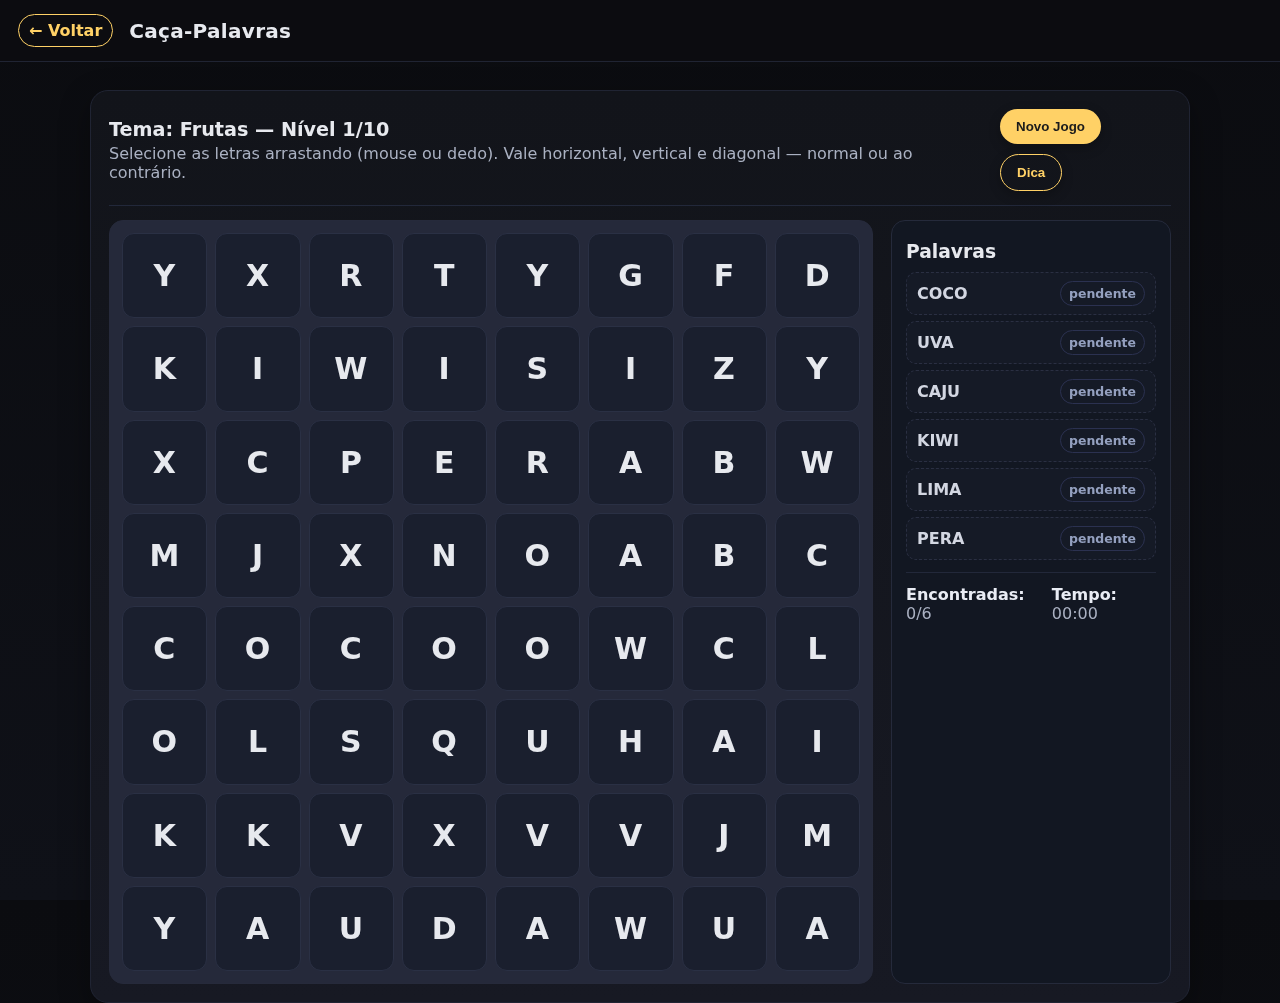
<file: caca-palavras.html>
<!DOCTYPE html> <html lang="pt-BR"> <head> <meta charset="UTF-8" /> <meta name="viewport" content="width=device-width, initial-scale=1" /> <title>Caça-Palavras • Vida Saudável 60+</title> <meta name="description" content="Jogo de caça-palavras acessível e responsivo." /> <link rel="stylesheet" href="caca.css" /> </head> <body> <header class="cp-header"> <a class="back" href="index.html" aria-label="Voltar">← Voltar</a> <h1>Caça-Palavras</h1> </header> <main class="cp-wrap"> <section class="cp-panel"> <div class="cp-top"> <div> <h2 class="cp-title">Tema: Hábitos Saudáveis</h2> <p class="cp-sub">Selecione as letras arrastando (mouse ou dedo). Vale horizontal, vertical e diagonal — normal ou ao contrário.</p> </div> <div class="cp-controls"> <button id="btn-novo" class="btn">Novo Jogo</button> <button id="btn-dica" class="btn btn-ghost">Dica</button> </div> </div> <div class="cp-game"> <div id="grid" class="grid" role="grid" aria-label="Grade de letras do caça-palavras"></div> <aside class="cp-aside"> <h3>Palavras</h3> <ul id="lista" class="lista" aria-live="polite"></ul> <div class="cp-stats"> <div><strong>Encontradas:</strong> <span id="found">0</span>/<span id="total">0</span></div> <div><strong>Tempo:</strong> <span id="tempo">00:00</span></div> </div> </aside> </div> </section> </main> <dialog id="win"> <h2>Parabéns! 🎉</h2> <p>Você encontrou todas as palavras.</p> <form method="dialog"> <button class="btn">Jogar novamente</button> </form> </dialog> <script src="caca.js"></script> </body> </html
</file>
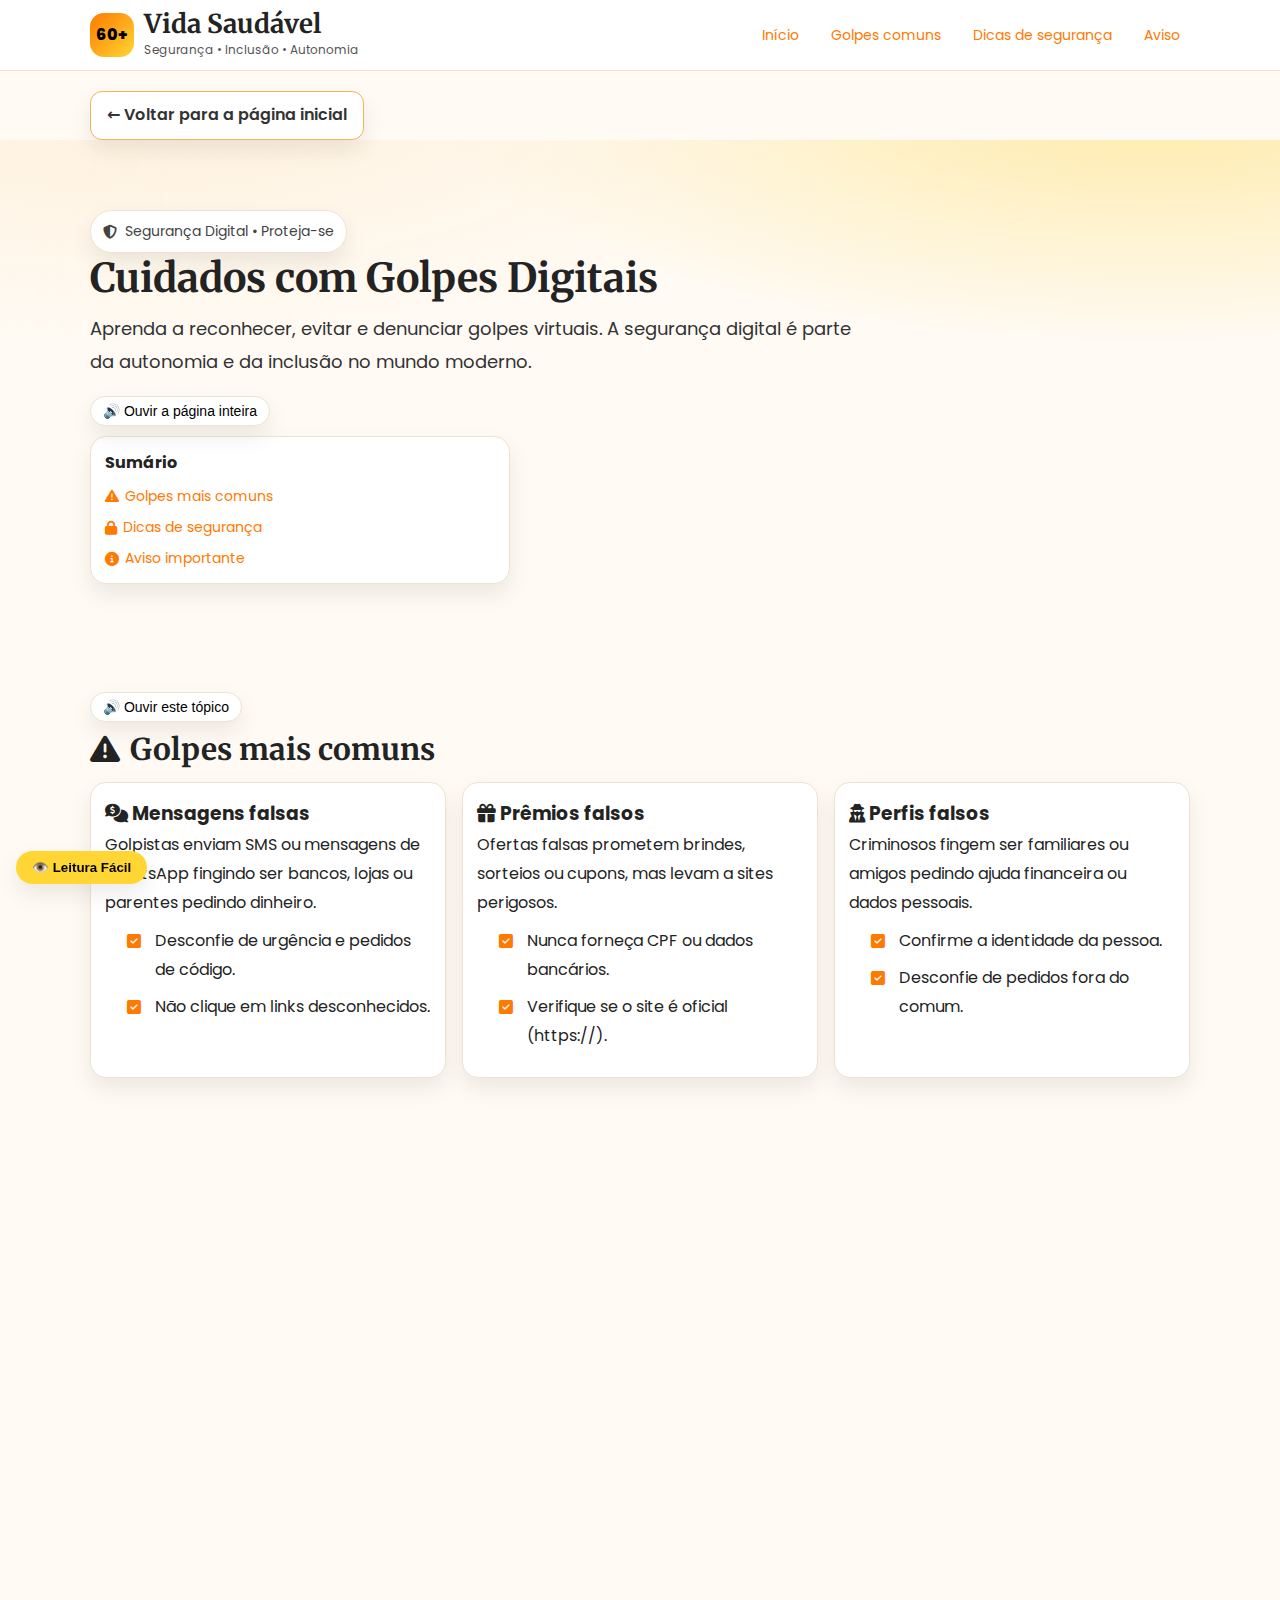
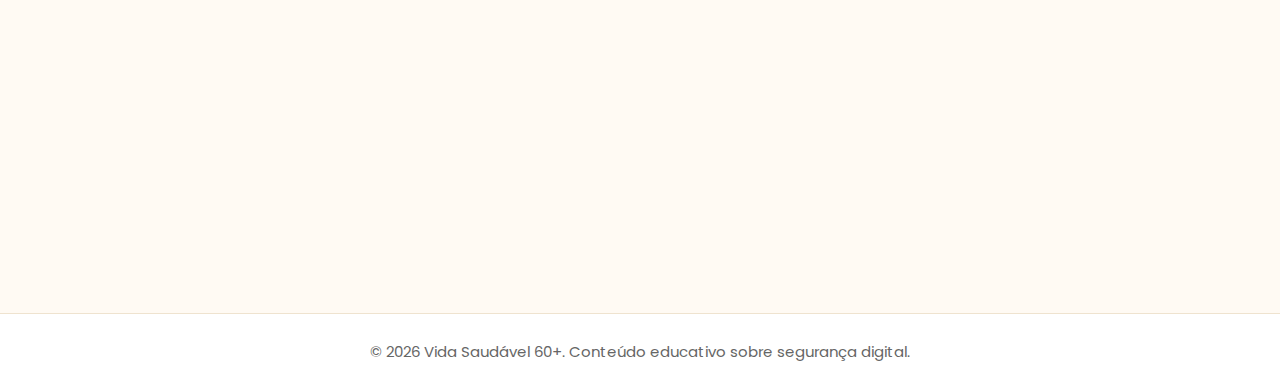
<file: Cuidadogolpes.html>
<!DOCTYPE html>
<html lang="pt-BR">
<head>
  <meta charset="UTF-8">
  <meta name="viewport" content="width=device-width, initial-scale=1.0">
  <title>Cuidados com Golpes Digitais • Vida Saudável 60+</title>
  <meta name="description" content="Aprenda a reconhecer e evitar golpes digitais. Dicas de segurança, privacidade e uso consciente da tecnologia para pessoas idosas.">
  <meta name="author" content="Projeto Vida Saudável 60+">

  <!-- Fontes e Ícones -->
  <link href="https://fonts.googleapis.com/css2?family=Merriweather:wght@700&family=Poppins:wght@400;500;600&display=swap" rel="stylesheet">
  <link href="https://cdnjs.cloudflare.com/ajax/libs/font-awesome/6.6.0/css/all.min.css" rel="stylesheet">

  <style>
    :root{
      --bg:#fffaf3; --card:#fff; --text:#232323; --muted:#555;
      --brand:#ff7a00; --brand-2:#ffd633; --border:#efe3cf;
      --shadow:0 10px 22px rgba(0,0,0,.08);
      --radius:18px; --container:1100px;
    }
    *{margin:0;padding:0;box-sizing:border-box}
    html{scroll-behavior:smooth}
    body{
      font-family:'Poppins',system-ui,sans-serif;
      background:var(--bg);
      color:var(--text);
      line-height:1.8;
    }
    body.easy-read{
      background:#fff;
      color:#000;
      font-size:1.1rem;
      line-height:2;
      letter-spacing:.2px;
    }
    img{max-width:100%;display:block;border-radius:14px}
    a{text-decoration:none;color:var(--brand)}
    a:hover{color:#b85d00}
    .container{width:min(var(--container),92%);margin:auto}
    .section{padding:clamp(28px,5vw,64px) 0}
    .section-title{
      font:700 clamp(22px,3vw,30px) 'Merriweather',serif;
      display:flex;align-items:center;gap:10px;margin-bottom:14px
    }
    .card{background:#fff;border:1px solid var(--border);border-radius:16px;box-shadow:var(--shadow);overflow:hidden}
    .card-body{padding:14px}
    .highlight{background:#fff9e6;border-left:6px solid var(--brand);padding:14px 18px;border-radius:12px;margin:14px 0}
    .list{margin:10px 0 12px 22px}
    .list li{margin-bottom:8px}
    .checklist li{list-style:none;margin:8px 0;padding-left:28px;position:relative}
    .checklist li::before{content:"\f14a";font-family:"Font Awesome 6 Free";font-weight:900;position:absolute;left:0;color:var(--brand)}
    .hero{
      background:radial-gradient(1200px 420px at 10% -10%,#fff1dc 0%,rgba(255,255,255,0) 60%),
                 radial-gradient(1200px 420px at 90% -10%,#ffeaa6 0%,rgba(255,255,255,0) 60%);
      padding:70px 0 36px;
    }
    .hero-inner{text-align:left;display:grid;gap:16px}
    .hero h1{font:700 clamp(26px,4vw,40px) 'Merriweather',serif}
    .hero p{max-width:780px;margin:10px 0 18px;font-size:18px;color:#333}
    .pill{
      display:inline-flex;gap:8px;align-items:center;
      background:#fff;border:1px solid var(--border);
      padding:8px 12px;border-radius:999px;font-size:14px;
      color:#444;box-shadow:var(--shadow)
    }
    .back-btn,.btn,.btn-light{
      display:inline-flex;align-items:center;gap:8px;
      padding:9px 16px;border-radius:12px;
      border:1px solid var(--border);
      font-weight:600;cursor:pointer;
      text-decoration:none;
    }
    .back-btn,.btn{
      background:linear-gradient(135deg,var(--brand),var(--brand-2));
      color:#222;border-color:#f0b45a;box-shadow:var(--shadow);
    }
    .back-btn:hover,.btn:hover{filter:brightness(.96);transform:translateY(-1px)}
    .btn-light{
      background:#fff;color:#333;box-shadow:var(--shadow);
    }
    .toc{
      margin-top:10px;
      background:#fff;
      border:1px solid var(--border);
      border-radius:16px;
      padding:12px 14px;
      box-shadow:var(--shadow);
      max-width:420px;
    }
    .toc strong{display:block;margin-bottom:6px}
    .toc ul{list-style:none;display:grid;gap:6px;font-size:14px}
    .toc a{color:var(--brand);display:flex;align-items:center;gap:6px}

    .grid{display:grid;gap:16px}
    @media(min-width:900px){.grid-3{grid-template-columns:repeat(3,1fr)}}

    .alerta{
      display:flex;gap:12px;align-items:flex-start;
      background:#fff;border:1px solid var(--border);
      border-radius:16px;padding:14px;
      box-shadow:var(--shadow);margin-top:20px
    }
    .alerta i{font-size:22px;color:var(--brand)}

    .site-footer{
      background:#fff;margin-top:40px;
      padding:24px 0;text-align:center;
      border-top:1px solid var(--border);
      color:#666;font-size:15px
    }

    /* HEADER PADRÃO */
    .site-header{
      background:#fff;
      border-bottom:1px solid var(--border);
      position:sticky;top:0;z-index:20;
    }
    .header-flex{
      display:flex;align-items:center;
      justify-content:space-between;
      gap:16px;
      padding:10px 0;
    }
    .brand{
      display:flex;align-items:center;gap:10px;
      color:inherit;text-decoration:none;
    }
    .brand-badge{
      width:44px;height:44px;border-radius:14px;
      display:grid;place-items:center;
      background:linear-gradient(135deg,var(--brand),var(--brand-2));
      font-weight:800;color:#000;
    }
    .brand-text h1{
      font-family:'Merriweather',serif;
      font-size:clamp(20px,2.3vw,26px);
      line-height:1.1;
    }
    .brand-text p{
      font-size:12px;color:var(--muted);
    }
    .menu-btn{
      display:none;
      width:40px;height:40px;
      border-radius:10px;
      border:1px solid var(--border);
      background:#fff;
      box-shadow:var(--shadow);
      align-items:center;justify-content:center;
      cursor:pointer;
    }
    .top-nav{
      display:flex;gap:12px;align-items:center;
      font-size:14px;
    }
    .top-nav a{
      padding:6px 10px;
      border-radius:999px;
    }
    .top-nav a:hover{
      background:#fff;box-shadow:var(--shadow);
    }

    @media(max-width:780px){
      .menu-btn{display:flex}
      .top-nav{
        position:absolute;right:4%;top:60px;
        background:#fff;
        border:1px solid var(--border);
        border-radius:14px;
        padding:10px;
        box-shadow:var(--shadow);
        display:none;flex-direction:column;
        min-width:190px;
      }
      .top-nav.open{display:flex}
    }

    /* ÁUDIO + BOTÕES */
    .audio-toolbar{
      margin:8px 0 8px;
      display:flex;
      gap:8px;
      flex-wrap:wrap;
    }
    .audio-btn{
      border-radius:999px;
      padding:6px 12px;
      border:1px solid var(--border);
      background:#fff;
      cursor:pointer;
      font-size:14px;
      display:inline-flex;
      align-items:center;
      gap:6px;
      box-shadow:var(--shadow);
    }
    .audio-btn:hover{background:#fff9e6}

    /* PROGRESSO + VOLTAR AO TOPO + LEITURA FÁCIL */
    #progressBar{
      position:fixed;
      top:0;left:0;
      height:4px;
      width:0%;
      background:linear-gradient(90deg,var(--brand),var(--brand-2));
      z-index:25;
    }
    .to-top{
      position:fixed;
      right:16px;bottom:16px;
      width:44px;height:44px;
      border-radius:12px;
      border:1px solid var(--border);
      background:#fff;
      display:none;
      align-items:center;justify-content:center;
      box-shadow:var(--shadow);
      cursor:pointer;
      z-index:30;
    }
    .to-top.show{display:flex}
    #easyReadBtn{
      position:fixed;
      left:16px;bottom:16px;
      padding:.55rem 1rem;
      border-radius:999px;
      border:0;
      background:var(--brand-2);
      box-shadow:var(--shadow);
      font-weight:700;
      cursor:pointer;
      z-index:30;
    }

    /* ANIMAÇÃO */
    [data-animate]{opacity:0;transform:translateY(26px);transition:all .55s ease-out}
    [data-animate].visible{opacity:1;transform:none}
  </style>
</head>
<body>

  <!-- Barra de progresso -->
  <div id="progressBar" aria-hidden="true"></div>

  <!-- HEADER -->
  <header class="site-header">
    <div class="container header-flex">
      <a class="brand" href="index.html#noticias" aria-label="Página inicial Vida Saudável 60+">
        <span class="brand-badge" aria-hidden="true">60+</span>
        <div class="brand-text">
          <h1>Vida Saudável</h1>
          <p>Segurança • Inclusão • Autonomia</p>
        </div>
      </a>

      <button id="menuBtn" class="menu-btn" aria-expanded="false" aria-controls="topNav" aria-label="Abrir menu">
        <i class="fa-solid fa-bars"></i>
      </button>

      <nav id="topNav" class="top-nav" aria-label="Navegação desta página">
        <a href="#inicio">Início</a>
        <a href="#golpes">Golpes comuns</a>
        <a href="#dicas">Dicas de segurança</a>
        <a href="#aviso-final">Aviso</a>
      </nav>
    </div>
  </header>

  <!-- Botão voltar -->
  <section class="section container" style="padding-top:20px; padding-bottom:0;">
    <a class="btn-light back-btn" href="index.html#noticias">← Voltar para a página inicial</a>
  </section>

  <!-- HERO -->
  <section id="inicio" class="hero" data-animate>
    <div class="container hero-inner">
      <div>
        <span class="pill"><i class="fa-solid fa-shield-halved"></i> Segurança Digital • Proteja-se</span>
        <h1>Cuidados com Golpes Digitais</h1>
        <p>Aprenda a reconhecer, evitar e denunciar golpes virtuais. A segurança digital é parte da autonomia e da inclusão no mundo moderno.</p>

        <!-- Áudio da página inteira -->
        <div class="audio-toolbar">
          <button class="audio-btn" data-section="page-all">🔊 Ouvir a página inteira</button>
        </div>

        <!-- Sumário -->
        <nav class="toc" aria-label="Sumário desta página">
          <strong>Sumário</strong>
          <ul>
            <li><a href="#golpes"><i class="fa-solid fa-triangle-exclamation"></i> Golpes mais comuns</a></li>
            <li><a href="#dicas"><i class="fa-solid fa-lock"></i> Dicas de segurança</a></li>
            <li><a href="#aviso-final"><i class="fa-solid fa-circle-info"></i> Aviso importante</a></li>
          </ul>
        </nav>
      </div>
    </div>
  </section>

  <main class="container">

    <!-- Golpes Comuns -->
    <section id="golpes" class="section" data-animate>
      <div class="audio-toolbar">
        <button class="audio-btn" data-section="golpes">🔊 Ouvir este tópico</button>
      </div>

      <h2 class="section-title"><i class="fa-solid fa-triangle-exclamation"></i> Golpes mais comuns</h2>
      <div class="grid grid-3">
        <article class="card"><div class="card-body">
          <h3><i class="fa-solid fa-comments-dollar"></i> Mensagens falsas</h3>
          <p>Golpistas enviam SMS ou mensagens de WhatsApp fingindo ser bancos, lojas ou parentes pedindo dinheiro.</p>
          <ul class="list checklist">
            <li>Desconfie de urgência e pedidos de código.</li>
            <li>Não clique em links desconhecidos.</li>
          </ul>
        </div></article>

        <article class="card"><div class="card-body">
          <h3><i class="fa-solid fa-gift"></i> Prêmios falsos</h3>
          <p>Ofertas falsas prometem brindes, sorteios ou cupons, mas levam a sites perigosos.</p>
          <ul class="list checklist">
            <li>Nunca forneça CPF ou dados bancários.</li>
            <li>Verifique se o site é oficial (https://).</li>
          </ul>
        </div></article>

        <article class="card"><div class="card-body">
          <h3><i class="fa-solid fa-user-secret"></i> Perfis falsos</h3>
          <p>Criminosos fingem ser familiares ou amigos pedindo ajuda financeira ou dados pessoais.</p>
          <ul class="list checklist">
            <li>Confirme a identidade da pessoa.</li>
            <li>Desconfie de pedidos fora do comum.</li>
          </ul>
        </div></article>
      </div>
    </section>

    <!-- Dicas de Proteção -->
    <section id="dicas" class="section" data-animate>
      <div class="audio-toolbar">
        <button class="audio-btn" data-section="dicas">🔊 Ouvir este tópico</button>
      </div>

      <h2 class="section-title"><i class="fa-solid fa-lock"></i> Dicas de segurança</h2>
      <ul class="list checklist">
        <li>Use <strong>senhas fortes</strong> com letras, números e símbolos.</li>
        <li>Ative a <strong>verificação em duas etapas</strong> nos aplicativos.</li>
        <li>Evite usar Wi-Fi público para acessar bancos.</li>
        <li>Revise permissões de apps no celular.</li>
        <li>Mantenha antivírus e sistema atualizados.</li>
      </ul>
      <div class="highlight">
        <strong>Regra de ouro:</strong> na dúvida, <em>não clique</em> — peça ajuda a alguém de confiança.
      </div>
    </section>

    <!-- Aviso -->
    <section id="aviso-final" class="section" data-animate>
      <div class="audio-toolbar">
        <button class="audio-btn" data-section="aviso-final">🔊 Ouvir este tópico</button>
      </div>

      <div class="alerta">
        <i class="fa-solid fa-circle-info"></i>
        <p><strong>Aviso:</strong> Este conteúdo é educativo. Em caso de golpe, registre ocorrência na delegacia ou procure o <strong>Procon</strong> da sua cidade.</p>
      </div>
    </section>

  </main>

  <!-- Voltar ao topo -->
  <button id="toTop" class="to-top" aria-label="Voltar ao topo">
    <i class="fa-solid fa-arrow-up"></i>
  </button>

  <!-- Botão modo leitura fácil -->
  <button id="easyReadBtn" aria-label="Ativar modo leitura fácil">
    👁️ Leitura Fácil
  </button>

  <footer class="site-footer">
    <p>&copy; <span id="anoAtual"></span> Vida Saudável 60+. Conteúdo educativo sobre segurança digital.</p>
  </footer>

  <script>
    // Ano atual
    document.getElementById('anoAtual').textContent = new Date().getFullYear();

    // Menu responsivo
    const menuBtn = document.getElementById('menuBtn');
    const topNav = document.getElementById('topNav');
    if (menuBtn && topNav) {
      menuBtn.addEventListener('click', () => {
        const isOpen = topNav.classList.toggle('open');
        menuBtn.setAttribute('aria-expanded', isOpen ? 'true' : 'false');
      });
    }

    // Barra de progresso + botão voltar ao topo
    const bar = document.getElementById('progressBar');
    const toTop = document.getElementById('toTop');

    window.addEventListener('scroll', () => {
      const h = document.documentElement;
      const s = (h.scrollTop) / (h.scrollHeight - h.clientHeight) * 100;
      if (bar) bar.style.width = s + '%';
      if (toTop) toTop.classList.toggle('show', h.scrollTop > 300);
    }, { passive: true });

    if (toTop) {
      toTop.addEventListener('click', () => {
        window.scrollTo({ top: 0, behavior:'smooth' });
      });
    }

    // Animação de entrada
    const ob = new IntersectionObserver(entries => {
      entries.forEach(e => {
        if(e.isIntersecting) e.target.classList.add('visible');
      });
    }, {threshold:0.2});
    document.querySelectorAll('[data-animate]').forEach(el => ob.observe(el));

    // Modo leitura fácil
    const easyBtn = document.getElementById('easyReadBtn');
    if (easyBtn) {
      easyBtn.addEventListener('click', () => {
        document.body.classList.toggle('easy-read');
      });
    }

    // ===== LEITURA EM ÁUDIO (SEM LER BOTÕES/MENU/SUMÁRIO/LINKS) =====
    function speakText(text) {
      if (!('speechSynthesis' in window)) {
        alert('Seu navegador não suporta leitura em voz. Tente usar o Google Chrome 😉');
        return;
      }
      window.speechSynthesis.cancel();
      const utter = new SpeechSynthesisUtterance(text);
      utter.lang = 'pt-BR';
      utter.rate = 0.95;
      utter.pitch = 1;
      window.speechSynthesis.speak(utter);
    }

    function extractCleanText(root) {
      if (!root) return '';
      const clone = root.cloneNode(true);

      const removeSelectors = [
        '.audio-toolbar',
        'button',
        'nav',
        'a',
        'iframe',
        'script','style',
        'i'
      ];

      clone.querySelectorAll(removeSelectors.join(',')).forEach(el => el.remove());

      return (clone.textContent || '')
        .replace(/[ \t]+\n/g, '\n')
        .replace(/\n{3,}/g, '\n\n')
        .replace(/[ \t]{2,}/g, ' ')
        .trim();
    }

    document.querySelectorAll('.audio-btn').forEach(btn => {
      btn.addEventListener('click', () => {
        const target = btn.getAttribute('data-section');

        if (target === 'page-all') {
          const main = document.querySelector('main');
          const text = extractCleanText(main);
          if (text) speakText(text);
          return;
        }

        const section = document.getElementById(target);
        const text = extractCleanText(section);
        if (text) speakText(text);
      });
    });

    // Cancela áudio ao sair da página
    window.addEventListener('beforeunload', () => {
      if ('speechSynthesis' in window) {
        window.speechSynthesis.cancel();
      }
    });
  </script>
</body>
</html>
</file>
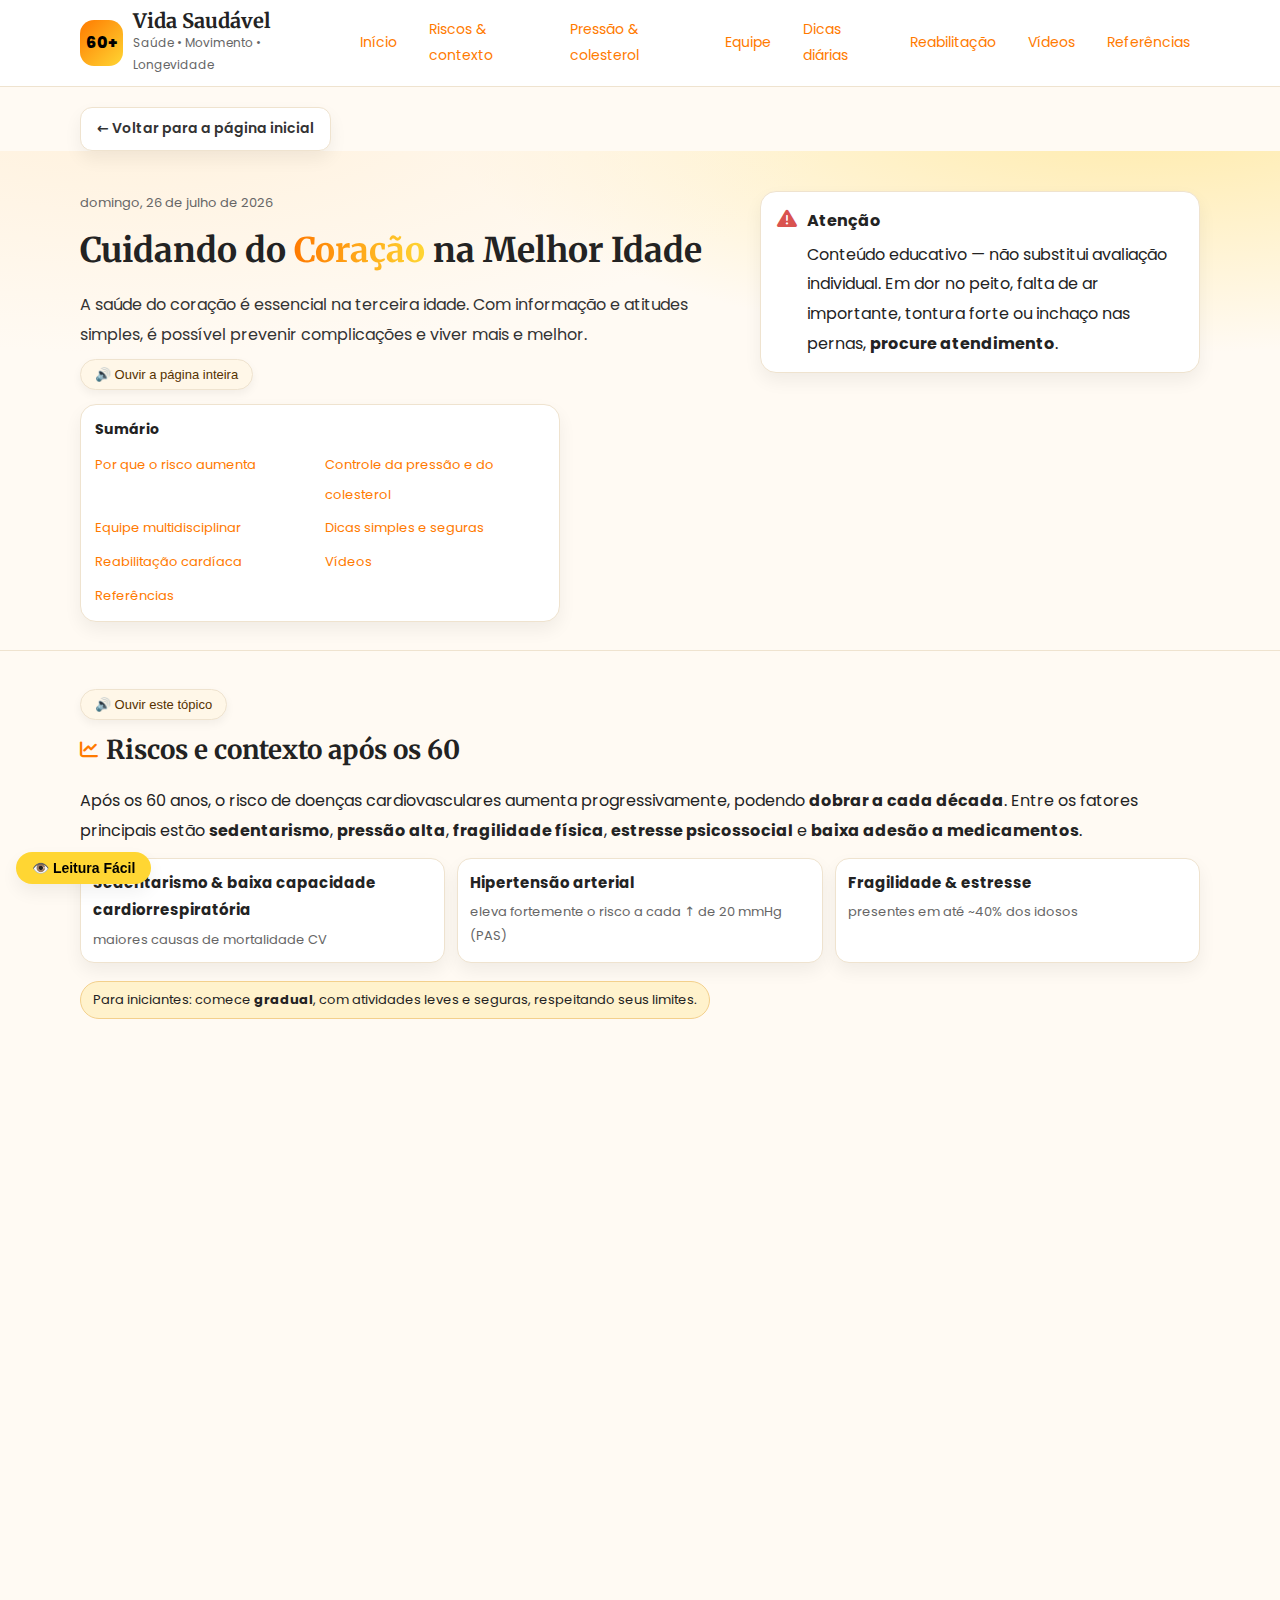
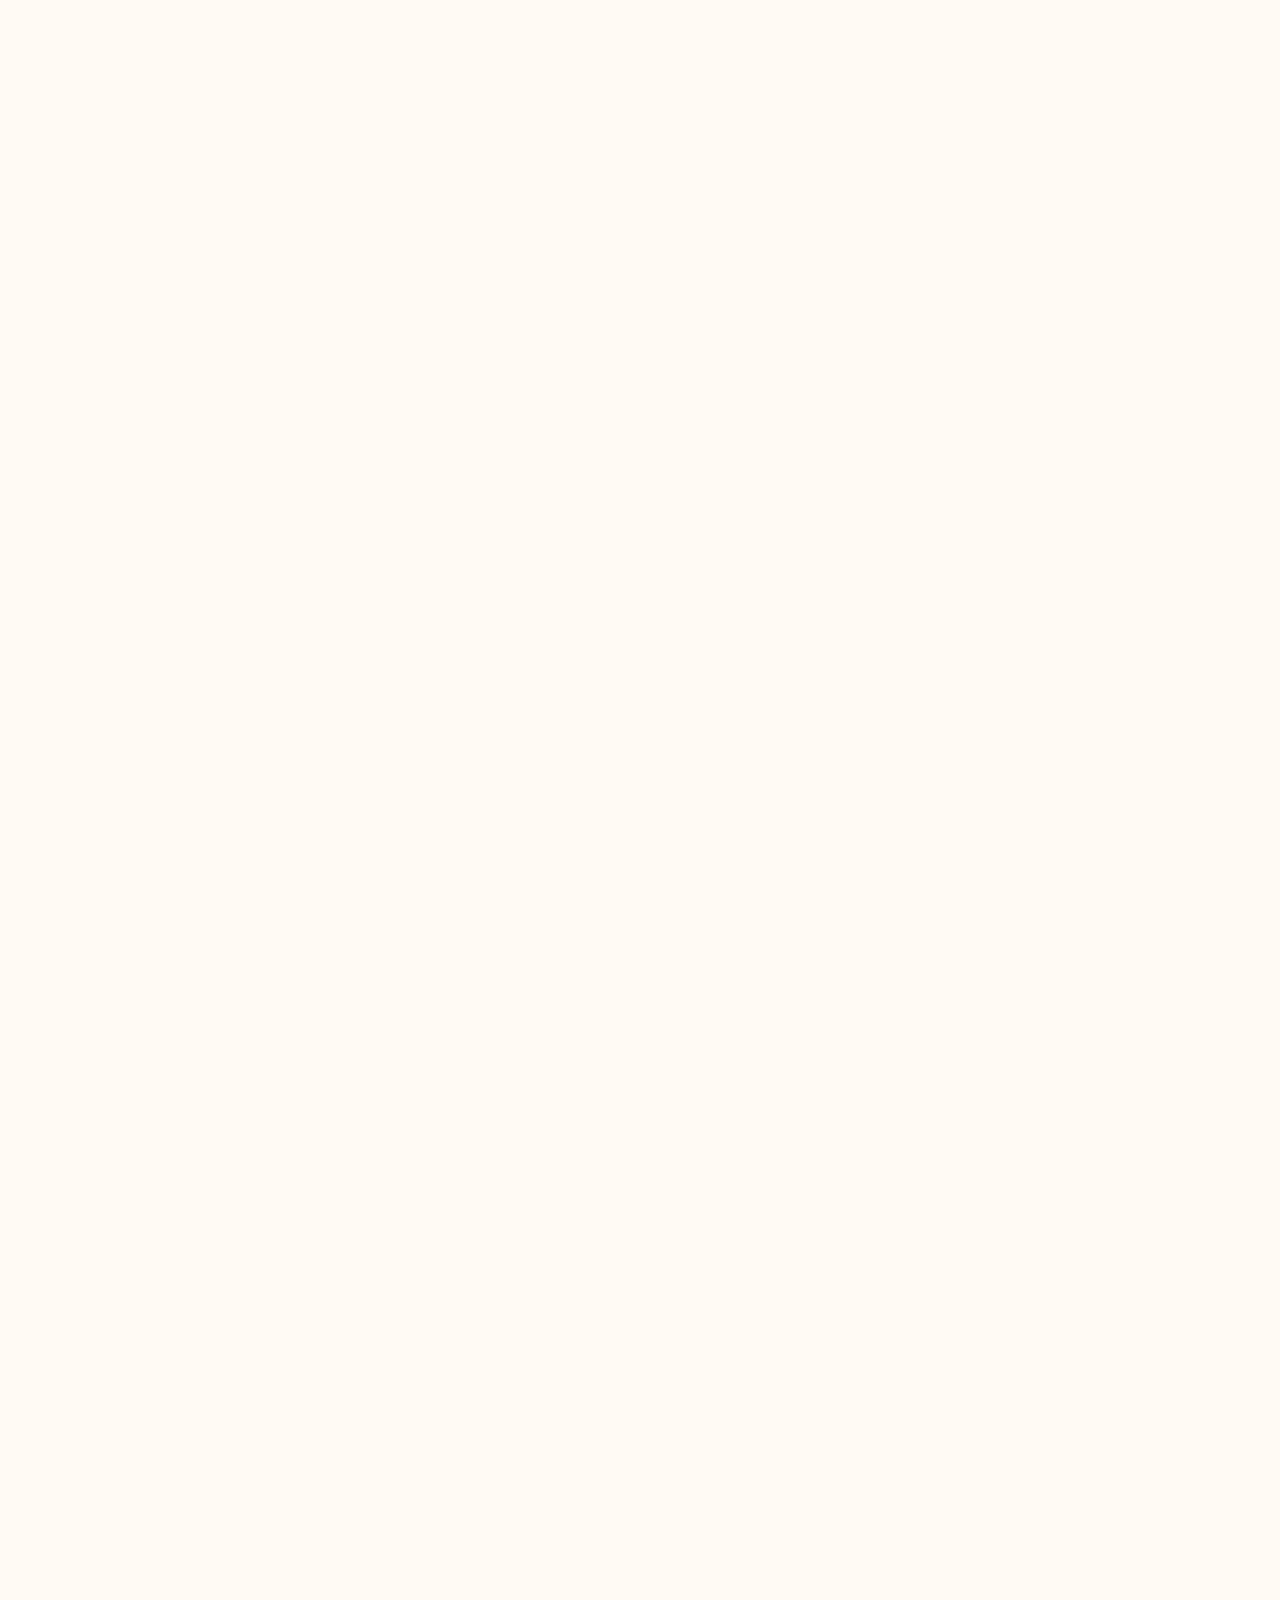
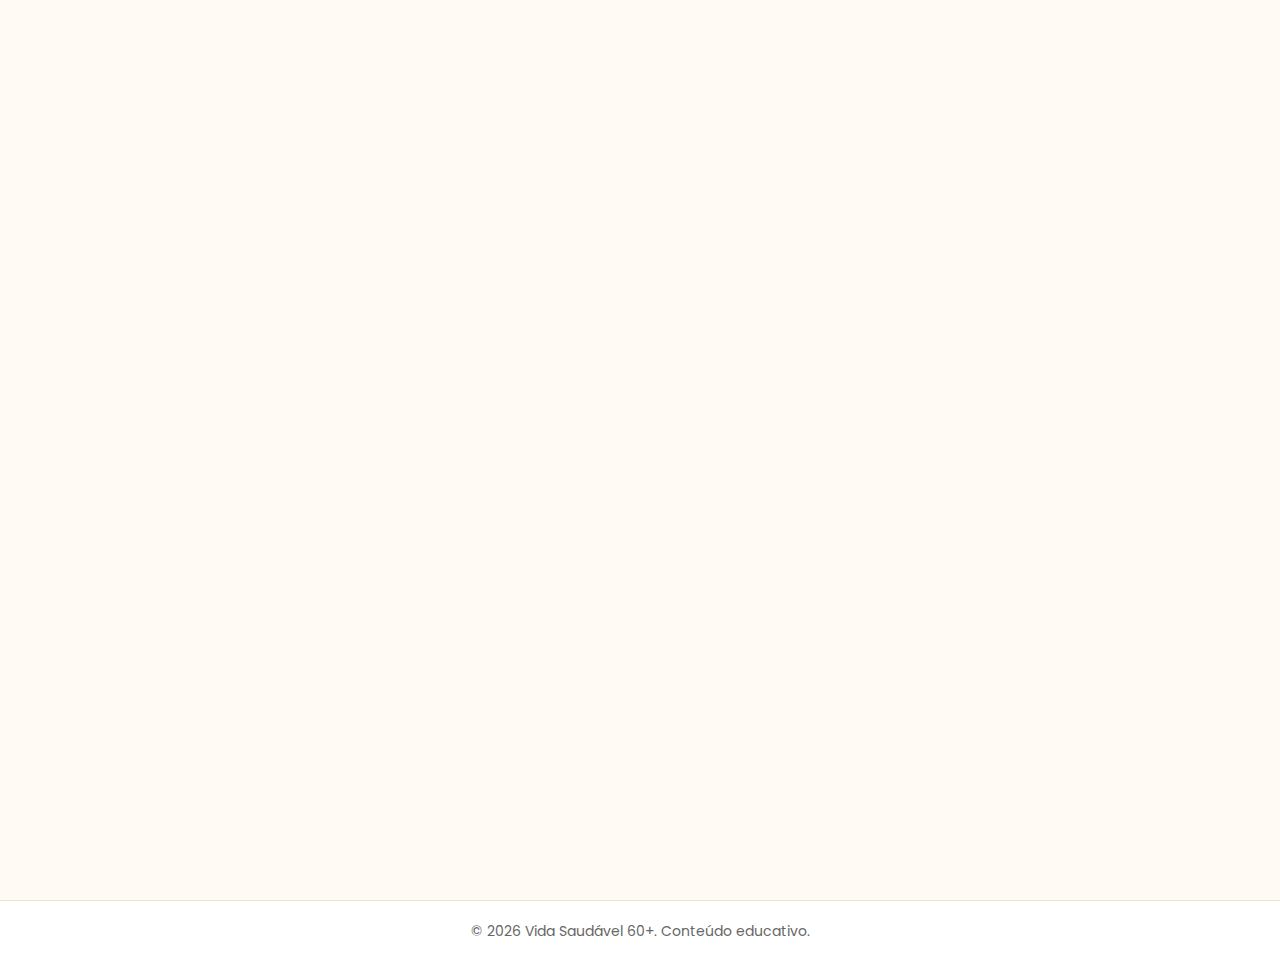
<file: cuidando-do-coracao.html>
<!DOCTYPE html>
<html lang="pt-BR">
<head>
  <meta charset="UTF-8" />
  <meta name="viewport" content="width=device-width, initial-scale=1" />
  <title>Cuidando do Coração na Melhor Idade • Vida Saudável 60+</title>
  <meta name="description" content="Dicas práticas e seguras para cuidar do coração após os 60 anos: riscos, pressão, equipe multidisciplinar, reabilitação cardíaca, sinais de alerta e vídeos." />

  <!-- Fontes e ícones -->
  <link href="https://fonts.googleapis.com/css2?family=Merriweather:wght@700&family=Poppins:wght@400;500;600&display=swap" rel="stylesheet">
  <link href="https://cdnjs.cloudflare.com/ajax/libs/font-awesome/6.6.0/css/all.min.css" rel="stylesheet">

  <!-- CSS base do projeto -->
  <link rel="stylesheet" href="style1.css" />
</head>
<body>

  <!-- Barra de progresso -->
  <div id="progressBar" aria-hidden="true"></div>

  <!-- Cabeçalho -->
  <header class="site-header">
    <div class="container header-flex">
      <!-- volta para o index na seção de notícias -->
      <a class="brand" href="index.html#noticias" aria-label="Página inicial Vida Saudável 60+">
        <span class="brand-badge" aria-hidden="true">60+</span>
        <div class="brand-text">
          <h1>Vida Saudável</h1>
          <p>Saúde • Movimento • Longevidade</p>
        </div>
      </a>

      <button id="menuBtn" class="menu-btn" aria-expanded="false" aria-controls="topNav" aria-label="Abrir menu">
        <i class="fa-solid fa-bars"></i>
      </button>

      <nav id="topNav" class="top-nav" aria-label="Navegação principal">
        <a href="#inicio">Início</a>
        <a href="#riscos">Riscos & contexto</a>
        <a href="#pressao">Pressão & colesterol</a>
        <a href="#equipe">Equipe</a>
        <a href="#dicas">Dicas diárias</a>
        <a href="#rc">Reabilitação</a>
        <a href="#videos">Vídeos</a>
        <a href="#referencias">Referências</a>
      </nav>
    </div>
  </header>

  <!-- Botão voltar -->
  <section class="section container" style="padding-top:20px; padding-bottom:0;">
    <a class="btn btn-light" href="index.html#noticias">← Voltar para a página inicial</a>
  </section>

  <!-- Hero -->
  <section id="inicio" class="hero">
    <div class="container hero-grid">
      <div class="hero-text">
        <small id="dataHoje" class="hero-date" aria-live="polite"></small>
        <h2>Cuidando do <span>Coração</span> na Melhor Idade</h2>
        <p>A saúde do coração é essencial na terceira idade. Com informação e atitudes simples, é possível prevenir complicações e viver mais e melhor.</p>

        <!-- Áudio da página inteira -->
        <div class="audio-toolbar">
          <button class="audio-btn" data-section="page-all">
            🔊 Ouvir a página inteira
          </button>
        </div>

        <nav class="toc" aria-label="Sumário desta página">
          <strong>Sumário</strong>
          <ul>
            <li><a href="#riscos">Por que o risco aumenta</a></li>
            <li><a href="#pressao">Controle da pressão e do colesterol</a></li>
            <li><a href="#equipe">Equipe multidisciplinar</a></li>
            <li><a href="#dicas">Dicas simples e seguras</a></li>
            <li><a href="#rc">Reabilitação cardíaca</a></li>
            <li><a href="#videos">Vídeos</a></li>
            <li><a href="#referencias">Referências</a></li>
          </ul>
        </nav>
      </div>

      <aside class="alerta" data-animate>
        <i class="fa-solid fa-triangle-exclamation" aria-hidden="true"></i>
        <div>
          <h3>Atenção</h3>
          <p>Conteúdo educativo — não substitui avaliação individual. Em dor no peito, falta de ar importante, tontura forte ou inchaço nas pernas, <strong>procure atendimento</strong>.</p>
        </div>
      </aside>
    </div>
  </section>

  <main>
    <!-- Riscos & Contexto -->
    <section id="riscos" class="section container" data-animate>
      <div class="audio-toolbar">
        <button class="audio-btn" data-section="riscos">🔊 Ouvir este tópico</button>
      </div>

      <h3 class="section-title"><i class="fa-solid fa-chart-line"></i> Riscos e contexto após os 60</h3>
      <p>Após os 60 anos, o risco de doenças cardiovasculares aumenta progressivamente, podendo <strong>dobrar a cada década</strong>. Entre os fatores principais estão <strong>sedentarismo</strong>, <strong>pressão alta</strong>, <strong>fragilidade física</strong>, <strong>estresse psicossocial</strong> e <strong>baixa adesão a medicamentos</strong>.</p>

      <div class="kpis">
        <div class="kpi">
          <h4>Sedentarismo & baixa capacidade cardiorrespiratória</h4>
          <p>maiores causas de mortalidade CV</p>
        </div>
        <div class="kpi">
          <h4>Hipertensão arterial</h4>
          <p>eleva fortemente o risco a cada ↑ de 20 mmHg (PAS)</p>
        </div>
        <div class="kpi">
          <h4>Fragilidade & estresse</h4>
          <p>presentes em até ~40% dos idosos</p>
        </div>
      </div>

      <p class="badge">Para iniciantes: comece <strong>gradual</strong>, com atividades leves e seguras, respeitando seus limites.</p>
    </section>

    <!-- Pressão & Colesterol -->
    <section id="pressao" class="section container" data-animate>
      <div class="audio-toolbar">
        <button class="audio-btn" data-section="pressao">🔊 Ouvir este tópico</button>
      </div>

      <h3 class="section-title"><i class="fa-solid fa-heart-pulse"></i> Controle da pressão e do colesterol</h3>
      <p>Manter a pressão arterial e o colesterol sob controle reduz de forma expressiva o risco de <strong>infarto</strong> e <strong>AVC</strong> — com benefício ainda mais evidente em idosos acima de 80 anos.</p>

      <div class="callouts">
        <div class="callout">
          <h4>Metas individualizadas</h4>
          <p>O alvo de pressão deve considerar <strong>fragilidade</strong> e <strong>função cognitiva</strong>. Pessoas saudáveis ou levemente frágeis podem se beneficiar de metas mais intensivas (ex.: PAS &lt; 120 mmHg) sob supervisão médica.</p>
        </div>
        <div class="callout info">
          <h4>Segurança em primeiro lugar</h4>
          <p>Idosos frágeis ou com comprometimento cognitivo têm maior risco de efeitos adversos com tratamento intensivo. <strong>Equilíbrio entre benefício e segurança</strong> é essencial.</p>
        </div>
      </div>
    </section>

    <!-- Equipe Multidisciplinar -->
    <section id="equipe" class="section container" data-animate>
      <div class="audio-toolbar">
        <button class="audio-btn" data-section="equipe">🔊 Ouvir este tópico</button>
      </div>

      <h3 class="section-title"><i class="fa-solid fa-users-medical"></i> Equipe multidisciplinar: quem faz o quê</h3>
      <div class="table-wrap" role="region" aria-label="Papéis da equipe">
        <table class="clean">
          <thead>
            <tr>
              <th style="width:28%">Profissional</th>
              <th>Função e foco</th>
            </tr>
          </thead>
          <tbody>
            <tr>
              <td><strong>Cardiologista / Médico</strong></td>
              <td>Supervisiona o programa, ajusta tratamento medicamentoso (ex.: controle de PA e colesterol), lida com diagnóstico e complicações cardíacas.</td>
            </tr>
            <tr>
              <td><strong>Fisiologista do Exercício / Fisioterapeuta</strong></td>
              <td>Prescrição e supervisão individualizada de exercícios (aeróbico, força, flexibilidade/equilíbrio), garantindo segurança e eficácia para a capacidade funcional do idoso.</td>
            </tr>
            <tr>
              <td><strong>Nutricionista / Dietista</strong></td>
              <td>Aconselhamento dietético e educação: reduzir gordura saturada, aumentar fibras e adequar ingestão de sal — fundamentais para PA e colesterol.</td>
            </tr>
          </tbody>
        </table>
      </div>
    </section>

    <!-- Dicas e Sinais de Alerta -->
    <section id="dicas" class="section container" data-animate>
      <div class="audio-toolbar">
        <button class="audio-btn" data-section="dicas">🔊 Ouvir este tópico</button>
      </div>

      <h3 class="section-title"><i class="fa-solid fa-lightbulb"></i> Dicas simples e seguras</h3>

      <div class="tips" style="margin-bottom:10px">
        <div class="tip"><i class="fa-solid fa-person-walking"></i><div>Levante-se e caminhe a cada hora para evitar longos períodos sentado.</div></div>
        <div class="tip"><i class="fa-solid fa-shoe-prints"></i><div>Aumente gradualmente sua contagem de passos (mesmo devagar já ajuda).</div></div>
        <div class="tip"><i class="fa-solid fa-dumbbell"></i><div>Exercícios leves de força e equilíbrio (ex.: sentar e levantar da cadeira).</div></div>
        <div class="tip"><i class="fa-solid fa-person-walking-arrow-right"></i><div>Caminhar com regularidade é simples, seguro e muito eficaz.</div></div>
      </div>

      <h4 class="section-title" style="font-size:18px"><i class="fa-solid fa-triangle-exclamation"></i> Sinais de alerta (procure atendimento)</h4>
      <ul class="alert-list">
        <li>Dor no peito em repouso ou mais intensa que o habitual (angina instável).</li>
        <li>Falta de ar significativa ou inchaço nas pernas (insuficiência cardíaca).</li>
        <li>Pressão muito alta (≥ 180/100 mmHg).</li>
        <li>Batimentos irregulares graves (arritmias).</li>
        <li>Sinais de falta de oxigênio no coração após infarto.</li>
      </ul>
    </section>

    <!-- Reabilitação Cardíaca -->
    <section id="rc" class="section container" data-animate>
      <div class="audio-toolbar">
        <button class="audio-btn" data-section="rc">🔊 Ouvir este tópico</button>
      </div>

      <h3 class="section-title"><i class="fa-solid fa-hands-holding-heart"></i> Reabilitação cardíaca (RC)</h3>
      <p>A <strong>RC baseada em exercícios</strong> é uma das estratégias mais eficazes de prevenção secundária.</p>
      <div class="callouts">
        <div class="callout">
          <h4>Benefícios</h4>
          <ul>
            <li>Reduz risco de novo infarto e de internações.</li>
            <li>Melhora força, resistência e qualidade de vida.</li>
          </ul>
        </div>
        <div class="callout info">
          <h4>Como funciona</h4>
          <ul>
            <li>Exercícios supervisionados, educação (dieta, PA, tabagismo) e suporte emocional.</li>
            <li>Pode ser realizada em hospitais, na comunidade ou em casa com supervisão remota.</li>
          </ul>
        </div>
      </div>

      <h4 class="section-title" style="font-size:18px"><i class="fa-solid fa-people-roof"></i> Papel da família e cuidadores</h4>
      <ul class="alert-list">
        <li>Ajudar na <strong>adesão aos medicamentos</strong> e organização dos horários.</li>
        <li>Incentivar atividades leves, sem pressionar, e participar quando possível.</li>
        <li>Oferecer apoio emocional para reduzir estresse, ansiedade e depressão.</li>
        <li>Reforçar hábitos saudáveis de alimentação e estilo de vida.</li>
        <li>Ficar atento aos sinais de alerta para agir rapidamente.</li>
      </ul>
    </section>

    <!-- VÍDEOS -->
    <section id="videos" class="section container" data-animate>
      <div class="audio-toolbar">
        <button class="audio-btn" data-section="videos">🔊 Ouvir explicação dos vídeos</button>
      </div>

      <div class="section-head">
        <h3 class="section-title"><i class="fa-solid fa-video"></i> Vídeos</h3>
      </div>

      <div class="video-grid">
        <!-- Drauzio: Como envelhecer com mais saúde -->
        <article class="card" aria-label="Vídeo Drauzio Varella - Como envelhecer com mais saúde">
          <div class="video-wrap">
            <iframe
              title="Como envelhecer com mais saúde? - Drauzio Varella"
              src="https://www.youtube.com/embed/pzB6zPJI238"
              loading="lazy"
              frameborder="0"
              allow="accelerometer; autoplay; clipboard-write; encrypted-media; gyroscope; picture-in-picture; web-share"
              allowfullscreen>
            </iframe>
          </div>
          <div class="card-body">
            <h4>Como envelhecer com mais saúde?</h4>
            <p>Dicas gerais para uma vida mais longa e ativa com Dr. Drauzio Varella.</p>
            <div class="actions-row">
              <a class="btn btn-ghost"
                 href="https://www.youtube.com/watch?v=pzB6zPJI238"
                 target="_blank" rel="noopener noreferrer"
                 aria-label="Abrir vídeo Drauzio Varella no YouTube">
                <i class="fa-brands fa-youtube"></i> Abrir no YouTube
              </a>
            </div>
          </div>
        </article>

        <!-- 5 dicas para proteger seu coração - Ministério da Saúde -->
        <article class="card" aria-label="Vídeo 5 dicas para proteger o coração - Ministério da Saúde">
          <div class="video-wrap">
            <iframe
              title="5 dicas para proteger seu coração - Ministério da Saúde"
              src="https://www.youtube.com/embed/TYewcj0TnFU"
              loading="lazy"
              frameborder="0"
              allow="accelerometer; autoplay; clipboard-write; encrypted-media; gyroscope; picture-in-picture; web-share"
              allowfullscreen>
            </iframe>
          </div>
          <div class="card-body">
            <h4>5 dicas para proteger seu coração</h4>
            <p>Orientações simples e eficazes do Ministério da Saúde.</p>
            <div class="actions-row">
              <a class="btn btn-ghost"
                 href="https://www.youtube.com/watch?v=TYewcj0TnFU"
                 target="_blank" rel="noopener noreferrer"
                 aria-label="Abrir vídeo 5 dicas para proteger o coração no YouTube">
                <i class="fa-brands fa-youtube"></i> Abrir no YouTube
              </a>
            </div>
          </div>
        </article>

        <!-- Eduardo Machado: Prevenção Cardiovascular -->
        <article class="card" aria-label="Vídeo Eduardo Machado - Prevenção Cardiovascular e Hábitos de Vida">
          <div class="video-wrap">
            <iframe
              title="Eduardo Machado - Prevenção Cardiovascular e Hábitos de Vida"
              src="https://www.youtube.com/embed/40eDfXM1ESQ"
              loading="lazy"
              frameborder="0"
              allow="accelerometer; autoplay; clipboard-write; encrypted-media; gyroscope; picture-in-picture; web-share"
              allowfullscreen>
            </iframe>
          </div>
          <div class="card-body">
            <h4>Prevenção Cardiovascular e Hábitos de Vida</h4>
            <p>O cardiologista Eduardo Machado fala sobre saúde do coração e estilo de vida saudável.</p>
            <div class="actions-row">
              <a class="btn btn-ghost"
                 href="https://www.youtube.com/watch?v=40eDfXM1ESQ"
                 target="_blank" rel="noopener noreferrer"
                 aria-label="Abrir vídeo Eduardo Machado no YouTube">
                <i class="fa-brands fa-youtube"></i> Abrir no YouTube
              </a>
            </div>
          </div>
        </article>
      </div>
    </section>

    <!-- Referências -->
    <section id="referencias" class="section container" data-animate>
      <div class="audio-toolbar">
        <button class="audio-btn" data-section="referencias">🔊 Ouvir este tópico</button>
      </div>

      <h3 class="section-title"><i class="fa-solid fa-book"></i> Referências bibliográficas</h3>
      <ol class="refs">
        <li>Ambrosetti M, et al. Secondary prevention through comprehensive cardiovascular rehabilitation: 2020 update. <em>Eur J Prev Cardiol</em>. 2021;28(5):460–495. DOI: <a class="doi" href="https://doi.org/10.1177/2047487320963032" target="_blank" rel="noopener">10.1177/2047487320963032</a></li>
        <li>Chaves GS, et al. Maintenance of gains following cardiac rehabilitation in a middle-income country. <em>J Am Heart Assoc</em>. 2019;8(4):e011228. DOI: <a class="doi" href="https://doi.org/10.1161/JAHA.118.011228" target="_blank" rel="noopener">10.1161/JAHA.118.011228</a></li>
        <li>Dibben G, et al. Exercise-based cardiac rehabilitation for coronary heart disease (Review). <em>Cochrane Database Syst Rev</em>. 2021;(11):CD001800. DOI: <a class="doi" href="https://doi.org/10.1002/14651858.CD001800.pub4" target="_blank" rel="noopener">10.1002/14651858.CD001800.pub4</a></li>
        <li>Edwards JJ, et al. Exercise training and resting blood pressure: meta-analysis. <em>Br J Sports Med</em>. 2023. DOI: <a class="doi" href="https://doi.org/10.1136/bjsports-2022-106503" target="_blank" rel="noopener">10.1136/bjsports-2022-106503</a></li>
        <li>Evenson KR, et al. Physical activity, sedentary behavior & mortality. <em>Am J Epidemiol</em>. 2016;184(9):621–632. DOI: <a class="doi" href="https://doi.org/10.1093/aje/kwv234" target="_blank" rel="noopener">10.1093/aje/kwv234</a></li>
        <li>Hu H, et al. Aerobic exercise in older hypertensive patients. <em>Int J Gen Med</em>. 2025. DOI: <a class="doi" href="https://doi.org/10.2147/IJGM.S516371" target="_blank" rel="noopener">10.2147/IJGM.S516371</a></li>
        <li>Izzo Jr JL, et al. Importance of systolic BP in older Americans. <em>Hypertension</em>. 2000;35:1021–1024. DOI: <a class="doi" href="https://doi.org/10.1161/01.HYP.35.4.1021" target="_blank" rel="noopener">10.1161/01.HYP.35.4.1021</a></li>
        <li>Kaess BM, et al. Aortic stiffness & incident hypertension. <em>JAMA</em>. 2012;308:875–881. DOI: <a class="doi" href="https://doi.org/10.1001/2012.jama.10503" target="_blank" rel="noopener">10.1001/2012.jama.10503</a></li>
        <li>Low JHM, et al. Intensity of dietary counselling & cardiometabolic health. <em>Nutrients</em>. 2021;13(9):2936. DOI: <a class="doi" href="https://doi.org/10.3390/nu13092936" target="_blank" rel="noopener">10.3390/nu13092936</a></li>
        <li>Prommaban A, et al. Exercise interventions on frailty. <em>J Clin Med</em>. 2024;13:6570. DOI: <a class="doi" href="https://doi.org/10.3390/jcm13216570" target="_blank" rel="noopener">10.3390/jcm13216570</a></li>
        <li>Rukskulpiwat S, et al. Medication adherence in older adults with hypertension. <em>Patient Prefer Adherence</em>. 2024;18:957–967. DOI: <a class="doi" href="https://doi.org/10.2147/PPA.S459678" target="_blank" rel="noopener">10.2147/PPA.S459678</a></li>
        <li>Santaularia N, et al. Supervised exercise training & readmission. <em>Eur J Cardiovasc Nurs</em>. 2017;16(3):201–212. DOI: <a class="doi" href="https://doi.org/10.1177/1474515116648801" target="_blank" rel="noopener">10.1177/1474515116648801</a></li>
        <li>Schmidt-Trucksäss A, et al. Lifestyle determinants of ASCVD risk. <em>Atherosclerosis</em>. 2024;395:117577. DOI: <a class="doi" href="https://doi.org/10.1016/j.atherosclerosis.2024.117577" target="_blank" rel="noopener">10.1016/j.atherosclerosis.2024.117577</a></li>
        <li>Valenzuela PL, et al. Physical exercise in the oldest old. <em>Comprehensive Physiology</em>. 2019;9:1281–1304. DOI: <a class="doi" href="https://doi.org/10.1002/cphy.c190002" target="_blank" rel="noopener">10.1002/cphy.c190002</a></li>
      </ol>
    </section>
  </main>

  <!-- Voltar ao topo -->
  <button id="toTop" class="to-top" aria-label="Voltar ao topo">
    <i class="fa-solid fa-arrow-up"></i>
  </button>

  <!-- Botão modo leitura fácil -->
  <button id="easyReadBtn" aria-label="Ativar modo leitura fácil">
    👁️ Leitura Fácil
  </button>

  <!-- Rodapé -->
  <footer class="site-footer">
    <div class="container">
      <p>&copy; <span id="anoAtual"></span> Vida Saudável 60+. Conteúdo educativo.</p>
    </div>
  </footer>

  <!-- JS da página -->
  <script>
    // Data de hoje em português
    (function setDataHoje(){
      const el = document.getElementById('dataHoje');
      if(!el) return;
      const agora = new Date();
      const dias = ['domingo','segunda-feira','terça-feira','quarta-feira','quinta-feira','sexta-feira','sábado'];
      const meses = ['janeiro','fevereiro','março','abril','maio','junho','julho','agosto','setembro','outubro','novembro','dezembro'];
      const texto = `${dias[agora.getDay()]}, ${agora.getDate()} de ${meses[agora.getMonth()]} de ${agora.getFullYear()}`;
      el.textContent = texto;
    })();

    // Ano atual no rodapé
    document.getElementById('anoAtual').textContent = new Date().getFullYear();

    // Menu responsivo
    const menuBtn = document.getElementById('menuBtn');
    const topNav = document.getElementById('topNav');
    if (menuBtn && topNav) {
      menuBtn.addEventListener('click', () => {
        const isOpen = topNav.classList.toggle('open');
        menuBtn.setAttribute('aria-expanded', isOpen ? 'true' : 'false');
      });
    }

    // Barra de progresso + botão voltar ao topo
    const bar = document.getElementById('progressBar');
    const toTop = document.getElementById('toTop');

    window.addEventListener('scroll', () => {
      const h = document.documentElement;
      const s = (h.scrollTop) / (h.scrollHeight - h.clientHeight) * 100;
      if (bar) bar.style.width = s + '%';
      if (toTop) toTop.classList.toggle('show', h.scrollTop > 300);
    }, { passive: true });

    if (toTop) {
      toTop.addEventListener('click', () => {
        window.scrollTo({ top: 0, behavior:'smooth' });
      });
    }

    // Animação de entrada
    const ob = new IntersectionObserver(entries => {
      entries.forEach(e => {
        if(e.isIntersecting) e.target.classList.add('visible');
      });
    }, {threshold:0.2});
    document.querySelectorAll('[data-animate]').forEach(el => ob.observe(el));

    // Modo leitura fácil
    const easyBtn = document.getElementById('easyReadBtn');
    if (easyBtn) {
      easyBtn.addEventListener('click', () => {
        document.body.classList.toggle('easy-read');
      });
    }

    // ===== LEITURA EM ÁUDIO (SEM LER BOTÕES/MENU/LINKS/VÍDEOS/ÍCONES) =====
    function speakText(text) {
      if (!('speechSynthesis' in window)) {
        alert('Seu navegador não suporta leitura em voz. Tente usar o Google Chrome 😉');
        return;
      }
      window.speechSynthesis.cancel();

      const utter = new SpeechSynthesisUtterance(text);
      utter.lang = 'pt-BR';
      utter.rate = 0.9;
      utter.pitch = 1;
      window.speechSynthesis.speak(utter);
    }

    function extractCleanText(root) {
      if (!root) return '';
      const clone = root.cloneNode(true);

      const removeSelectors = [
        '.audio-toolbar',  // botões de áudio
        'button',          // qualquer botão
        'nav',             // menu e sumário
        'a',               // links (DOI, "Abrir no YouTube"...)
        'iframe',          // vídeos
        '.video-wrap',     // wrapper do vídeo
        '.actions-row',    // linha de botões
        'script','style',  // segurança
        'i'                // ícones
      ];

      clone.querySelectorAll(removeSelectors.join(',')).forEach(el => el.remove());

      return (clone.textContent || '')
        .replace(/[ \t]+\n/g, '\n')
        .replace(/\n{3,}/g, '\n\n')
        .replace(/[ \t]{2,}/g, ' ')
        .trim();
    }

    document.querySelectorAll('.audio-btn').forEach(btn => {
      btn.addEventListener('click', () => {
        const target = btn.getAttribute('data-section');

        if (target === 'page-all') {
          const main = document.querySelector('main');
          const text = extractCleanText(main);
          if (text) speakText(text);
          return;
        }

        const section = document.getElementById(target);
        const text = extractCleanText(section);
        if (text) speakText(text);
      });
    });

    // Cancela áudio ao sair da página
    window.addEventListener('beforeunload', () => {
      if ('speechSynthesis' in window) {
        window.speechSynthesis.cancel();
      }
    });
  </script>
</body>
</html>
</file>
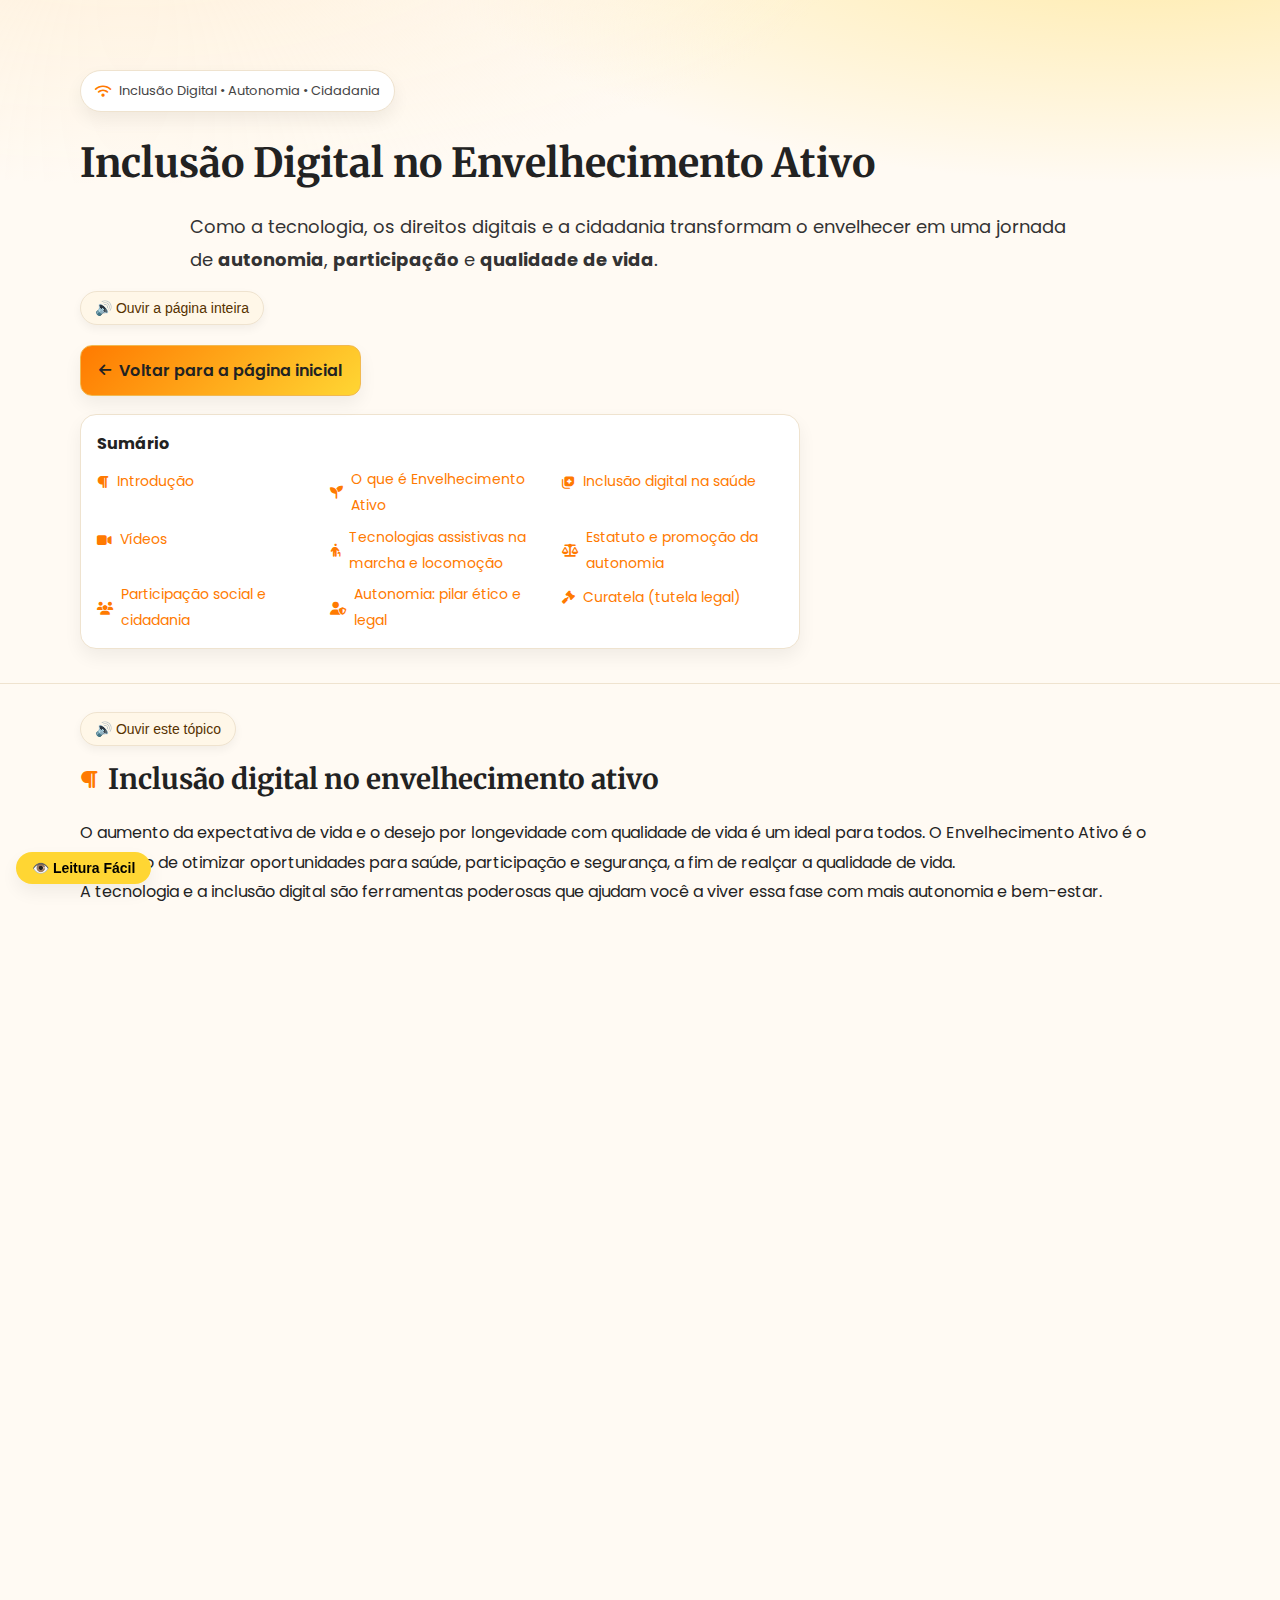
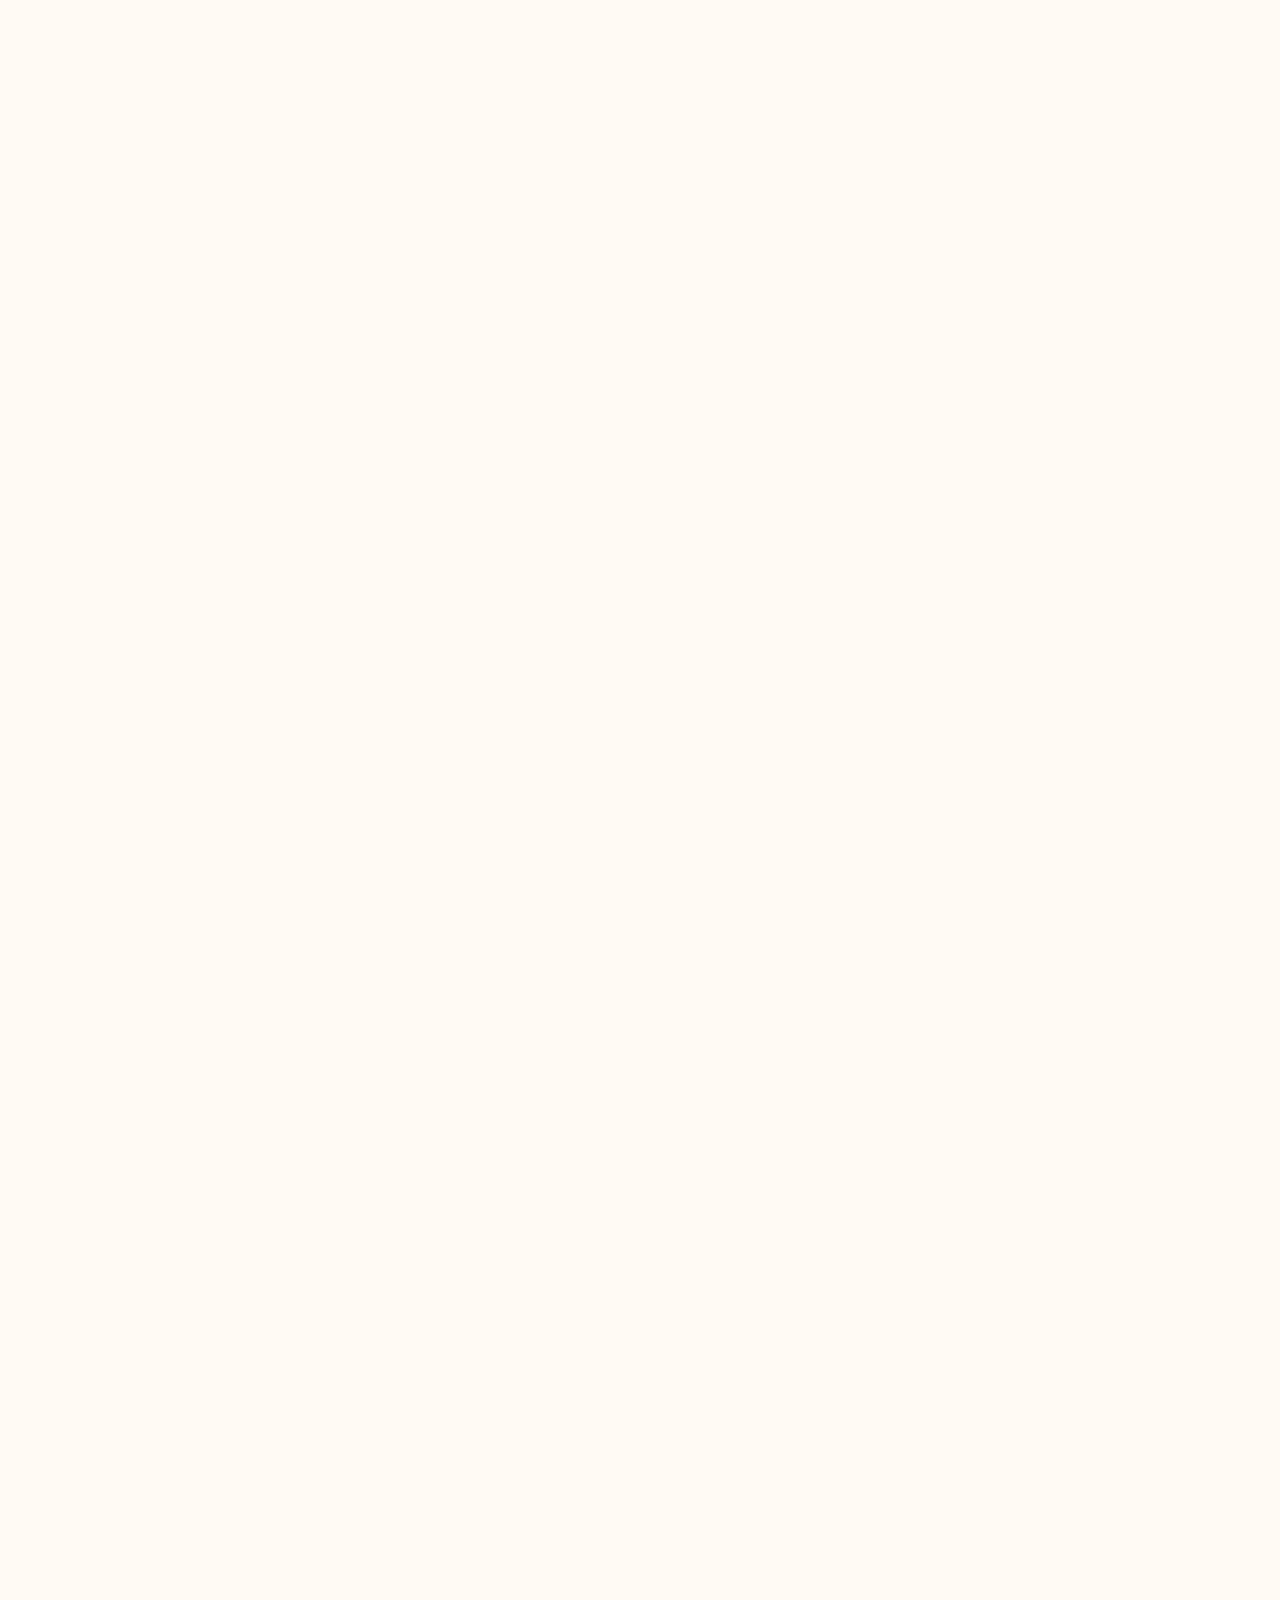
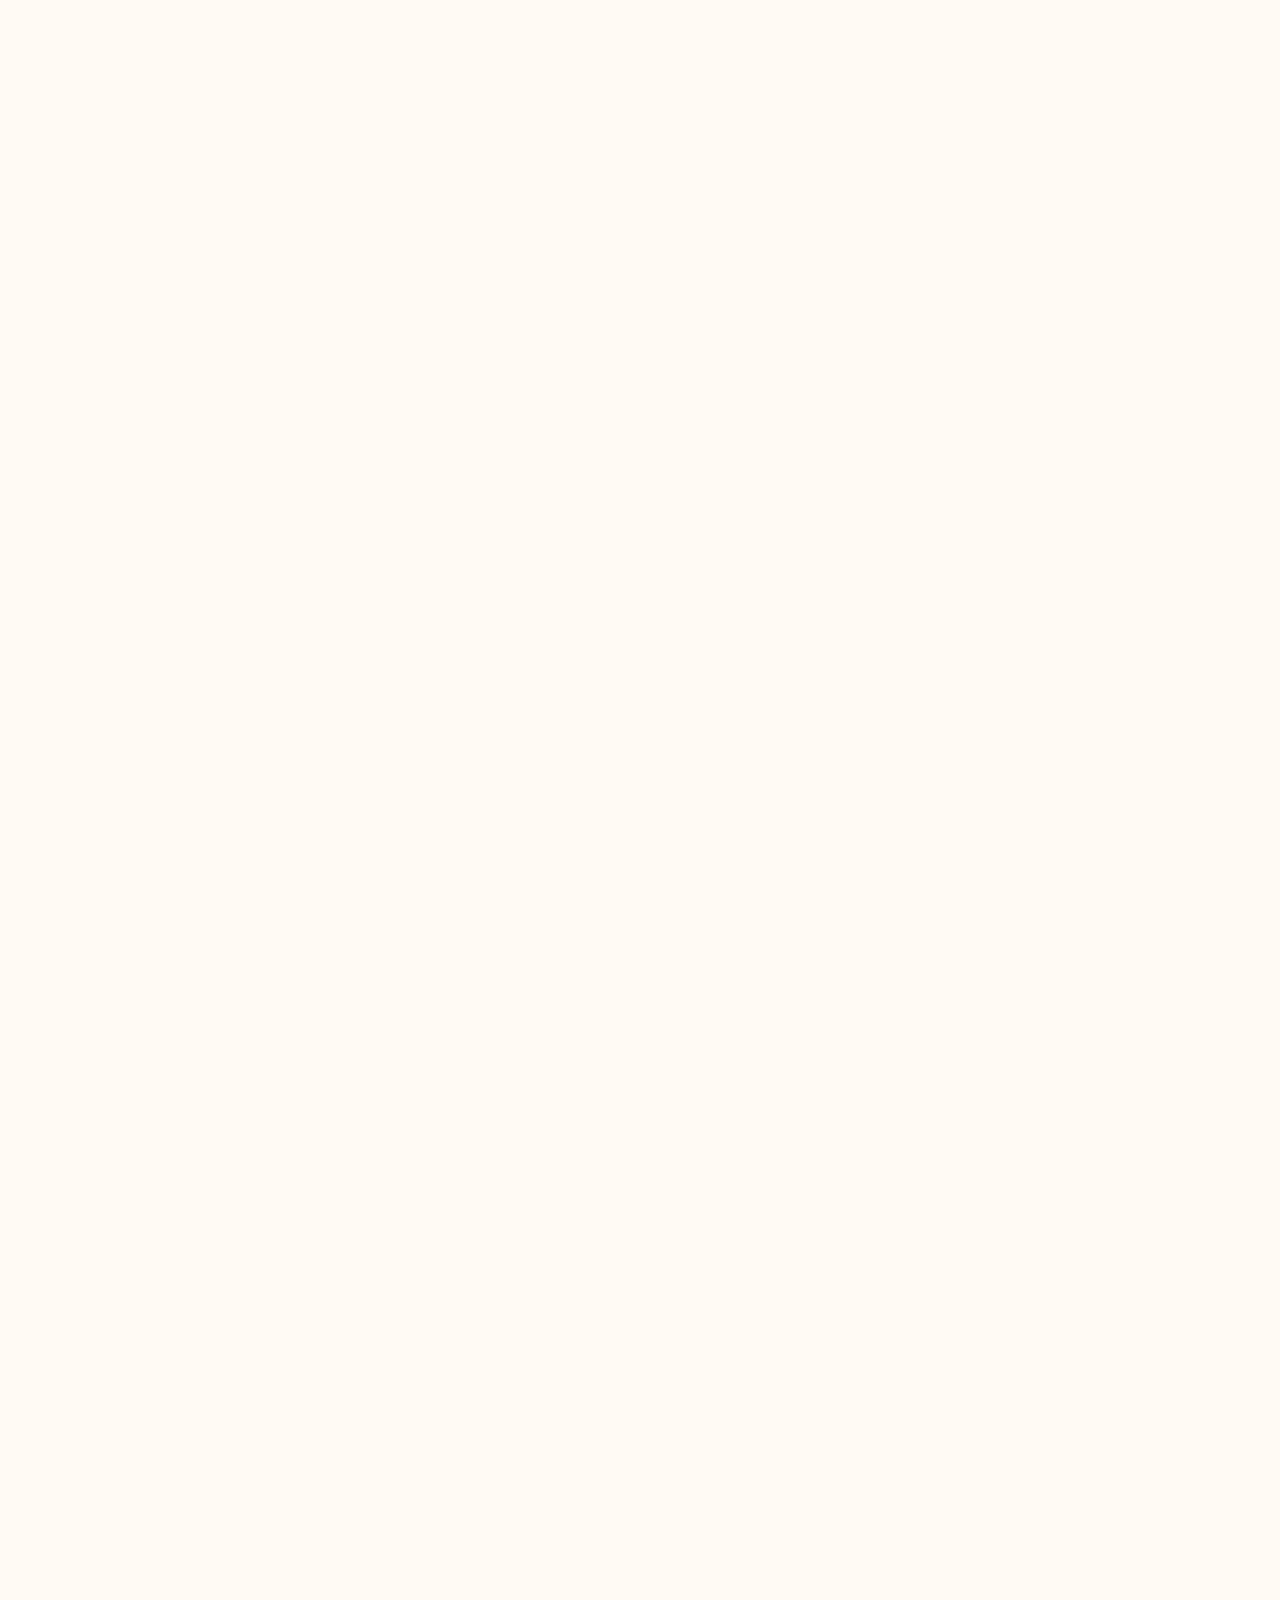
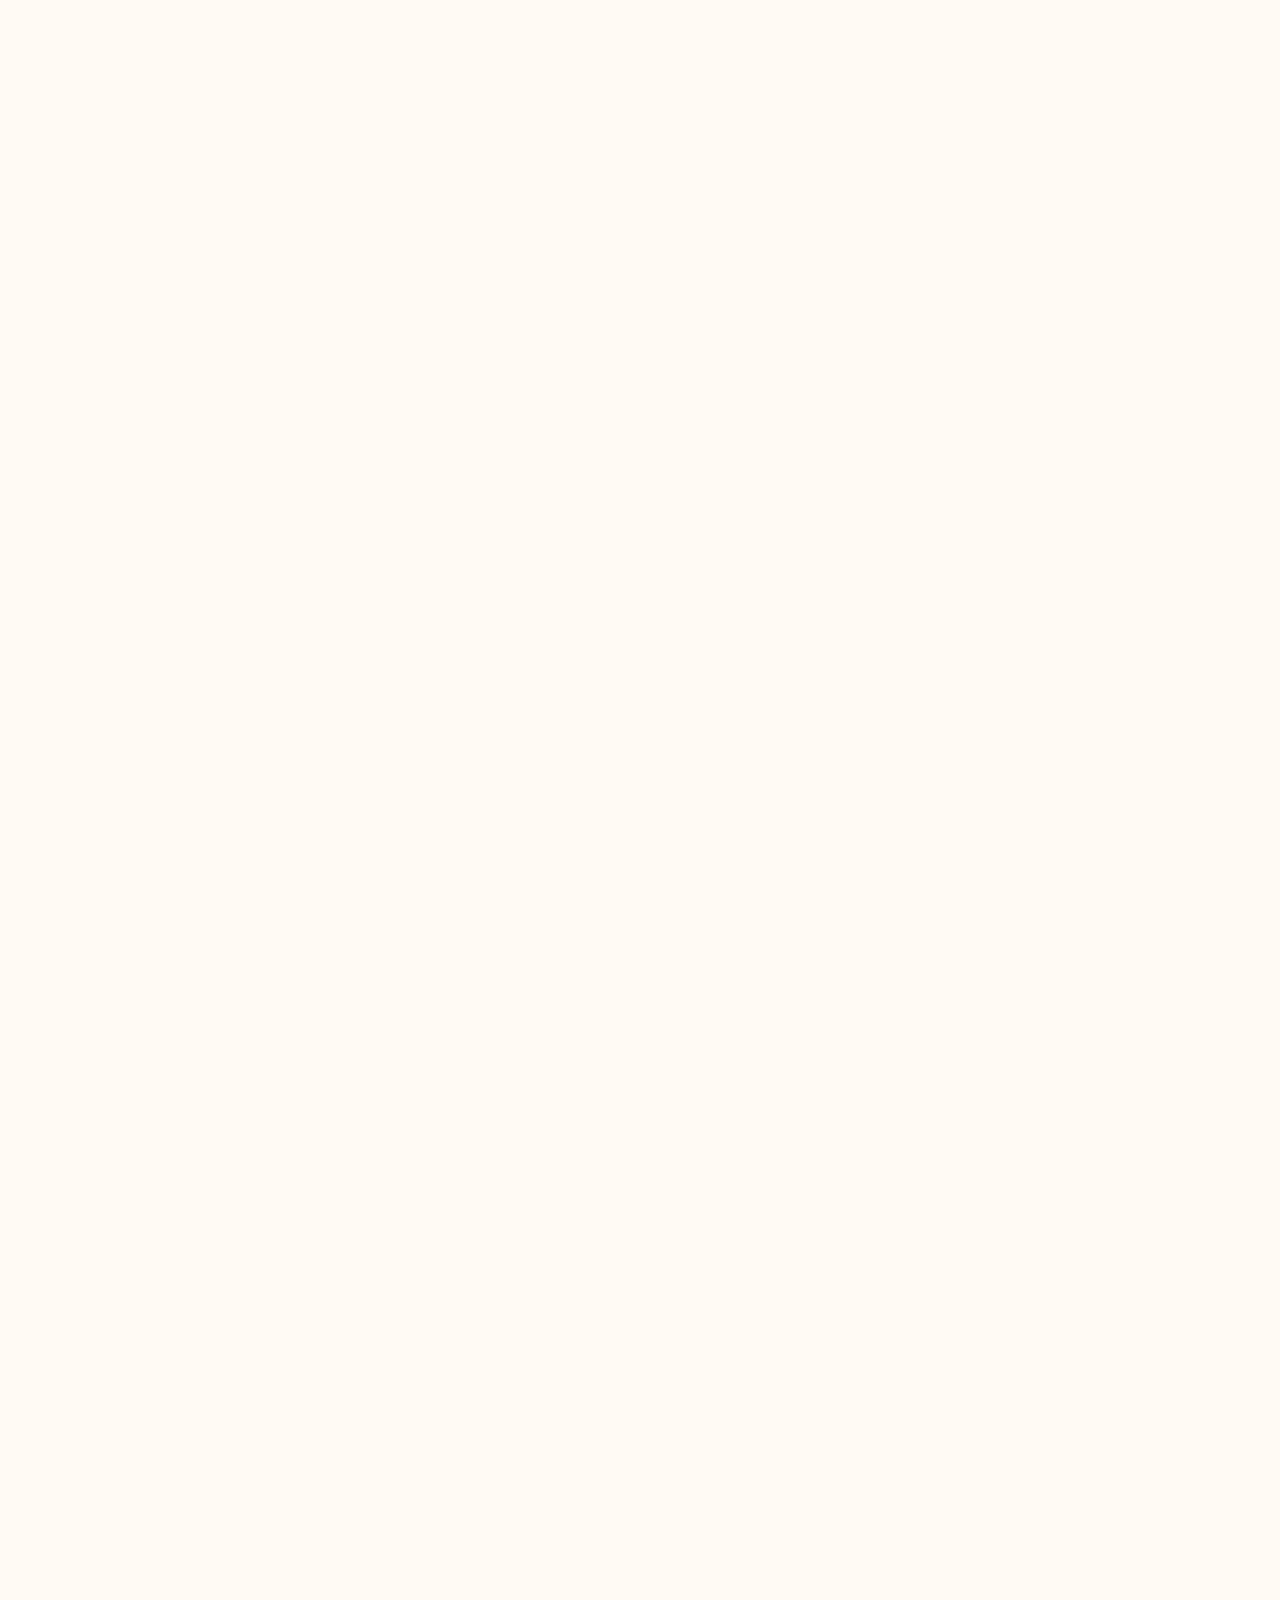
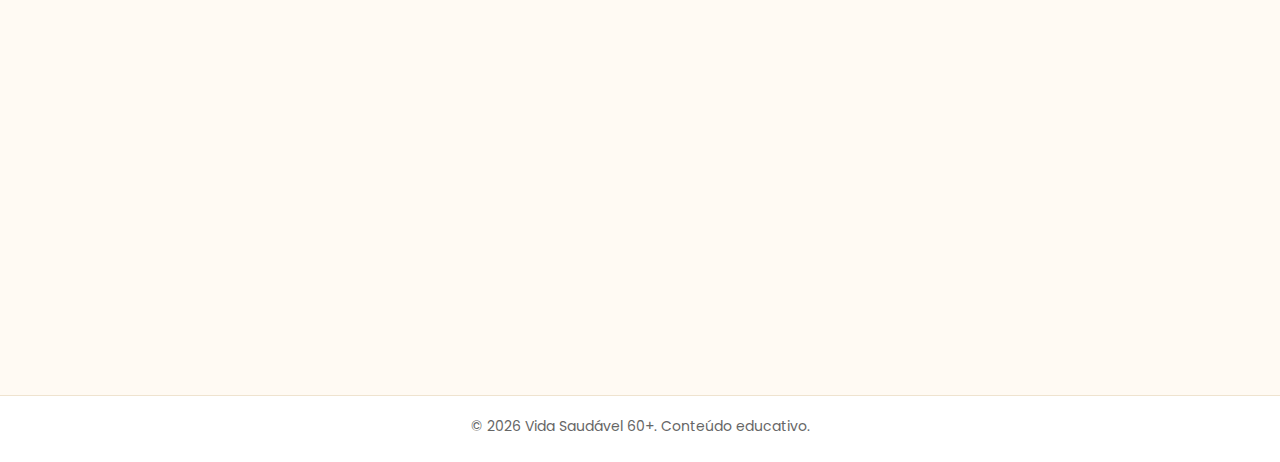
<file: inclusao-digital.html>
<!DOCTYPE html>
<html lang="pt-BR">
<head>
  <meta charset="UTF-8" />
  <meta name="viewport" content="width=device-width, initial-scale=1" />
  <meta name="description" content="Como a tecnologia, a inclusão digital e a cidadania fortalecem a autonomia, a participação social e a qualidade de vida das pessoas idosas." />
  <meta name="author" content="Projeto Vida Saudável 60+" />
  <title>Inclusão Digital no Envelhecimento Ativo • Vida Saudável 60+</title>

  <!-- Fontes e Ícones -->
  <link href="https://fonts.googleapis.com/css2?family=Merriweather:wght@700&family=Poppins:wght@400;500;600&display=swap" rel="stylesheet">
  <link href="https://cdnjs.cloudflare.com/ajax/libs/font-awesome/6.6.0/css/all.min.css" rel="stylesheet">

  <!-- CSS global do site -->
  <link rel="stylesheet" href="style0.css">
</head>
<body>

  <!-- Barra de Progresso -->
  <div id="progressBar" aria-hidden="true"></div>

  <!-- HERO PADRÃO DE ARTIGO -->
  <section class="hero">
    <div class="container">
      <span class="pill">
        <i class="fa-solid fa-wifi"></i>
        Inclusão Digital • Autonomia • Cidadania
      </span>

      <h1>Inclusão Digital no Envelhecimento Ativo</h1>

      <p class="lead">
        Como a tecnologia, os direitos digitais e a cidadania transformam o envelhecer
        em uma jornada de <strong>autonomia</strong>, <strong>participação</strong> e
        <strong>qualidade de vida</strong>.
      </p>

      <!-- Botão para ouvir a página inteira -->
      <div class="audio-toolbar">
        <button class="audio-btn" data-section="page-all">
          🔊 Ouvir a página inteira
        </button>
      </div>

      <a href="index.html" class="back-btn">
        <i class="fa-solid fa-arrow-left"></i> Voltar para a página inicial
      </a>

      <!-- SUMÁRIO PADRÃO -->
      <nav class="toc" aria-label="Sumário">
        <strong>Sumário</strong>
        <ul>
          <li><a href="#intro"><i class="fa-solid fa-paragraph"></i> Introdução</a></li>
          <li><a href="#envelhecimento-ativo"><i class="fa-solid fa-seedling"></i> O que é Envelhecimento Ativo</a></li>
          <li><a href="#inclusao-saude"><i class="fa-solid fa-notes-medical"></i> Inclusão digital na saúde</a></li>
          <li><a href="#videos"><i class="fa-solid fa-video"></i> Vídeos</a></li>
          <li><a href="#ta-mobilidade"><i class="fa-solid fa-person-cane"></i> Tecnologias assistivas na marcha e locomoção</a></li>
          <li><a href="#estatuto"><i class="fa-solid fa-scale-balanced"></i> Estatuto e promoção da autonomia</a></li>
          <li><a href="#cidadania"><i class="fa-solid fa-users"></i> Participação social e cidadania</a></li>
          <li><a href="#autonomia-pilar"><i class="fa-solid fa-user-shield"></i> Autonomia: pilar ético e legal</a></li>
          <li><a href="#curatela"><i class="fa-solid fa-gavel"></i> Curatela (tutela legal)</a></li>
        </ul>
      </nav>
    </div>
  </section>

  <main class="container">

    <!-- INTRODUÇÃO -->
    <section id="intro" class="section" data-animate>
      <div class="audio-toolbar">
        <button class="audio-btn" data-section="intro">🔊 Ouvir este tópico</button>
      </div>

      <h2 class="section-title">
        <i class="fa-solid fa-paragraph"></i>
        Inclusão digital no envelhecimento ativo
      </h2>

      <p>O aumento da expectativa de vida e o desejo por longevidade com qualidade de vida é um ideal para todos. O Envelhecimento Ativo é o processo de otimizar oportunidades para saúde, participação e segurança, a fim de realçar a qualidade de vida.</p>
      <p>A tecnologia e a inclusão digital são ferramentas poderosas que ajudam você a viver essa fase com mais autonomia e bem-estar.</p>
    </section>

    <!-- O QUE É ENVELHECIMENTO ATIVO -->
    <section id="envelhecimento-ativo" class="section" data-animate>
      <div class="audio-toolbar">
        <button class="audio-btn" data-section="envelhecimento-ativo">🔊 Ouvir este tópico</button>
      </div>

      <h2 class="section-title">
        <i class="fa-solid fa-seedling"></i>
        O que é Envelhecimento Ativo?
      </h2>

      <p>Envelhecer ativamente não se restringe a ser fisicamente ativo ou estar na força de trabalho. Significa continuar o engajamento continuado na vida.</p>
      <p>Para os idosos, um envelhecimento ativo envolve determinantes de caráter comportamental, social, econômico e pessoal. Envelhecer ativamente implica:</p>
      <ul class="list">
        <li><strong>Participação Social:</strong> Dialogar, conversar, ter amizade e convívio social. A inserção social é fundamental para evitar o isolamento e doenças mentais.</li>
        <li><strong>Saúde Física e Mental:</strong> Praticar atividades físicas, caminhar, e ter uma alimentação saudável. O desempenho de atividades físicas previne doenças e proporciona bem-estar físico e mental.</li>
        <li><strong>Mente Ativa:</strong> Ocupar o tempo livre com atividades prazerosas, trabalhar com a mente e exercitar a memória.</li>
        <li><strong>Autonomia:</strong> Manter a independência funcional para realizar atividades diárias, garantindo a capacidade de autogoverno (autonomia).</li>
      </ul>
    </section>

    <!-- INCLUSÃO DIGITAL NA SAÚDE -->
    <section id="inclusao-saude" class="section" data-animate>
      <div class="audio-toolbar">
        <button class="audio-btn" data-section="inclusao-saude">🔊 Ouvir este tópico</button>
      </div>

      <h2 class="section-title">
        <i class="fa-solid fa-notes-medical"></i>
        A inclusão digital na sua saúde
      </h2>

      <p>Em um mundo altamente digital, o acesso à informação é um princípio ético importante. As tecnologias facilitam que você:</p>
      <ol class="list">
        <li><strong>Acompanhe sua Saúde:</strong> A informação facilita que você amplie seus recursos para compreender e atuar nas questões de saúde. Isso é crucial na velhice, pelo maior requerimento do autocuidado na monitoração de doenças crônicas.</li>
        <li><strong>Tenha sua Saúde Registrada:</strong> Iniciativas de saúde pública já utilizam plataformas digitais para registrar informações (como a Caderneta de Saúde da Pessoa Idosa) e monitorar o envelhecimento ativo.</li>
      </ol>
    </section>

    <!-- VÍDEOS -->
    <section id="videos" class="section" data-animate>
      <div class="audio-toolbar">
        <button class="audio-btn" data-section="videos">🔊 Ouvir explicação dos vídeos</button>
      </div>

      <h2 class="section-title">
        <i class="fa-solid fa-video"></i>
        Vídeos explicativos
      </h2>

      <div class="video-wrap" role="group" aria-label="Vídeo 1">
        <iframe
          src="https://www.youtube.com/embed/jjG1j-Wn6ZE"
          title="Vídeo 1 - Inclusão Digital no Envelhecimento Ativo"
          allow="accelerometer; autoplay; clipboard-write; encrypted-media; gyroscope; picture-in-picture; web-share"
          referrerpolicy="strict-origin-when-cross-origin"
          allowfullscreen></iframe>
      </div>
      <p class="muted">Primeiro vídeo educativo sobre inclusão digital e envelhecimento ativo.</p>

      <div class="video-wrap" role="group" aria-label="Vídeo 2">
        <iframe
          src="https://www.youtube.com/embed/Bz9CJr90Oo8"
          title="Vídeo 2 - Inclusão Digital e Autonomia"
          allow="accelerometer; autoplay; clipboard-write; encrypted-media; gyroscope; picture-in-picture; web-share"
          referrerpolicy="strict-origin-when-cross-origin"
          allowfullscreen></iframe>
      </div>
      <p class="muted">Segundo vídeo complementar sobre tecnologia e cidadania digital na terceira idade.</p>
    </section>

    <!-- TECNOLOGIAS ASSISTIVAS -->
    <section id="ta-mobilidade" class="section" data-animate>
      <div class="audio-toolbar">
        <button class="audio-btn" data-section="ta-mobilidade">🔊 Ouvir este tópico</button>
      </div>

      <h2 class="section-title">
        <i class="fa-solid fa-person-cane"></i>
        Uso de tecnologias assistivas na marcha e locomoção
      </h2>

      <p>A capacidade funcional para manter a habilidade para realizar atividades básicas e instrumentais da vida diária é crucial para a manutenção de uma vida independente e autônoma. A capacidade de locomoção é uma das dimensões da capacidade funcional e é essencial para o envelhecimento ativo.</p>

      <h3>Locomoção e o Risco de Quedas</h3>
      <p>Há um grande problema de saúde pública no Brasil.</p>
      <ul class="list">
        <li>Mais de um terço das pessoas idosas sofrem pelo menos uma queda por ano.</li>
        <li>As quedas podem levar a ferimentos, incapacidade e o medo de cair, limitando sua mobilidade.</li>
        <li>As causas das quedas são multifatoriais e incluem alterações no padrão da marcha.</li>
      </ul>

      <h3>Como a Tecnologia Assistiva ajuda na Mobilidade?</h3>
      <p>A capacidade de se locomover com segurança e de realizar as tarefas diárias é o pilar da sua autonomia e independência funcional. Quando falamos em Tecnologia Assistiva (TA) aplicada à mobilidade, estamos focando em estratégias de reabilitação que visam garantir que você possa continuar ativo e engajado na vida, mesmo na presença de limitações.</p>

      <h4>1. Manutenção da Capacidade Funcional</h4>
      <p>As Tecnologias Assistivas, como parte do processo de reabilitação, têm como objetivo principal aumentar, manter ou melhorar a sua capacidade funcional (ABVD e AIVD). No contexto da locomoção, isso se traduz em:</p>
      <ul class="list">
        <li><strong>Recuperação e Manutenção da Autonomia:</strong> recuperar ou manter a máxima autonomia e independência funcional (marcha, subir e descer escadas).</li>
        <li><strong>Permanência no Lar:</strong> a assistência adequada e o ambiente propício viabilizados pela TA ajudam a assegurar a permanência no meio em que vive e facilitam as funções de autonomia.</li>
        <li><strong>Melhoria do Desempenho:</strong> a reabilitação identifica barreiras, busca facilitadores e monitora o progresso para alcançar as metas funcionais.</li>
      </ul>

      <h4>2. Prevenção de Quedas e Lesões</h4>
      <p>As quedas são um grande problema de saúde pública e podem levar a graves limitações físicas e psicológicas. A TA e as ações de reabilitação são estratégias essenciais para prevenir lesões involuntárias, com intervenções em:</p>
      <ul class="list">
        <li><strong>Fortalecimento e Equilíbrio:</strong> atividades focadas em força, equilíbrio estático e dinâmico, e psicomotricidade reduzem riscos.</li>
        <li><strong>Atenção ao Ambiente:</strong> condições do domicílio e da comunidade (escadas, tapetes, vias) exigem adaptações ambientais.</li>
      </ul>

      <h4>3. Soluções Acessíveis e Inovadoras (Tecnologias Assistivas de Baixo Custo)</h4>
      <ul class="list">
        <li><strong>Oficinas de Adaptação:</strong> projetos treinam cuidadores para produzir adaptações com EVA, PVC e papelão.</li>
        <li><strong>Reprodução no Domicílio:</strong> capacitação permite replicar instrumentos e adaptações em casa, aumentando a independência em comunidades de baixa renda.</li>
        <li><strong>Intervenções Comunitárias:</strong> instalação de barras de apoio em vielas e melhorias simples no ambiente.</li>
      </ul>

      <p class="highlight">
        <strong>Em resumo:</strong> a TA na mobilidade prolonga a independência, reduz o risco de acidentes e assegura que você continue exercendo sua autonomia no dia a dia.
      </p>
    </section>

    <!-- ESTATUTO DA PESSOA IDOSA -->
    <section id="estatuto" class="section" data-animate>
      <div class="audio-toolbar">
        <button class="audio-btn" data-section="estatuto">🔊 Ouvir este tópico</button>
      </div>

      <h2 class="section-title">
        <i class="fa-solid fa-scale-balanced"></i>
        Estatuto da Pessoa Idosa e promoção da autonomia
      </h2>

      <h3>1. Estatuto da Pessoa Idosa</h3>
      <p>Você sabia que o Estatuto da Pessoa Idosa garante uma série de direitos importantes para proteger sua saúde, segurança e dignidade? Muitos idosos ainda não conhecem todos esses direitos e por isso queremos conversar com vocês sobre eles.</p>
      <p>O envelhecimento é um direito personalíssimo e sua proteção é um direito social. O Estatuto da Pessoa Idosa (Lei nº 10.741/2003, alterada pela Lei nº 14.423/2022) é o marco legal que assegura ao cidadão com idade igual ou superior a 60 anos a efetivação dos direitos fundamentais, como saúde, dignidade, liberdade e respeito.</p>
      <p>Lembre-se: a Lei exige que a família, a comunidade, a sociedade e o Poder Público assegurem esses direitos com absoluta prioridade. Nenhuma pessoa idosa pode sofrer negligência, discriminação, violência, crueldade ou opressão, e qualquer violação será punida na forma da lei.</p>

      <h3>2. Direitos Fundamentais Assegurados</h3>
      <p><strong>a. Saúde e Bem Estar</strong></p>
    </section>

    <!-- PARTICIPAÇÃO SOCIAL E CIDADANIA -->
    <section id="cidadania" class="section" data-animate>
      <div class="audio-toolbar">
        <button class="audio-btn" data-section="cidadania">🔊 Ouvir este tópico</button>
      </div>

      <h2 class="section-title">
        <i class="fa-solid fa-users"></i>
        Participação social e cidadania no envelhecimento ativo
      </h2>

      <h3>a. Protagonismo e Participação Social</h3>
      <h4>Cidadania e Autonomia como Fundamentos Legais</h4>
      <p><strong>Autodeterminação e Dignidade:</strong> A autonomia é o direito à autodeterminação, mantendo a dignidade, integridade e liberdade de escolha. O idoso competente é presumidamente capaz de tomar decisões sobre sua vida, e o princípio da autonomia deve ser respeitado, pois envelhecimento não é sinônimo de perda do poder de decisão.</p>
      <p><strong>Combate ao Paternalismo:</strong> O tratamento infantilizado ou paternalista, que decide “o que é melhor” para o idoso sob a alegação de incapacidade, interfere diretamente na qualidade de vida e pode infringir regras éticas, legais e morais. Mesmo na presença de dependência, a autonomia pode ser vivenciada ao se considerar suas escolhas e dar-lhe liberdade de agir.</p>
      <p><strong>Protagonismo:</strong> Dado o número e a importância da pessoa idosa em todas as esferas da sociedade brasileira, há uma necessidade inadiável de investir no seu protagonismo. O idoso deve ser reconhecido como ator social e cidadão capaz de participar na formulação de políticas e programas que lhe dizem respeito.</p>

      <h4>Participação Social</h4>
      <p>É necessário que o idoso tenha participação em decisões da própria vida e que tenha convívio com a sociedade que o rodeia. Deve ser estimulada a participação ativa, seja em comunidade, com amigos, igreja ou clube de interação.</p>

      <h4>Estratégias de Inclusão e o Combate ao Estigma</h4>
      <p>O envelhecimento ainda é, frequentemente, representado como sinônimo de perdas, incapacidades e declínio físico. Superar esses preconceitos e estigmas é parte fundamental das políticas de envelhecimento e do exercício da cidadania.</p>
      <ul class="list">
        <li><strong>Lazer e Inclusão Social:</strong> atividades de lazer, lúdicas e recreacionais são essenciais para o bem-estar e a saúde mental do idoso.</li>
        <li><strong>Valorização da História e Autoestima:</strong> atividades que promovam a dignidade e ajudem a restaurar antigos papéis.</li>
        <li><strong>Intergeracionalidade:</strong> a convivência entre gerações modifica a ideia preconceituosa de incapacidade associada apenas à idade.</li>
        <li><strong>Empoderamento pelo Conhecimento:</strong> ações educativas, como alfabetização e letramento digital/midiático.</li>
      </ul>
    </section>

    <!-- AUTONOMIA: PILAR ÉTICO E LEGAL -->
    <section id="autonomia-pilar" class="section" data-animate>
      <div class="audio-toolbar">
        <button class="audio-btn" data-section="autonomia-pilar">🔊 Ouvir este tópico</button>
      </div>

      <h2 class="section-title">
        <i class="fa-solid fa-user-shield"></i>
        A autonomia como pilar ético e legal
      </h2>

      <p>A autonomia é um pilar ético e legal essencial para o envelhecimento ativo, representando o direito do idoso à autodeterminação, dignidade e liberdade de escolha.</p>
      <p>A premissa ética fundamental é que o envelhecimento não implica perda do poder de decisão; o idoso é considerado competente para decidir sobre sua vida até prova em contrário.</p>
      <p>A principal ameaça à autonomia do idoso é o paternalismo e a superproteção, que se manifestam como uma tutela informal que subtrai seu poder de decisão.</p>
    </section>

    <!-- CURATELA -->
    <section id="curatela" class="section" data-animate>
      <div class="audio-toolbar">
        <button class="audio-btn" data-section="curatela">🔊 Ouvir este tópico</button>
      </div>

      <h2 class="section-title">
        <i class="fa-solid fa-gavel"></i>
        Curatela (tutela legal)
      </h2>

      <p>A tutela legal, conhecida como curatela, é um processo judicial sério e delicado, acionado somente quando um idoso é considerado incapaz de gerir sua própria vida e bens.</p>
      <p>Contudo, essa medida não é trivial, pois restringe direitos civis, e o Estatuto do Idoso prevê punições rigorosas para qualquer abuso de poder ou manipulação nesse contexto.</p>
    </section>

    <!-- AVISO -->
    <div class="alerta" data-animate>
      <i class="fa-solid fa-triangle-exclamation" aria-hidden="true"></i>
      <p><strong>Aviso:</strong> Conteúdo educativo e informativo. Para avaliação médica, fisioterapêutica, jurídica ou social individual, procure profissionais qualificados.</p>
    </div>
  </main>

  <!-- RODAPÉ -->
  <footer class="site-footer">
    <p>&copy; <span id="anoAtual"></span> Vida Saudável 60+. Conteúdo educativo.</p>
  </footer>

  <!-- VOLTAR AO TOPO + LEITURA FÁCIL -->
  <button id="toTop" class="to-top" aria-label="Voltar ao topo">
    <i class="fa-solid fa-arrow-up"></i>
  </button>

  <button id="easyReadBtn" aria-label="Ativar modo leitura fácil">
    👁️ Leitura Fácil
  </button>

  <script>
    // Ano corrente
    document.getElementById('anoAtual').textContent = new Date().getFullYear();

    // Barra de progresso + botão voltar ao topo
    const bar = document.getElementById('progressBar');
    const toTop = document.getElementById('toTop');

    window.addEventListener('scroll', () => {
      const h = document.documentElement;
      const s = (h.scrollTop) / (h.scrollHeight - h.clientHeight) * 100;
      if (bar) bar.style.width = s + '%';
      if (toTop) toTop.classList.toggle('show', h.scrollTop > 300);
    }, { passive: true });

    if (toTop) {
      toTop.addEventListener('click', () => {
        window.scrollTo({ top: 0, behavior: 'smooth' });
      });
    }

    // Animação de entrada
    const ob = new IntersectionObserver(entries => {
      entries.forEach(e => {
        if (e.isIntersecting) e.target.classList.add('visible');
      });
    }, { threshold: 0.2 });

    document.querySelectorAll('[data-animate]').forEach(el => ob.observe(el));

    // Leitura Fácil (modo fonte maior / contraste)
    document.getElementById('easyReadBtn').addEventListener('click', () => {
      document.body.classList.toggle('easy-read');
    });

    // ===== LEITURA EM ÁUDIO (SEM LER MENU/BOTÕES/LINKS/VÍDEOS) =====
    function speakText(text) {
      if (!('speechSynthesis' in window)) {
        alert('Seu navegador não suporta leitura em voz. Tente usar o Google Chrome 😉');
        return;
      }
      window.speechSynthesis.cancel();

      const utter = new SpeechSynthesisUtterance(text);
      utter.lang = 'pt-BR';
      utter.rate = 0.9;
      utter.pitch = 1;
      window.speechSynthesis.speak(utter);
    }

    function extractCleanText(root) {
      if (!root) return '';
      const clone = root.cloneNode(true);

      const removeSelectors = [
        '.audio-toolbar',  // botões de áudio
        'button',          // botões
        'nav',             // menus/sumário
        'a',               // links
        'iframe',          // vídeos
        '.video-wrap',     // wrappers
        'script', 'style', // segurança
        'i'                // ícones
      ];

      clone.querySelectorAll(removeSelectors.join(',')).forEach(el => el.remove());

      return (clone.textContent || '')
        .replace(/[ \t]+\n/g, '\n')
        .replace(/\n{3,}/g, '\n\n')
        .replace(/[ \t]{2,}/g, ' ')
        .trim();
    }

    // Botões de áudio por seção
    document.querySelectorAll('.audio-btn').forEach(btn => {
      btn.addEventListener('click', () => {
        const target = btn.getAttribute('data-section');

        if (target === 'page-all') {
          const main = document.querySelector('main');
          const text = extractCleanText(main);
          if (text) speakText(text);
          return;
        }

        const section = document.getElementById(target);
        const text = extractCleanText(section);
        if (text) speakText(text);
      });
    });

    // Para áudio ao fechar/trocar
    window.addEventListener('beforeunload', () => {
      if ('speechSynthesis' in window) window.speechSynthesis.cancel();
    });
  </script>
</body>
</html>
</file>
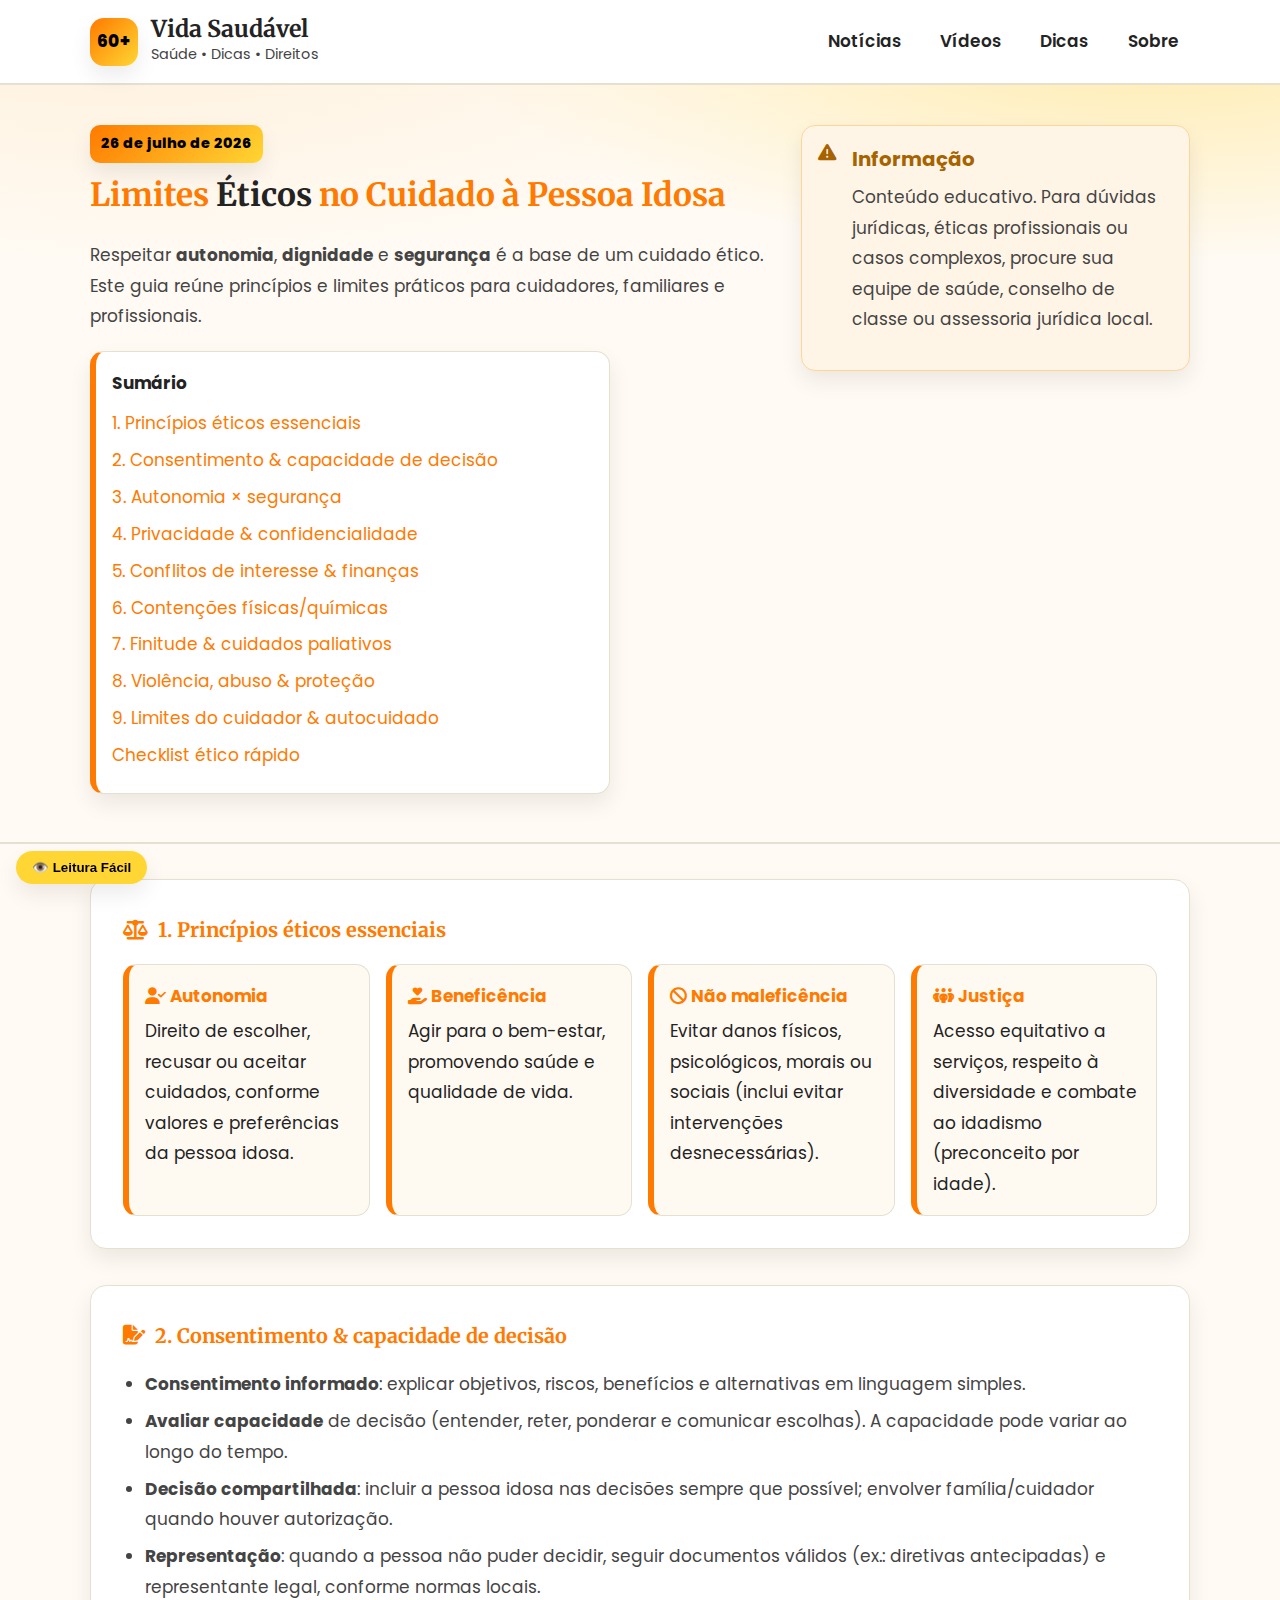
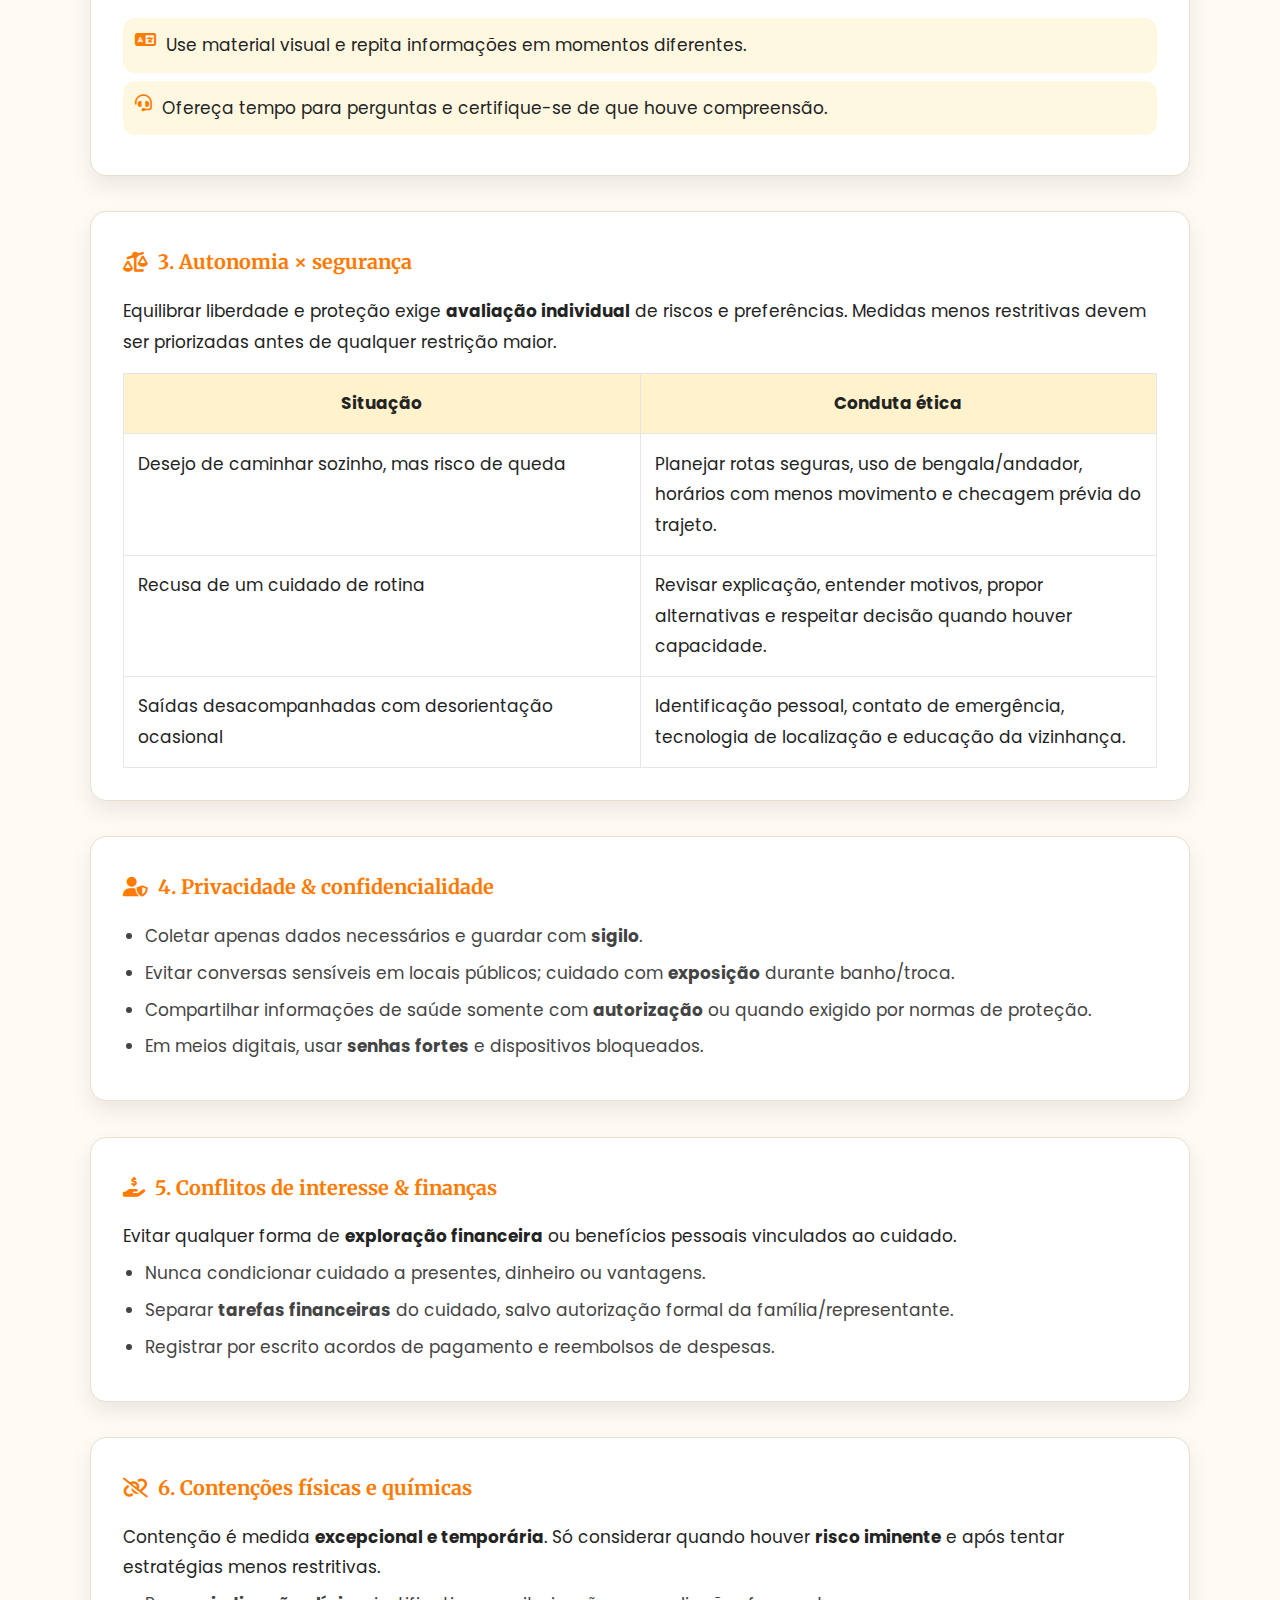
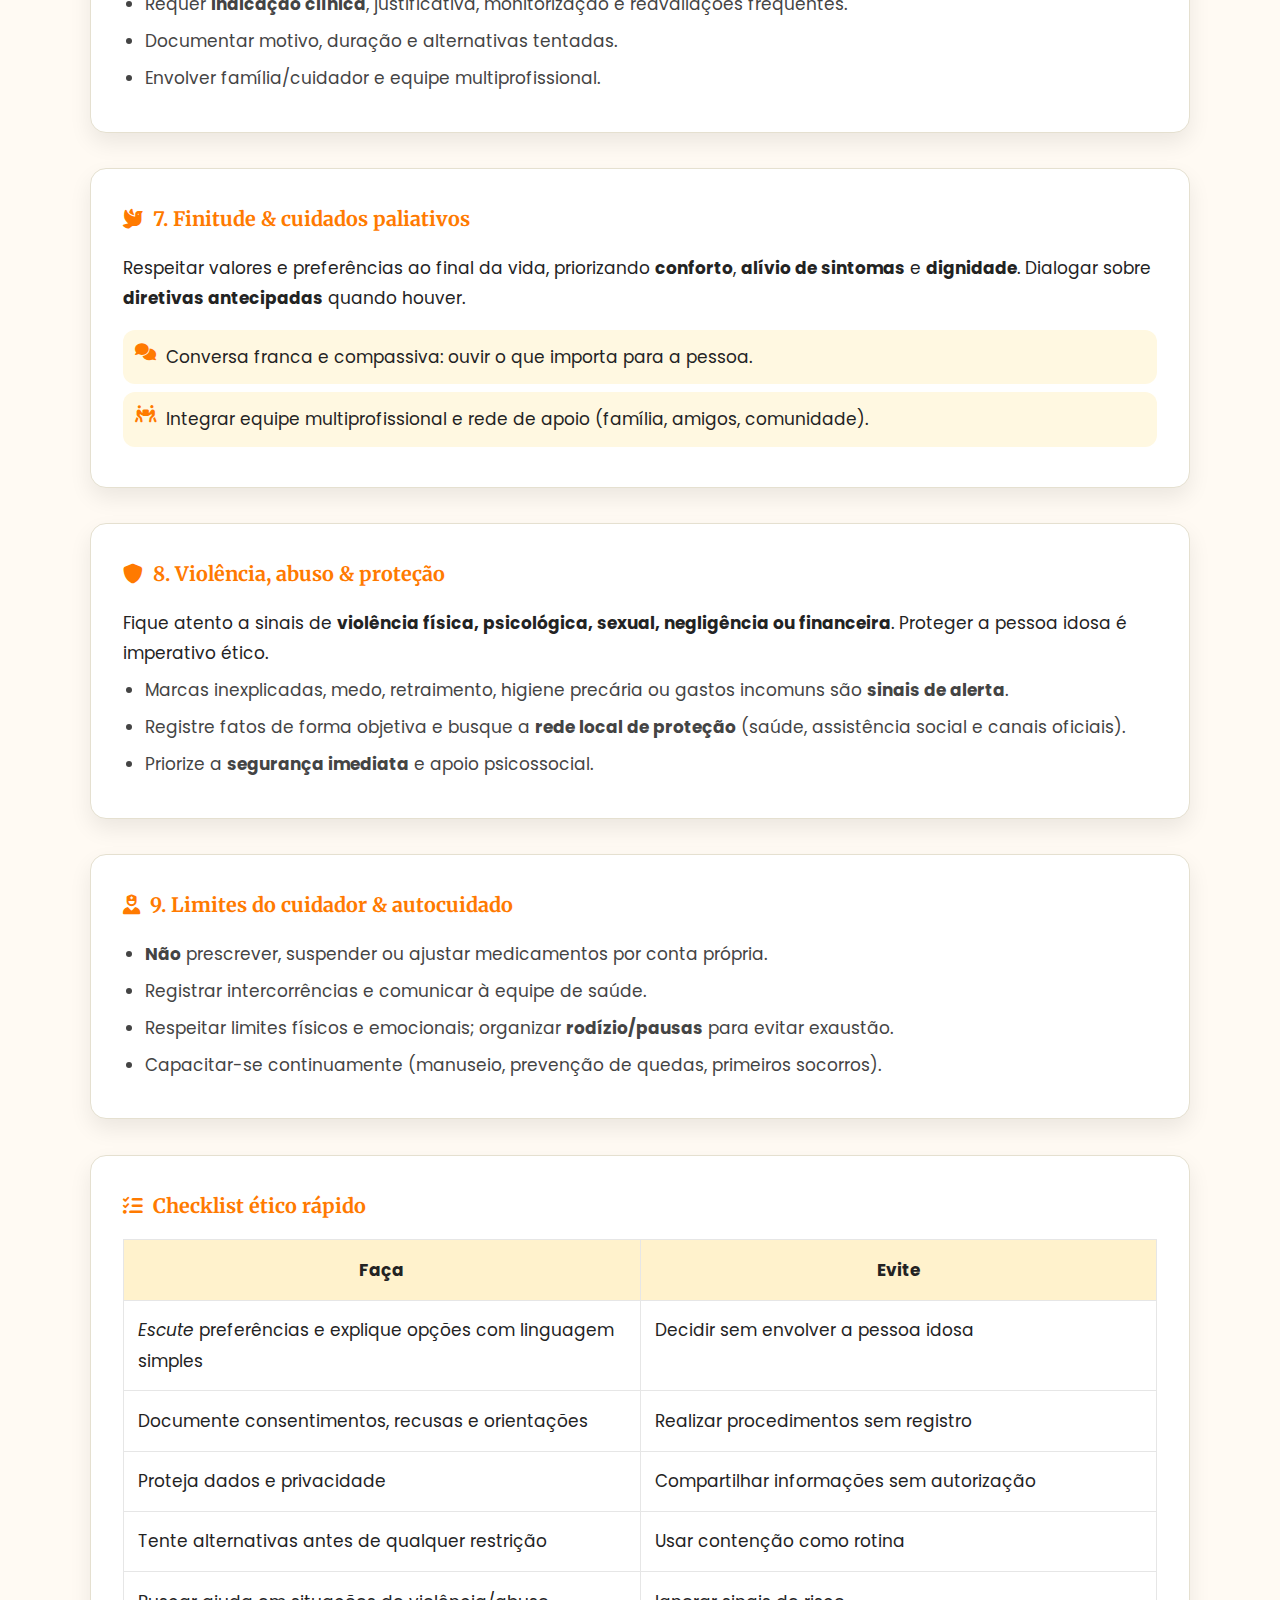
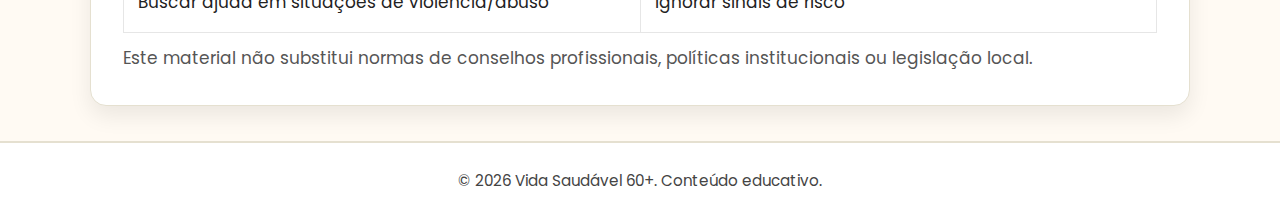
<file: limites-eticos-idoso.html>
<!DOCTYPE html>
<html lang="pt-BR">
<head>
  <meta charset="UTF-8" />
  <meta name="viewport" content="width=device-width, initial-scale=1" />
  <title>Limites Éticos no Cuidado à Pessoa Idosa • Vida Saudável 60+</title>
  <meta name="description" content="Princípios, limites e boas práticas éticas no cuidado à pessoa idosa: autonomia, consentimento, privacidade, segurança, conflitos de interesse e cuidados paliativos." />

  <!-- Fontes e Ícones -->
  <link href="https://fonts.googleapis.com/css2?family=Merriweather:wght@700&family=Poppins:wght@400;500;600&display=swap" rel="stylesheet">
  <link href="https://cdnjs.cloudflare.com/ajax/libs/font-awesome/6.6.0/css/all.min.css" rel="stylesheet">

  <!-- ===== CSS INTEGRADO ===== -->
  <style>
    :root{
      --bg:#fffaf3; --text:#232323; --muted:#444;
      --brand:#ff7a00; --brand-2:#ffd633;
      --card:#fff; --border:#e5e0d0;
      --shadow:0 10px 22px rgba(0,0,0,.08);
    }

    *{margin:0;padding:0;box-sizing:border-box}
    html{scroll-behavior:smooth}
    body{
      font-family:'Poppins',sans-serif;
      background:var(--bg); color:var(--text);
      line-height:1.8; font-size:1.06rem;
      -webkit-font-smoothing:antialiased; text-rendering:optimizeLegibility;
    }

    /* ===== Modo Leitura Fácil ===== */
    body.easy-read{
      background:#fff; color:#000;
      font-size:1.2rem; line-height:1.95;
      letter-spacing:.2px;
    }

    .container{width:90%;max-width:1100px;margin:0 auto}

    /* ===== Header ===== */
    #progressBar{position:fixed;top:0;left:0;height:5px;background:var(--brand);width:0%;z-index:999}

    .site-header{
      background:var(--card); border-bottom:2px solid var(--border);
      position:sticky; top:0; z-index:100; padding:1rem 0;
    }
    .header-grid{display:flex;align-items:center;justify-content:space-between;gap:16px}
    .brand{display:flex;align-items:center;gap:.8rem;text-decoration:none;color:inherit}
    .brand-badge{
      width:48px;height:48px;border-radius:14px;
      background:linear-gradient(135deg,var(--brand),var(--brand-2));
      color:#000;font-weight:800;display:grid;place-items:center;
      box-shadow:var(--shadow);
    }
    .brand-text h1{font-family:'Merriweather',serif;font-size:1.45rem;line-height:1.1}
    .brand-text p{font-size:.9rem;color:var(--muted)}

    .menu-btn{
      display:none;
      width:42px;height:42px;border-radius:12px;
      background:#fff;border:1px solid var(--border);
      font-size:1.1rem;cursor:pointer;box-shadow:var(--shadow);
    }
    .top-nav{display:flex;gap:1rem;flex-wrap:wrap;align-items:center}
    .top-nav a{
      text-decoration:none;color:var(--text);font-weight:600;
      padding:.35rem .7rem;border-radius:999px;
    }
    .top-nav a:hover{color:var(--brand);background:#fff;box-shadow:var(--shadow)}

    /* ===== Hero ===== */
    .hero{
      background:radial-gradient(1200px 420px at 10% -10%,#fff1dc 0%,rgba(255,255,255,0) 60%),
                 radial-gradient(1200px 420px at 90% -10%,#ffeaa6 0%,rgba(255,255,255,0) 60%);
      border-bottom:2px solid var(--border);
      padding:2.5rem 0 3rem;
    }
    .hero-grid{display:flex;flex-wrap:wrap;gap:2rem;align-items:flex-start}
    .hero-text{flex:2 1 420px}
    .hero h2{font-family:'Merriweather',serif;font-size:2rem;color:var(--brand);margin:.25rem 0 1rem}
    .hero h2 span{color:var(--text)}
    .hero p{color:var(--muted);font-size:1.06rem;margin-bottom:1.2rem}
    .hero-date{
      display:inline-block;
      background:linear-gradient(135deg,var(--brand),var(--brand-2));
      color:#000;
      padding:.35rem .7rem;border-radius:10px;font-size:.9rem;
      font-weight:800;
      box-shadow:var(--shadow);
    }

    .toc{
      background:#fff;
      border:1px solid var(--border);
      border-left:6px solid var(--brand);
      padding:1rem;border-radius:14px;
      box-shadow:var(--shadow);
      max-width:520px;
    }
    .toc strong{display:block;margin-bottom:.6rem}
    .toc ul{list-style:none}
    .toc li{margin:.4rem 0}
    .toc a{color:var(--brand);text-decoration:none}
    .toc a:hover{text-decoration:underline}

    .alerta{
      flex:1 1 260px;background:#fff5e6;border:1px solid #ffd699;border-radius:14px;
      padding:1rem;display:flex;gap:1rem;align-items:flex-start;box-shadow:var(--shadow)
    }
    .alerta i{color:#a66300;font-size:1.15rem;margin-top:2px}
    .alerta h3{color:#a66300;margin-bottom:.25rem}

    /* ===== Seções ===== */
    .section{
      background:var(--card);
      border:1px solid var(--border);
      border-radius:16px;
      padding:2rem;
      margin:2.2rem auto;
      box-shadow:var(--shadow)
    }
    .section-title{
      font-family:'Merriweather',serif;color:var(--brand);margin-bottom:1rem;
      display:flex;gap:.6rem;align-items:center
    }
    .list{list-style:disc;padding-left:1.4rem;color:var(--muted)}
    .list li{margin:.4rem 0}

    .callouts{display:grid;grid-template-columns:repeat(auto-fit,minmax(230px,1fr));gap:1rem;margin-top:1rem}
    .callout{
      background:#fffaf1;border:1px solid var(--border);
      border-left:6px solid var(--brand);
      padding:1rem;border-radius:14px
    }
    .callout h4{color:var(--brand);margin-bottom:.3rem}

    .tips{margin-top:1rem}
    .tip{display:flex;gap:.6rem;background:#fff8e1;padding:.75rem;border-radius:12px;margin:.5rem 0}
    .tip i{color:var(--brand);margin-top:2px}

    /* ===== Tabelas ===== */
    .compare{margin-top:1rem}
    .clean{width:100%;border-collapse:collapse;background:#fff}
    .clean th,.clean td{border:1px solid #e6e6e6;padding:.9rem;vertical-align:top}
    .clean th{background:#fff2cc;font-weight:700}

    /* ===== Voltar ao topo & Leitura Fácil ===== */
    .to-top{
      position:fixed;right:1rem;bottom:1rem;width:46px;height:46px;border-radius:14px;
      border:1px solid var(--border);
      background:#fff;color:var(--text);
      display:none;cursor:pointer;box-shadow:var(--shadow)
    }
    .to-top.show{display:grid;place-items:center}

    #easyReadBtn{
      position:fixed;left:1rem;bottom:1rem;background:var(--brand-2);color:#000;border:0;
      border-radius:999px;padding:.55rem 1rem;font-weight:800;cursor:pointer;box-shadow:var(--shadow)
    }

    /* ===== Rodapé ===== */
    .site-footer{
      background:var(--card);
      border-top:2px solid var(--border);
      text-align:center;padding:1.5rem 0;color:var(--muted);
      font-size:.95rem;margin-top:24px
    }

    /* ===== Responsividade ===== */
    @media (max-width:768px){
      .menu-btn{display:grid;place-items:center}
      .site-header{padding:.8rem 0}
      .top-nav{
        display:none;flex-direction:column;align-items:flex-start;
        position:absolute;left:0;top:78px;width:100%;
        background:var(--card);border-top:2px solid var(--border);
        padding:1rem
      }
      .top-nav.open{display:flex}
      .hero h2{font-size:1.6rem}
      .clean th,.clean td{display:block;width:100%}
    }
  </style>
</head>

<body>
  <!-- Barra de progresso -->
  <div id="progressBar" aria-hidden="true"></div>

  <!-- ===== HEADER ===== -->
  <header class="site-header" role="banner">
    <div class="container header-grid">
      <a class="brand" href="index.html#noticias" aria-label="Página inicial Vida Saudável 60+">
        <span class="brand-badge" aria-hidden="true">60+</span>
        <div class="brand-text">
          <h1>Vida Saudável</h1>
          <p>Saúde • Dicas • Direitos</p>
        </div>
      </a>

      <button id="menuBtn" class="menu-btn" aria-expanded="false" aria-controls="topNav" aria-label="Abrir menu">
        <i class="fa-solid fa-bars"></i>
      </button>

      <nav id="topNav" class="top-nav" aria-label="Navegação principal">
        <a href="index.html#noticias">Notícias</a>
        <a href="index.html#videos">Vídeos</a>
        <a href="index.html#dicas">Dicas</a>
        <a href="index.html#sobre">Sobre</a>
      </nav>
    </div>
  </header>

  <!-- ===== HERO ===== -->
  <section class="hero">
    <div class="container hero-grid">
      <div class="hero-text">
        <small id="dataHoje" class="hero-date" aria-live="polite"></small>
        <h2>Limites <span>Éticos</span> no Cuidado à Pessoa Idosa</h2>
        <p>Respeitar <strong>autonomia</strong>, <strong>dignidade</strong> e <strong>segurança</strong> é a base de um cuidado ético. Este guia reúne princípios e limites práticos para cuidadores, familiares e profissionais.</p>

        <!-- Sumário -->
        <nav class="toc" aria-label="Sumário desta página">
          <strong>Sumário</strong>
          <ul>
            <li><a href="#principios">1. Princípios éticos essenciais</a></li>
            <li><a href="#consentimento">2. Consentimento &amp; capacidade de decisão</a></li>
            <li><a href="#autonomia-seguranca">3. Autonomia × segurança</a></li>
            <li><a href="#privacidade">4. Privacidade &amp; confidencialidade</a></li>
            <li><a href="#conflitos">5. Conflitos de interesse &amp; finanças</a></li>
            <li><a href="#contencoes">6. Contenções físicas/químicas</a></li>
            <li><a href="#paliativos">7. Finitude &amp; cuidados paliativos</a></li>
            <li><a href="#violencia">8. Violência, abuso &amp; proteção</a></li>
            <li><a href="#limites-cuidador">9. Limites do cuidador &amp; autocuidado</a></li>
            <li><a href="#checklist">Checklist ético rápido</a></li>
          </ul>
        </nav>
      </div>

      <aside class="alerta" role="note" aria-label="Aviso importante">
        <i class="fa-solid fa-triangle-exclamation" aria-hidden="true"></i>
        <div>
          <h3>Informação</h3>
          <p>Conteúdo educativo. Para dúvidas jurídicas, éticas profissionais ou casos complexos, procure sua equipe de saúde, conselho de classe ou assessoria jurídica local.</p>
        </div>
      </aside>
    </div>
  </section>

  <!-- ===== CONTEÚDO COMPLETO ===== -->
  <main role="main">
    <!-- 1. Princípios -->
    <section id="principios" class="section container">
      <h3 class="section-title"><i class="fa-solid fa-scale-balanced"></i> 1. Princípios éticos essenciais</h3>
      <div class="callouts">
        <div class="callout">
          <h4><i class="fa-solid fa-user-check"></i> Autonomia</h4>
          <p>Direito de escolher, recusar ou aceitar cuidados, conforme valores e preferências da pessoa idosa.</p>
        </div>
        <div class="callout">
          <h4><i class="fa-solid fa-hand-holding-heart"></i> Beneficência</h4>
          <p>Agir para o bem-estar, promovendo saúde e qualidade de vida.</p>
        </div>
        <div class="callout">
          <h4><i class="fa-solid fa-ban"></i> Não maleficência</h4>
          <p>Evitar danos físicos, psicológicos, morais ou sociais (inclui evitar intervenções desnecessárias).</p>
        </div>
        <div class="callout">
          <h4><i class="fa-solid fa-people-group"></i> Justiça</h4>
          <p>Acesso equitativo a serviços, respeito à diversidade e combate ao idadismo (preconceito por idade).</p>
        </div>
      </div>
    </section>

    <!-- 2. Consentimento -->
    <section id="consentimento" class="section container">
      <h3 class="section-title"><i class="fa-solid fa-file-signature"></i> 2. Consentimento &amp; capacidade de decisão</h3>
      <ul class="list">
        <li><strong>Consentimento informado</strong>: explicar objetivos, riscos, benefícios e alternativas em linguagem simples.</li>
        <li><strong>Avaliar capacidade</strong> de decisão (entender, reter, ponderar e comunicar escolhas). A capacidade pode variar ao longo do tempo.</li>
        <li><strong>Decisão compartilhada</strong>: incluir a pessoa idosa nas decisões sempre que possível; envolver família/cuidador quando houver autorização.</li>
        <li><strong>Representação</strong>: quando a pessoa não puder decidir, seguir documentos válidos (ex.: diretivas antecipadas) e representante legal, conforme normas locais.</li>
      </ul>
      <div class="tips">
        <div class="tip"><i class="fa-solid fa-language" aria-hidden="true"></i><div>Use material visual e repita informações em momentos diferentes.</div></div>
        <div class="tip"><i class="fa-solid fa-headset" aria-hidden="true"></i><div>Ofereça tempo para perguntas e certifique-se de que houve compreensão.</div></div>
      </div>
    </section>

    <!-- 3. Autonomia x Segurança -->
    <section id="autonomia-seguranca" class="section container">
      <h3 class="section-title"><i class="fa-solid fa-scale-unbalanced"></i> 3. Autonomia × segurança</h3>
      <p>Equilibrar liberdade e proteção exige <strong>avaliação individual</strong> de riscos e preferências. Medidas menos restritivas devem ser priorizadas antes de qualquer restrição maior.</p>
      <div class="compare">
        <table class="clean" aria-label="Exemplos práticos de equilíbrio entre autonomia e segurança">
          <thead>
            <tr>
              <th style="width:50%">Situação</th>
              <th style="width:50%">Conduta ética</th>
            </tr>
          </thead>
          <tbody>
            <tr>
              <td>Desejo de caminhar sozinho, mas risco de queda</td>
              <td>Planejar rotas seguras, uso de bengala/andador, horários com menos movimento e checagem prévia do trajeto.</td>
            </tr>
            <tr>
              <td>Recusa de um cuidado de rotina</td>
              <td>Revisar explicação, entender motivos, propor alternativas e respeitar decisão quando houver capacidade.</td>
            </tr>
            <tr>
              <td>Saídas desacompanhadas com desorientação ocasional</td>
              <td>Identificação pessoal, contato de emergência, tecnologia de localização e educação da vizinhança.</td>
            </tr>
          </tbody>
        </table>
      </div>
    </section>

    <!-- 4. Privacidade -->
    <section id="privacidade" class="section container">
      <h3 class="section-title"><i class="fa-solid fa-user-shield"></i> 4. Privacidade &amp; confidencialidade</h3>
      <ul class="list">
        <li>Coletar apenas dados necessários e guardar com <strong>sigilo</strong>.</li>
        <li>Evitar conversas sensíveis em locais públicos; cuidado com <strong>exposição</strong> durante banho/troca.</li>
        <li>Compartilhar informações de saúde somente com <strong>autorização</strong> ou quando exigido por normas de proteção.</li>
        <li>Em meios digitais, usar <strong>senhas fortes</strong> e dispositivos bloqueados.</li>
      </ul>
    </section>

    <!-- 5. Conflitos de interesse -->
    <section id="conflitos" class="section container">
      <h3 class="section-title"><i class="fa-solid fa-hand-holding-dollar"></i> 5. Conflitos de interesse &amp; finanças</h3>
      <p>Evitar qualquer forma de <strong>exploração financeira</strong> ou benefícios pessoais vinculados ao cuidado.</p>
      <ul class="list">
        <li>Nunca condicionar cuidado a presentes, dinheiro ou vantagens.</li>
        <li>Separar <strong>tarefas financeiras</strong> do cuidado, salvo autorização formal da família/representante.</li>
        <li>Registrar por escrito acordos de pagamento e reembolsos de despesas.</li>
      </ul>
    </section>

    <!-- 6. Contenções -->
    <section id="contencoes" class="section container">
      <h3 class="section-title"><i class="fa-solid fa-link-slash"></i> 6. Contenções físicas e químicas</h3>
      <p>Contenção é medida <strong>excepcional e temporária</strong>. Só considerar quando houver <strong>risco iminente</strong> e após tentar estratégias menos restritivas.</p>
      <ul class="list">
        <li>Requer <strong>indicação clínica</strong>, justificativa, monitorização e reavaliações frequentes.</li>
        <li>Documentar motivo, duração e alternativas tentadas.</li>
        <li>Envolver família/cuidador e equipe multiprofissional.</li>
      </ul>
    </section>

    <!-- 7. Paliativos -->
    <section id="paliativos" class="section container">
      <h3 class="section-title"><i class="fa-solid fa-dove"></i> 7. Finitude &amp; cuidados paliativos</h3>
      <p>Respeitar valores e preferências ao final da vida, priorizando <strong>conforto</strong>, <strong>alívio de sintomas</strong> e <strong>dignidade</strong>. Dialogar sobre <strong>diretivas antecipadas</strong> quando houver.</p>
      <div class="tips">
        <div class="tip"><i class="fa-solid fa-comments" aria-hidden="true"></i><div>Conversa franca e compassiva: ouvir o que importa para a pessoa.</div></div>
        <div class="tip"><i class="fa-solid fa-people-carry-box" aria-hidden="true"></i><div>Integrar equipe multiprofissional e rede de apoio (família, amigos, comunidade).</div></div>
      </div>
    </section>

    <!-- 8. Violência e abuso -->
    <section id="violencia" class="section container">
      <h3 class="section-title"><i class="fa-solid fa-shield"></i> 8. Violência, abuso &amp; proteção</h3>
      <p>Fique atento a sinais de <strong>violência física, psicológica, sexual, negligência ou financeira</strong>. Proteger a pessoa idosa é imperativo ético.</p>
      <ul class="list">
        <li>Marcas inexplicadas, medo, retraimento, higiene precária ou gastos incomuns são <strong>sinais de alerta</strong>.</li>
        <li>Registre fatos de forma objetiva e busque a <strong>rede local de proteção</strong> (saúde, assistência social e canais oficiais).</li>
        <li>Priorize a <strong>segurança imediata</strong> e apoio psicossocial.</li>
      </ul>
    </section>

    <!-- 9. Limites do cuidador -->
    <section id="limites-cuidador" class="section container">
      <h3 class="section-title"><i class="fa-solid fa-user-nurse"></i> 9. Limites do cuidador &amp; autocuidado</h3>
      <ul class="list">
        <li><strong>Não</strong> prescrever, suspender ou ajustar medicamentos por conta própria.</li>
        <li>Registrar intercorrências e comunicar à equipe de saúde.</li>
        <li>Respeitar limites físicos e emocionais; organizar <strong>rodízio/pausas</strong> para evitar exaustão.</li>
        <li>Capacitar-se continuamente (manuseio, prevenção de quedas, primeiros socorros).</li>
      </ul>
    </section>

    <!-- Checklist -->
    <section id="checklist" class="section container">
      <h3 class="section-title"><i class="fa-solid fa-list-check"></i> Checklist ético rápido</h3>
      <div class="compare">
        <table class="clean" aria-label="Checklist ético: faça e evite">
          <thead>
            <tr>
              <th style="width:50%">Faça</th>
              <th style="width:50%">Evite</th>
            </tr>
          </thead>
          <tbody>
            <tr>
              <td><em>Escute</em> preferências e explique opções com linguagem simples</td>
              <td>Decidir sem envolver a pessoa idosa</td>
            </tr>
            <tr>
              <td>Documente consentimentos, recusas e orientações</td>
              <td>Realizar procedimentos sem registro</td>
            </tr>
            <tr>
              <td>Proteja dados e privacidade</td>
              <td>Compartilhar informações sem autorização</td>
            </tr>
            <tr>
              <td>Tente alternativas antes de qualquer restrição</td>
              <td>Usar contenção como rotina</td>
            </tr>
            <tr>
              <td>Buscar ajuda em situações de violência/abuso</td>
              <td>Ignorar sinais de risco</td>
            </tr>
          </tbody>
        </table>
      </div>
      <p style="margin-top:10px;color:#555;">Este material não substitui normas de conselhos profissionais, políticas institucionais ou legislação local.</p>
    </section>
  </main>

  <!-- Voltar ao topo + Leitura Fácil -->
  <button id="toTop" class="to-top" aria-label="Voltar ao topo"><i class="fa-solid fa-arrow-up"></i></button>
  <button id="easyReadBtn" aria-label="Ativar modo leitura fácil">👁️ Leitura Fácil</button>

  <!-- ===== FOOTER ===== -->
  <footer class="site-footer" role="contentinfo">
    <div class="container">
      <p>&copy; <span id="anoAtual"></span> Vida Saudável 60+. Conteúdo educativo.</p>
    </div>
  </footer>

  <!-- ===== JS ===== -->
  <script>
    (function(){
      // Data e ano
      const d = new Date();
      const dataEl = document.getElementById('dataHoje');
      const anoEl = document.getElementById('anoAtual');
      if (dataEl) dataEl.textContent = d.toLocaleDateString('pt-BR',{day:'2-digit',month:'long',year:'numeric'});
      if (anoEl) anoEl.textContent = d.getFullYear();

      // Menu mobile
      const btn = document.getElementById('menuBtn');
      const nav = document.getElementById('topNav');
      if (btn && nav) {
        btn.addEventListener('click', () => {
          const open = nav.classList.toggle('open');
          btn.setAttribute('aria-expanded', open ? 'true' : 'false');
        });
      }

      // Barra de progresso + voltar ao topo
      const bar = document.getElementById('progressBar');
      const toTop = document.getElementById('toTop');

      const onScroll = () => {
        const h = document.documentElement;
        const scrolled = (h.scrollTop) / (h.scrollHeight - h.clientHeight) * 100;
        if (bar) bar.style.width = scrolled + '%';
        if (toTop) toTop.classList.toggle('show', h.scrollTop > 240);
      };

      window.addEventListener('scroll', onScroll, { passive: true });
      onScroll();

      if (toTop) {
        toTop.addEventListener('click', () => window.scrollTo({ top: 0, behavior: 'smooth' }));
      }

      // Modo Leitura Fácil
      const easyBtn = document.getElementById('easyReadBtn');
      if (easyBtn) {
        easyBtn.addEventListener('click', () => {
          document.body.classList.toggle('easy-read');
        });
      }
    })();
  </script>
</body>
</html>
</file>
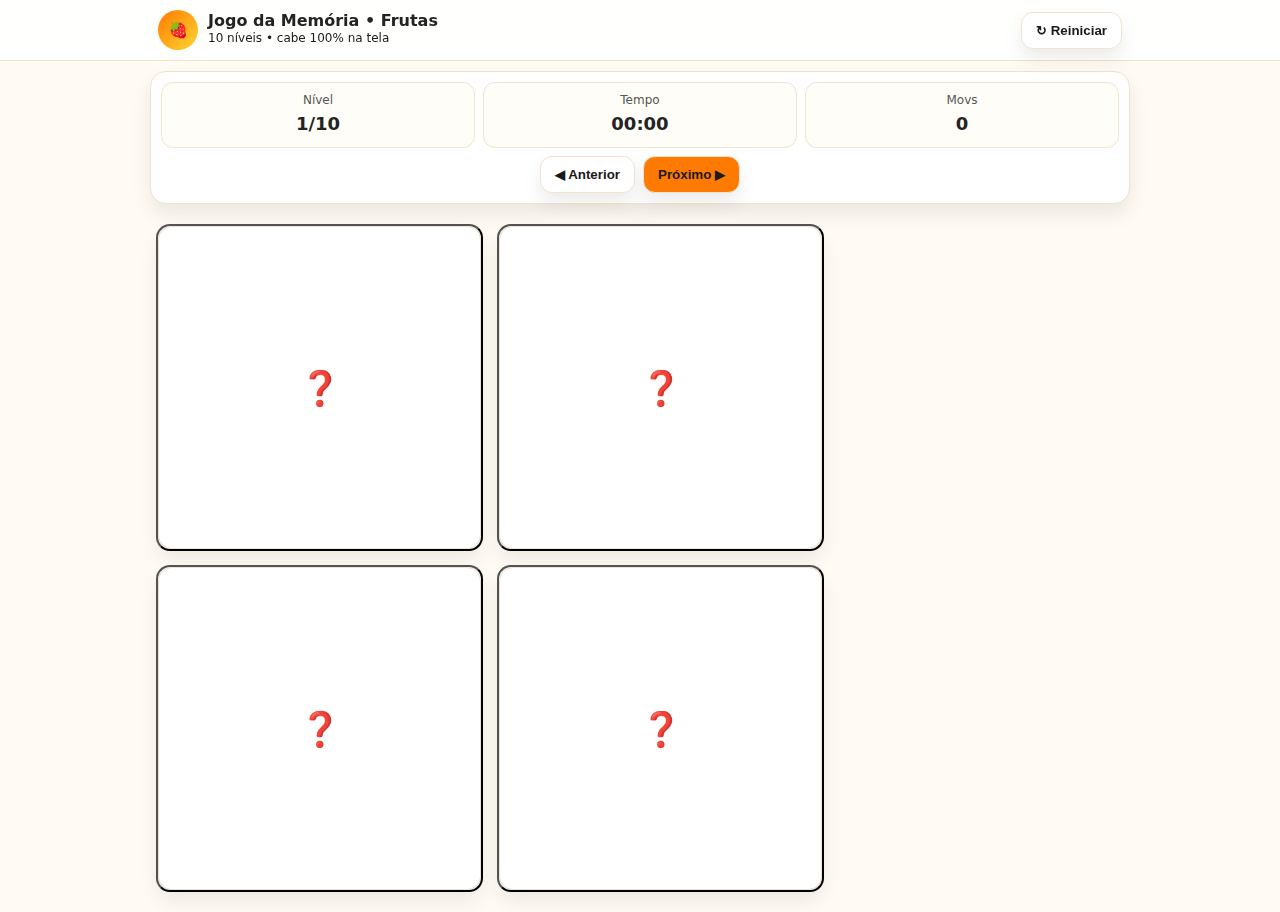
<file: memoria.html>
<!DOCTYPE html>
<html lang="pt-BR">
<head>
  <meta charset="utf-8" />
  <meta name="viewport" content="width=device-width, initial-scale=1" />
  <title>Jogo da Memória • Frutas (10 níveis)</title>
  <meta name="description" content="Jogo da memória de FRUTAS, responsivo, que ajusta as cartas para caberem 100% na tela em qualquer nível. Perfeito para celular." />
  <link rel="stylesheet" href="memoria-frutas.css" />
</head>
<body>

<header class="header">
  <div class="container bar">
    <div class="brand">
      <div class="brand-badge">🍓</div>
      <div>
        <h1>Jogo da Memória • Frutas</h1>
        <p>10 níveis • cabe 100% na tela</p>
      </div>
    </div>
    <button id="btnRestartTop" class="btn" type="button" aria-label="Reiniciar nível">↻ Reiniciar</button>
  </div>
</header>

<section class="container">
  <div class="hud">
    <div class="panel">
      <div class="stats" role="group" aria-label="Informações da partida">
        <div class="stat"><span>Nível</span><b id="uiLevel">1/10</b></div>
        <div class="stat"><span>Tempo</span><b id="uiTime">00:00</b></div>
        <div class="stat"><span>Movs</span><b id="uiMoves">0</b></div>
      </div>
      <div class="controls">
        <button id="btnPrev" class="btn" type="button" aria-label="Nível anterior">◀ Anterior</button>
        <button id="btnNext" class="btn primary" type="button" aria-label="Próximo nível">Próximo ▶</button>
      </div>
    </div>
  </div>
</section>

<main class="container board-wrap">
  <section id="board" class="board" aria-label="Tabuleiro do jogo"></section>
</main>

<!-- Modal -->
<div id="modal" class="modal-wrap" aria-hidden="true">
  <div class="modal" role="dialog" aria-modal="true" aria-labelledby="modalTitle">
    <h3 id="modalTitle">Nível concluído! ✅</h3>
    <p id="modalStats">Tempo — • Movimentos —</p>
    <div class="row">
      <button id="mAgain" class="btn" type="button">Jogar de novo</button>
      <button id="mNext" class="btn primary" type="button">Próximo nível ▶</button>
    </div>
  </div>
</div>

<script src="memoria-frutas.js" defer></script>
</body>
</html>
</file>
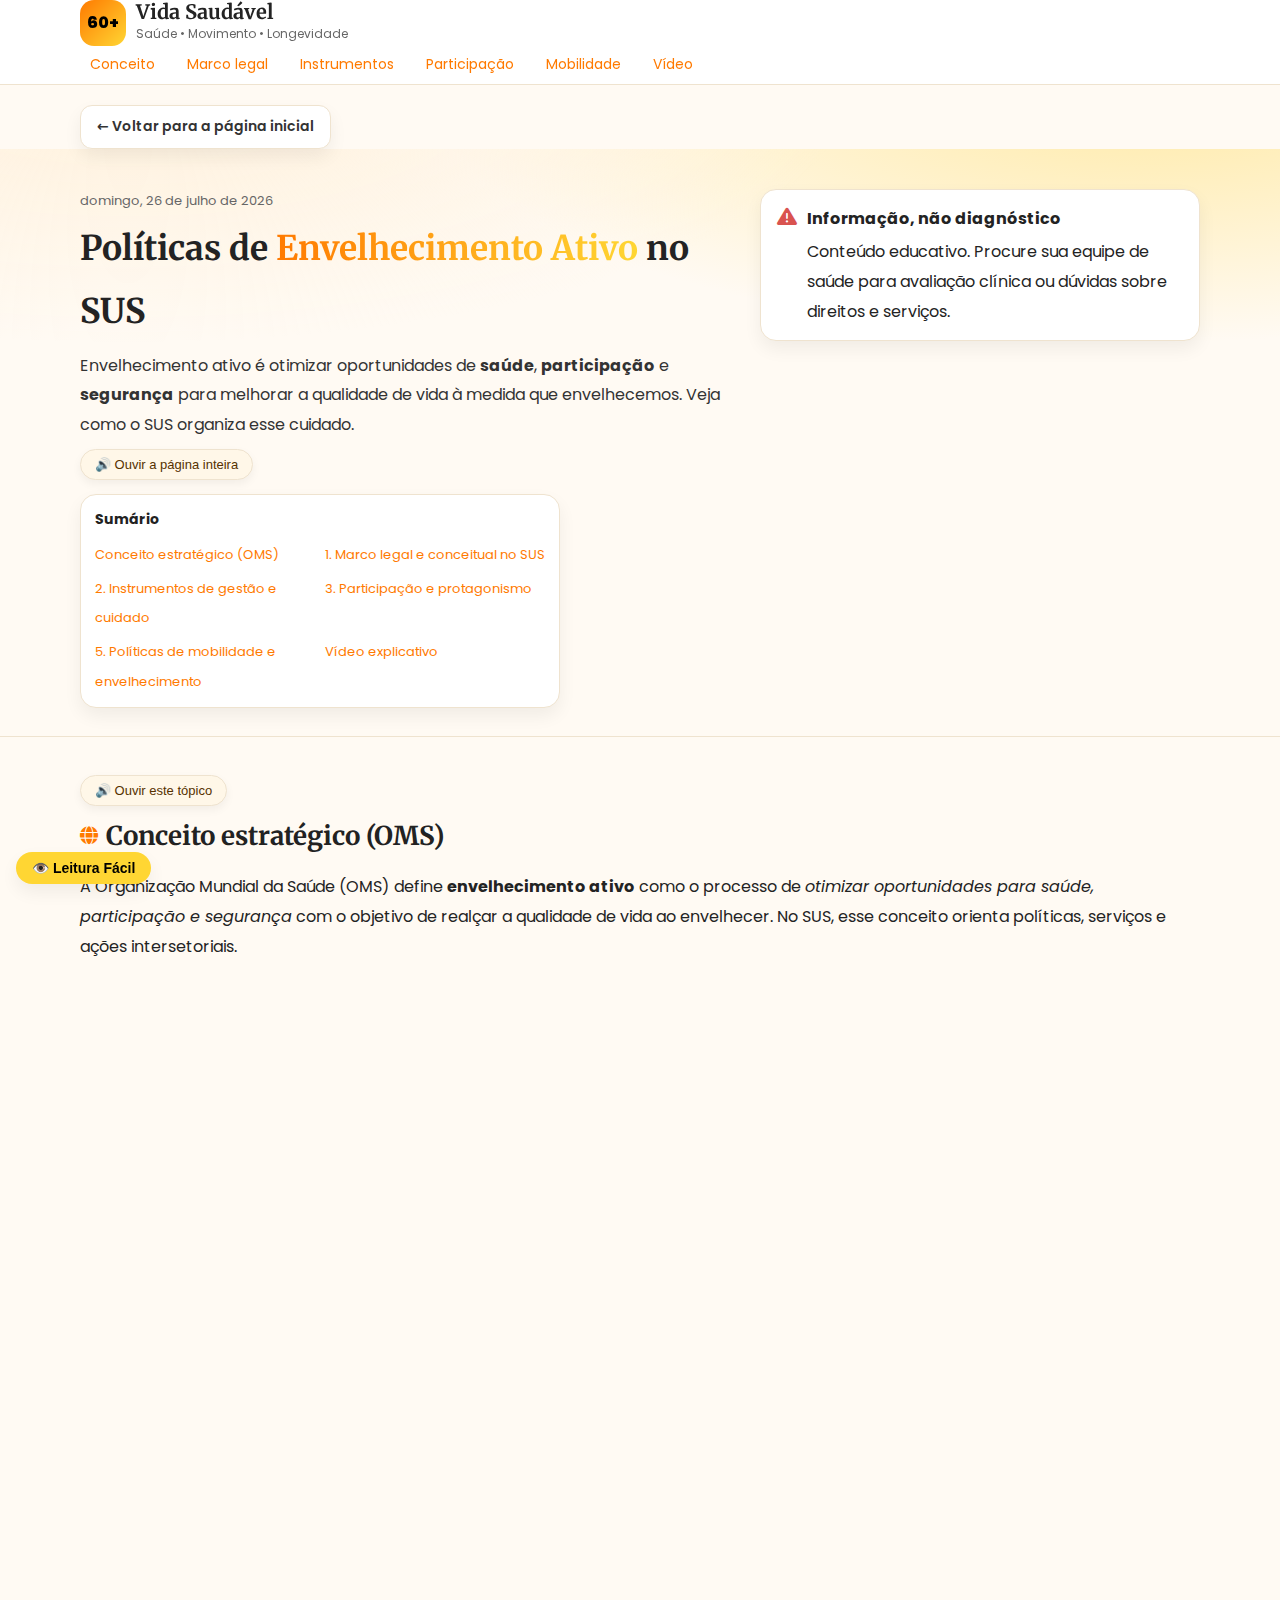
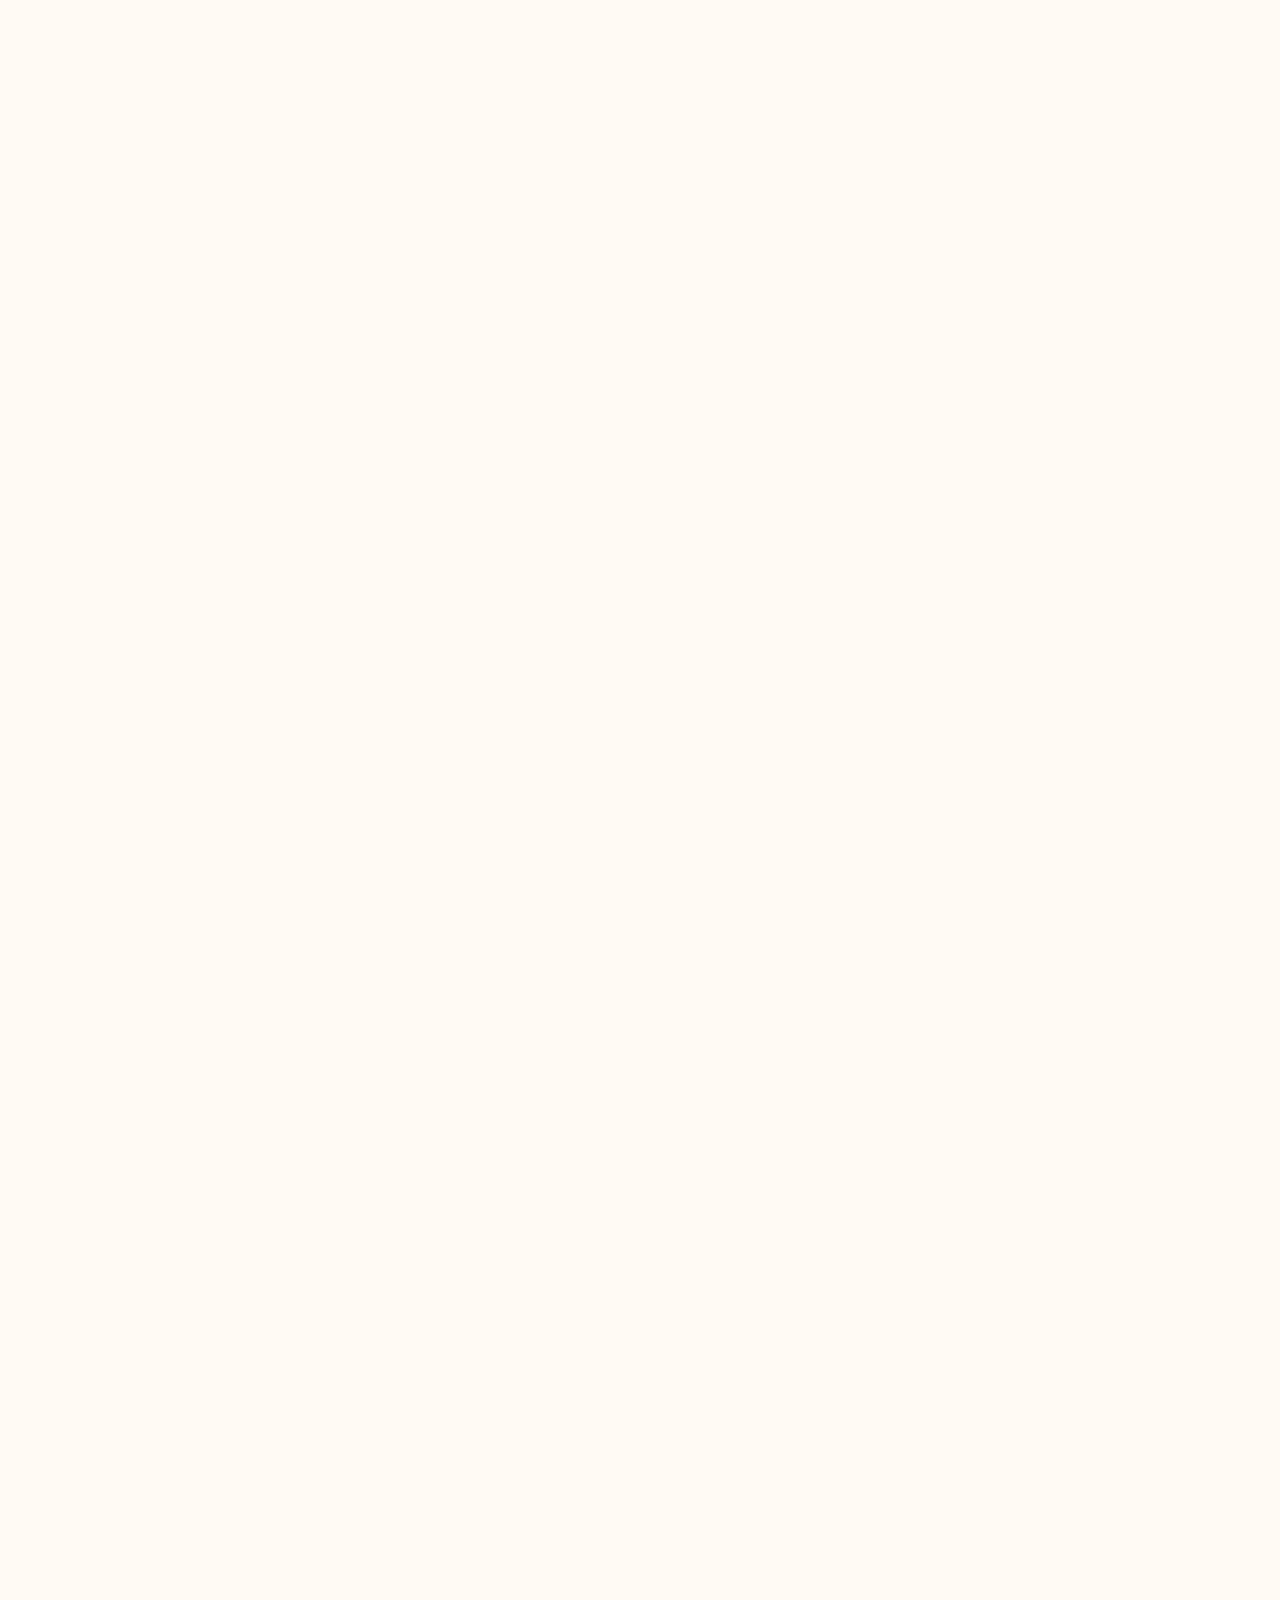
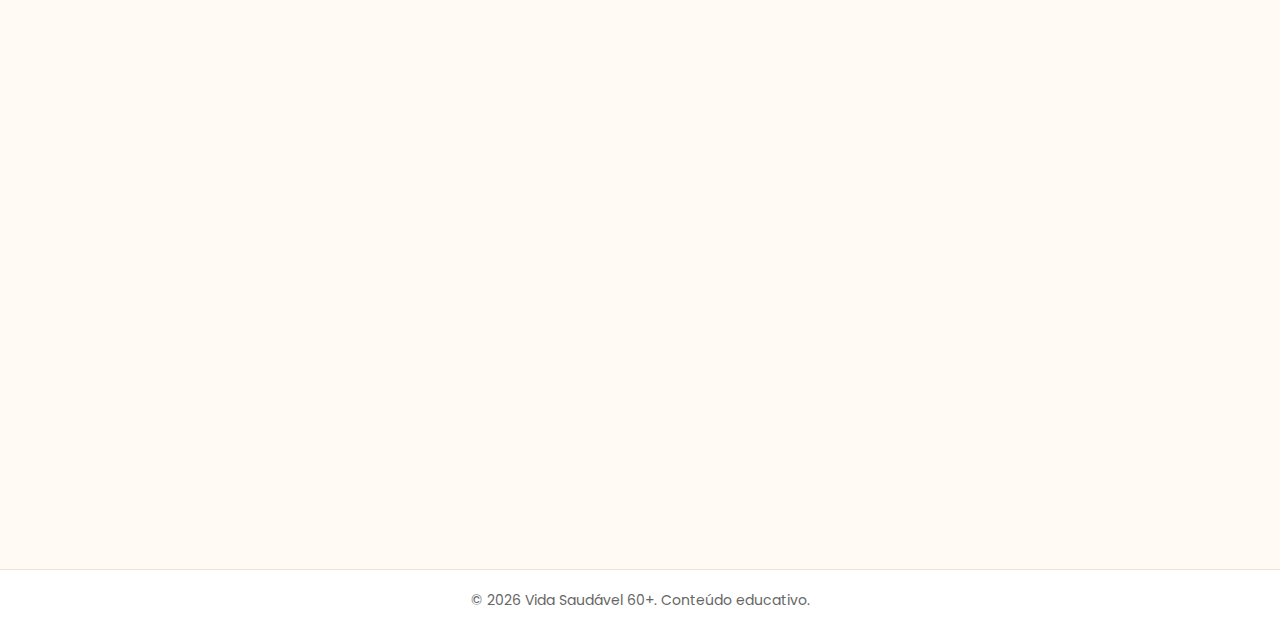
<file: politicas-envelhecimento-sus.html>
<!DOCTYPE html>
<html lang="pt-BR">
<head>
  <meta charset="UTF-8" />
  <meta name="viewport" content="width=device-width, initial-scale=1" />
  <title>Políticas de Envelhecimento Ativo no SUS • Vida Saudável 60+</title>
  <meta name="description" content="Marco legal do SUS para a pessoa idosa (PNSPI), instrumentos de gestão e cuidado, participação e protagonismo, e políticas públicas de mobilidade para o envelhecimento ativo." />

  <!-- Fontes e Ícones -->
  <link href="https://fonts.googleapis.com/css2?family=Merriweather:wght@700&family=Poppins:wght@400;500;600&display=swap" rel="stylesheet">
  <link href="https://cdnjs.cloudflare.com/ajax/libs/font-awesome/6.6.0/css/all.min.css" rel="stylesheet">

  <!-- CSS base do projeto -->
  <link rel="stylesheet" href="style1.css" />
</head>
<body>
  <!-- Barra de progresso -->
  <div id="progressBar" aria-hidden="true"></div>

  <!-- ===== HEADER ===== -->
  <header class="site-header">
    <div class="container header-grid">
      <a class="brand" href="index.html#noticias" aria-label="Página inicial Vida Saudável 60+">
        <span class="brand-badge" aria-hidden="true">60+</span>
        <div class="brand-text">
          <h1>Vida Saudável</h1>
          <p>Saúde • Movimento • Longevidade</p>
        </div>
      </a>

      <button id="menuBtn" class="menu-btn" aria-expanded="false" aria-controls="topNav" aria-label="Abrir menu">
        <i class="fa-solid fa-bars"></i>
      </button>

      <nav id="topNav" class="top-nav" aria-label="Navegação principal">
        <a href="#conceito-oms">Conceito</a>
        <a href="#marco-legal">Marco legal</a>
        <a href="#instrumentos">Instrumentos</a>
        <a href="#participacao">Participação</a>
        <a href="#mobilidade">Mobilidade</a>
        <a href="#video">Vídeo</a>
      </nav>
    </div>
  </header>

  <!-- Botão voltar -->
  <section class="section container" style="padding-top:20px; padding-bottom:0;">
    <a class="btn btn-light" href="index.html#noticias">← Voltar para a página inicial</a>
  </section>

  <!-- ===== HERO ===== -->
  <section class="hero" data-animate>
    <div class="container hero-grid">
      <div class="hero-text">
        <small id="dataHoje" class="hero-date" aria-live="polite"></small>
        <h2>Políticas de <span>Envelhecimento Ativo</span> no SUS</h2>
        <p>Envelhecimento ativo é otimizar oportunidades de <strong>saúde</strong>, <strong>participação</strong> e <strong>segurança</strong> para melhorar a qualidade de vida à medida que envelhecemos. Veja como o SUS organiza esse cuidado.</p>

        <!-- Áudio da página inteira -->
        <div class="audio-toolbar">
          <button class="audio-btn" data-section="page-all">
            🔊 Ouvir a página inteira
          </button>
        </div>

        <!-- Sumário -->
        <nav class="toc" aria-label="Sumário desta página">
          <strong>Sumário</strong>
          <ul>
            <li><a href="#conceito-oms">Conceito estratégico (OMS)</a></li>
            <li><a href="#marco-legal">1. Marco legal e conceitual no SUS</a></li>
            <li><a href="#instrumentos">2. Instrumentos de gestão e cuidado</a></li>
            <li><a href="#participacao">3. Participação e protagonismo</a></li>
            <li><a href="#mobilidade">5. Políticas de mobilidade e envelhecimento</a></li>
            <li><a href="#video">Vídeo explicativo</a></li>
          </ul>
        </nav>
      </div>

      <aside class="alerta" role="note" aria-label="Aviso importante" data-animate>
        <i class="fa-solid fa-triangle-exclamation" aria-hidden="true"></i>
        <div>
          <h3>Informação, não diagnóstico</h3>
          <p>Conteúdo educativo. Procure sua equipe de saúde para avaliação clínica ou dúvidas sobre direitos e serviços.</p>
        </div>
      </aside>
    </div>
  </section>

  <main>
    <!-- Conceito OMS -->
    <section id="conceito-oms" class="section container" data-animate>
      <div class="audio-toolbar">
        <button class="audio-btn" data-section="conceito-oms">🔊 Ouvir este tópico</button>
      </div>

      <h3 class="section-title"><i class="fa-solid fa-globe"></i> Conceito estratégico (OMS)</h3>
      <p>A Organização Mundial da Saúde (OMS) define <strong>envelhecimento ativo</strong> como o processo de <em>otimizar oportunidades para saúde, participação e segurança</em> com o objetivo de realçar a qualidade de vida ao envelhecer. No SUS, esse conceito orienta políticas, serviços e ações intersetoriais.</p>
    </section>

    <!-- 1. Marco Legal e Conceitual -->
    <section id="marco-legal" class="section container" data-animate>
      <div class="audio-toolbar">
        <button class="audio-btn" data-section="marco-legal">🔊 Ouvir este tópico</button>
      </div>

      <h3 class="section-title"><i class="fa-solid fa-scale-balanced"></i> 1. Marco legal e conceitual no SUS</h3>
      <p>A <strong>Política Nacional de Saúde da Pessoa Idosa (PNSPI)</strong> (2006), consolidada na <strong>Portaria de Consolidação GM/MS nº 2/2017</strong>, organiza a atenção à saúde do idoso no Brasil com foco em:</p>

      <div class="callouts">
        <div class="callout">
          <h4><i class="fa-solid fa-person-cane"></i> Abordagem centrada na funcionalidade</h4>
          <p>O cuidado parte da <strong>capacidade funcional</strong> global (grau de dependência, risco de fragilidade) como principal indicador de saúde da pessoa idosa.</p>
        </div>
        <div class="callout">
          <h4><i class="fa-solid fa-diagram-project"></i> Integralidade e intersetorialidade</h4>
          <p>Articulação entre pontos da <strong>Rede de Atenção à Saúde</strong> e com outros setores (assistência social, transporte, urbanismo, cultura), reduzindo fragmentação do cuidado.</p>
        </div>
        <div class="callout">
          <h4><i class="fa-solid fa-heart-pulse"></i> Promoção de hábitos saudáveis</h4>
          <p>Ações para alimentação adequada, <strong>atividade física regular</strong>, controle de DCNT, saúde mental e <strong>convivência social</strong> estimulante.</p>
        </div>
      </div>
    </section>

    <!-- 2. Instrumentos de Gestão e Cuidado -->
    <section id="instrumentos" class="section container" data-animate>
      <div class="audio-toolbar">
        <button class="audio-btn" data-section="instrumentos">🔊 Ouvir este tópico</button>
      </div>

      <h3 class="section-title"><i class="fa-solid fa-toolbox"></i> 2. Instrumentos de gestão e cuidado no SUS</h3>

      <div class="callouts">
        <div class="callout">
          <h4><i class="fa-solid fa-notes-medical"></i> Caderneta de Saúde da Pessoa Idosa</h4>
          <p>Instrumento do Ministério da Saúde para <strong>avaliação multidimensional</strong> (funcional e psicossocial), identificação de vulnerabilidades e orientação ao <strong>autocuidado</strong>, promovendo autonomia e independência.</p>
        </div>
        <div class="callout">
          <h4><i class="fa-solid fa-people-arrows"></i> Linhas de cuidado &amp; Matriciamento</h4>
          <p>Organizam fluxos entre APS, atenção especializada, reabilitação e hospital. O <strong>apoio matricial</strong> (ex.: geriatria/gerontologia) fortalece a APS com educação permanente e planos compartilhados.</p>
        </div>
        <div class="callout">
          <h4><i class="fa-solid fa-house-medical"></i> Atenção Domiciliar e cuidado comunitário</h4>
          <ul class="list">
            <li><strong>Melhor em Casa</strong> (SAD): modalidade domiciliar integrada à Rede de Atenção.</li>
            <li><strong>PAI</strong> (SP): acompanhamento no domicílio, apoio às AVD.</li>
            <li><strong>PMC</strong> (BH): parceria Saúde–Assistência para prevenir institucionalização e apoiar a família cuidadora.</li>
          </ul>
        </div>
      </div>
    </section>

    <!-- 3. Participação e Protagonismo -->
    <section id="participacao" class="section container" data-animate>
      <div class="audio-toolbar">
        <button class="audio-btn" data-section="participacao">🔊 Ouvir este tópico</button>
      </div>

      <h3 class="section-title"><i class="fa-solid fa-users"></i> 3. Ênfase na participação e no protagonismo</h3>
      <p>Envelhecer ativamente é <strong>mais que ausência de doença</strong>: envolve manter a capacidade funcional com <strong>engajamento ativo</strong> na vida comunitária.</p>

      <div class="tips">
        <div class="tip">
          <i class="fa-solid fa-handshake-angle" aria-hidden="true"></i>
          <div><strong>Inclusão social e intergeracionalidade:</strong> atividades socioculturais, esporte/lazer e projetos que aproximam gerações combatem o idadismo e favorecem reinserção social.</div>
        </div>
        <div class="tip">
          <i class="fa-solid fa-id-card-clip" aria-hidden="true"></i>
          <div><strong>Valorização da cidadania:</strong> enfrentamento à violência/abandono; informação sobre direitos, canais de denúncia e rede de proteção.</div>
        </div>
      </div>
    </section>

    <!-- 5. Políticas públicas de mobilidade -->
    <section id="mobilidade" class="section container" data-animate>
      <div class="audio-toolbar">
        <button class="audio-btn" data-section="mobilidade">🔊 Ouvir este tópico</button>
      </div>

      <h3 class="section-title"><i class="fa-solid fa-person-walking-with-cane"></i> 5. Políticas públicas de mobilidade e envelhecimento</h3>
      <p>A mobilidade segura sustenta a <strong>autonomia</strong>, o acesso a serviços e a participação social. Ações intersetoriais (saúde, transporte, urbanismo, assistência) favorecem o <strong>envelhecimento ativo</strong> no território.</p>

      <div class="callouts">
        <div class="callout">
          <h4><i class="fa-solid fa-road"></i> Acessibilidade urbana</h4>
          <ul class="list">
            <li>Calçadas regulares com rampas e <strong>piso tátil</strong> contínuo.</li>
            <li>Travessias com <strong>tempo semafórico ampliado</strong>, faixas elevadas e boa <strong>iluminação</strong>.</li>
            <li>Espaços de descanso (bancos, sombreamento) em rotas de serviços públicos.</li>
          </ul>
        </div>
        <div class="callout">
          <h4><i class="fa-solid fa-bus"></i> Transporte público amigável</h4>
          <ul class="list">
            <li>Ônibus com <strong>piso baixo</strong>, elevadores/plataformas e assentos preferenciais.</li>
            <li>Pontos com cobertura, assentos e sinalização clara (visual/sonora).</li>
            <li>Informação acessível (tamanho de fonte, contrastes, aplicativos simples).</li>
          </ul>
        </div>
        <div class="callout">
          <h4><i class="fa-solid fa-heart-circle-bolt"></i> Mobilidade ativa &amp; reabilitação</h4>
          <ul class="list">
            <li>Grupos de <strong>caminhada orientada</strong> em UBS, praças e parques.</li>
            <li>Integração com <strong>reabilitação</strong> (fisioterapia) e <strong>Tecnologia Assistiva</strong> (bengalas, andadores, barras).</li>
            <li>Ambientes públicos <strong>amigáveis à idade</strong> (diretrizes de “cidade amiga do idoso”).</li>
          </ul>
        </div>
      </div>

      <!-- Tabela: Desafios x Ações -->
      <div class="compare" style="margin-top:12px">
        <table class="clean table--stack" aria-label="Desafios e ações para mobilidade no envelhecimento">
          <thead>
            <tr>
              <th style="width:50%">Desafio</th>
              <th style="width:50%">Ação intersetorial</th>
            </tr>
          </thead>
          <tbody>
            <tr>
              <td data-th="Desafio">Quedas em calçadas irregulares e pouca iluminação</td>
              <td data-th="Ação">Manutenção de calçadas, <strong>iluminação pública</strong>, travessias elevadas e <strong>piso tátil</strong></td>
            </tr>
            <tr>
              <td data-th="Desafio">Dificuldade para embarque no transporte</td>
              <td data-th="Ação"><strong>Piso baixo</strong>, elevadores, assentos preferenciais e pontos com cobertura/assento</td>
            </tr>
            <tr>
              <td data-th="Desafio">Baixa capacidade funcional</td>
              <td data-th="Ação"><strong>Reabilitação</strong> + grupos de caminhada e <strong>TA</strong> (bengala/andador)</td>
            </tr>
            <tr>
              <td data-th="Desafio">Informação pouco acessível</td>
              <td data-th="Ação">Sinalização com alto contraste, fontes grandes e canais digitais simples</td>
            </tr>
          </tbody>
        </table>
      </div>
    </section>

    <!-- Vídeo -->
    <section id="video" class="section container" aria-labelledby="titulo-video" data-animate>
      <div class="audio-toolbar">
        <button class="audio-btn" data-section="video">🔊 Ouvir descrição do vídeo</button>
      </div>

      <h3 id="titulo-video" class="section-title">
        <i class="fa-solid fa-video" aria-hidden="true"></i> Vídeo explicativo
      </h3>

      <figure class="figure" role="group" aria-label="Vídeo: políticas de envelhecimento ativo no SUS">
        <div class="video-wrap" role="region" aria-label="Player do YouTube: Políticas de envelhecimento ativo no SUS">
          <iframe
            title="Políticas de Envelhecimento Ativo no SUS — Vídeo"
            src="https://www.youtube-nocookie.com/embed/K3C0PdKDgIM?rel=0&modestbranding=1"
            loading="lazy"
            referrerpolicy="strict-origin-when-cross-origin"
            allow="accelerometer; clipboard-write; encrypted-media; gyroscope; picture-in-picture; web-share"
            allowfullscreen>
          </iframe>
        </div>
        <figcaption class="video-caption">
          Políticas de envelhecimento ativo no SUS e como acessar serviços na rede.
          <br>
          <a class="video-actions" href="https://youtu.be/K3C0PdKDgIM" target="_blank" rel="noopener">
            Abrir no YouTube
          </a>
        </figcaption>
      </figure>
    </section>
  </main>

  <!-- Voltar ao topo -->
  <button id="toTop" class="to-top" aria-label="Voltar ao topo">
    <i class="fa-solid fa-arrow-up"></i>
  </button>

  <!-- Botão modo leitura fácil -->
  <button id="easyReadBtn" aria-label="Ativar modo leitura fácil">
    👁️ Leitura Fácil
  </button>

  <!-- ===== FOOTER ===== -->
  <footer class="site-footer">
    <div class="container">
      <p>&copy; <span id="anoAtual"></span> Vida Saudável 60+. Conteúdo educativo.</p>
    </div>
  </footer>

  <!-- JS desta página (padrão das outras) -->
  <script>
    // Data de hoje em português
    (function setDataHoje(){
      const el = document.getElementById('dataHoje');
      if(!el) return;
      const agora = new Date();
      const dias = ['domingo','segunda-feira','terça-feira','quarta-feira','quinta-feira','sexta-feira','sábado'];
      const meses = ['janeiro','fevereiro','março','abril','maio','junho','julho','agosto','setembro','outubro','novembro','dezembro'];
      const texto = `${dias[agora.getDay()]}, ${agora.getDate()} de ${meses[agora.getMonth()]} de ${agora.getFullYear()}`;
      el.textContent = texto;
    })();

    // Ano atual no rodapé
    document.getElementById('anoAtual').textContent = new Date().getFullYear();

    // Menu responsivo
    const menuBtn = document.getElementById('menuBtn');
    const topNav = document.getElementById('topNav');
    if (menuBtn && topNav) {
      menuBtn.addEventListener('click', () => {
        const isOpen = topNav.classList.toggle('open');
        menuBtn.setAttribute('aria-expanded', isOpen ? 'true' : 'false');
      });
    }

    // Barra de progresso + botão voltar ao topo
    const bar = document.getElementById('progressBar');
    const toTop = document.getElementById('toTop');

    window.addEventListener('scroll', () => {
      const h = document.documentElement;
      const s = (h.scrollTop)/(h.scrollHeight - h.clientHeight) * 100;
      bar.style.width = s + '%';
      toTop.classList.toggle('show', h.scrollTop > 300);
    }, { passive: true });

    toTop.addEventListener('click', () => {
      window.scrollTo({ top: 0, behavior:'smooth' });
    });

    // Animação de entrada
    const ob = new IntersectionObserver(entries => {
      entries.forEach(e => {
        if(e.isIntersecting) e.target.classList.add('visible');
      });
    }, {threshold:0.2});

    document.querySelectorAll('[data-animate]').forEach(el => ob.observe(el));

    // Leitura Fácil (modo fonte maior / contraste)
    document.getElementById('easyReadBtn').addEventListener('click', () => {
      document.body.classList.toggle('easy-read');
    });

    // ===== LEITURA EM ÁUDIO POR TÓPICO (PADRÃO) =====
    function speakText(text) {
      if (!('speechSynthesis' in window)) {
        alert('Seu navegador não suporta leitura em voz. Tente usar o Google Chrome 😉');
        return;
      }

      // Para o que estiver tocando
      window.speechSynthesis.cancel();

      const utter = new SpeechSynthesisUtterance(text);
      utter.lang = 'pt-BR';
      utter.rate = 0.95;
      utter.pitch = 1;

      window.speechSynthesis.speak(utter);
    }

    // Botões de áudio por seção
    document.querySelectorAll('.audio-btn').forEach(btn => {
      btn.addEventListener('click', () => {
        const target = btn.getAttribute('data-section');

        if (target === 'page-all') {
          // Ler página inteira (principalmente o conteúdo do <main>)
          const main = document.querySelector('main');
          if (!main) return;
          speakText(main.innerText);
          return;
        }

        const section = document.getElementById(target);
        if (!section) return;

        speakText(section.innerText);
      });
    });

    // Cancela áudio ao sair da página
    window.addEventListener('beforeunload', () => {
      window.speechSynthesis.cancel();
    });
  </script>
</body>
</html>
</file>
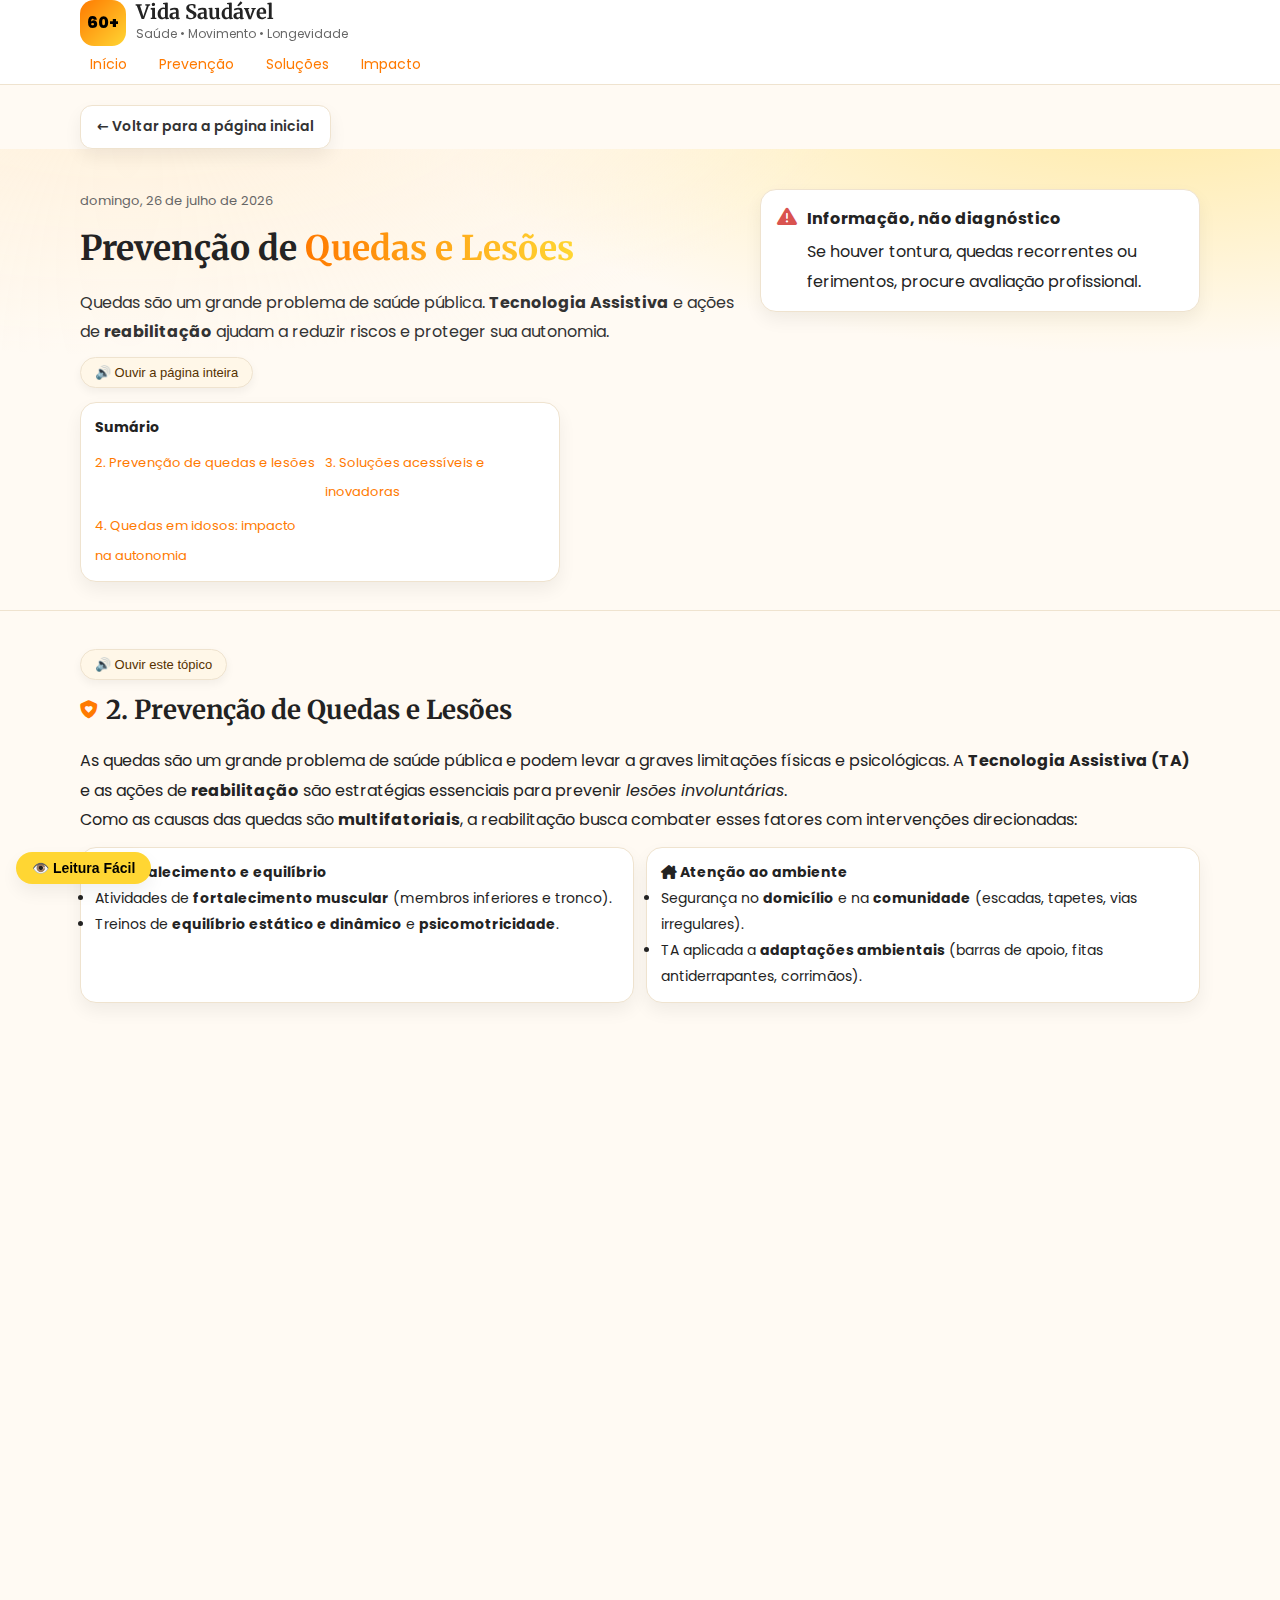
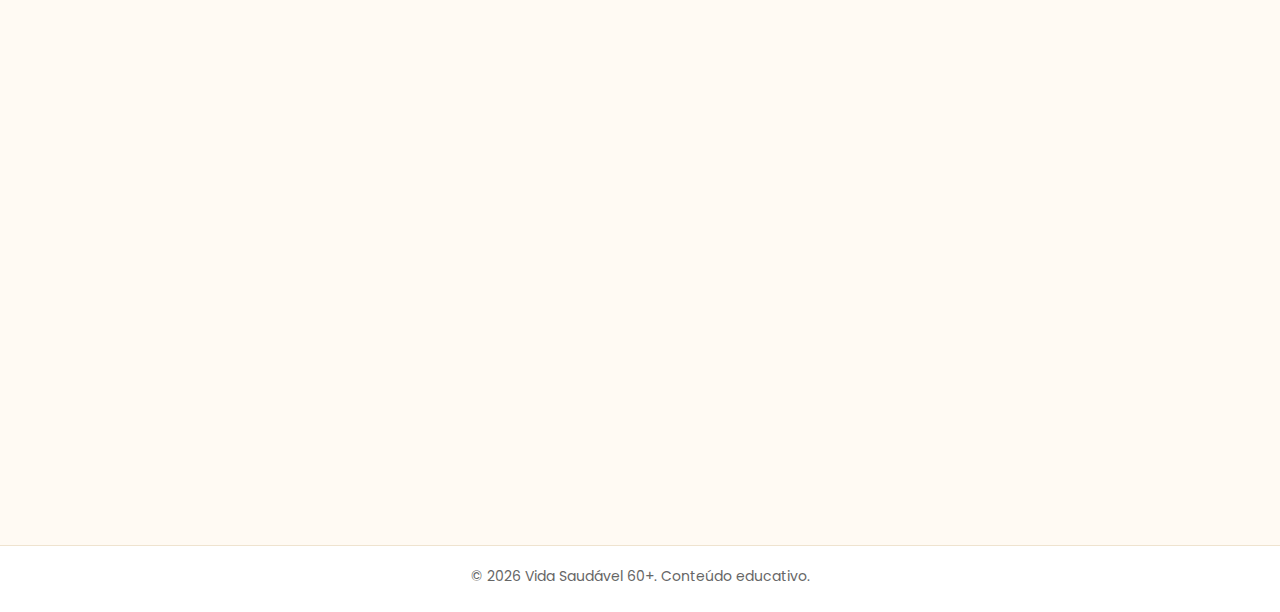
<file: prevencao-quedas.html>
<!DOCTYPE html>
<html lang="pt-BR">
<head>
  <meta charset="UTF-8" />
  <meta name="viewport" content="width=device-width, initial-scale=1" />
  <title>Prevenção de Quedas e Lesões • Vida Saudável 60+</title>
  <meta name="description" content="Tecnologia Assistiva, reabilitação, ambiente seguro e soluções de baixo custo para reduzir quedas e preservar a autonomia na melhor idade." />

  <!-- Fontes e Ícones -->
  <link href="https://fonts.googleapis.com/css2?family=Merriweather:wght@700&family=Poppins:wght@400;500;600&display=swap" rel="stylesheet">
  <link href="https://cdnjs.cloudflare.com/ajax/libs/font-awesome/6.6.0/css/all.min.css" rel="stylesheet">

  <!-- CSS base do projeto -->
  <link rel="stylesheet" href="style1.css" />
</head>
<body>
  <!-- Barra de progresso -->
  <div id="progressBar" aria-hidden="true"></div>

  <!-- ===== HEADER ===== -->
  <header class="site-header">
    <div class="container header-grid">
      <a class="brand" href="index.html#noticias" aria-label="Página inicial Vida Saudável 60+">
        <span class="brand-badge" aria-hidden="true">60+</span>
        <div class="brand-text">
          <h1>Vida Saudável</h1>
          <p>Saúde • Movimento • Longevidade</p>
        </div>
      </a>

      <button id="menuBtn" class="menu-btn" aria-expanded="false" aria-controls="topNav" aria-label="Abrir menu">
        <i class="fa-solid fa-bars"></i>
      </button>

      <nav id="topNav" class="top-nav" aria-label="Navegação principal">
        <a href="#inicio">Início</a>
        <a href="#prevencao">Prevenção</a>
        <a href="#solucoes">Soluções</a>
        <a href="#impacto">Impacto</a>
      </nav>
    </div>
  </header>

  <!-- Botão voltar -->
  <section class="section container" style="padding-top:20px; padding-bottom:0;">
    <a class="btn btn-light" href="index.html#noticias">← Voltar para a página inicial</a>
  </section>

  <!-- ===== HERO ===== -->
  <section id="inicio" class="hero" data-animate>
    <div class="container hero-grid">
      <div class="hero-text">
        <small id="dataHoje" class="hero-date" aria-live="polite"></small>
        <h2>Prevenção de <span>Quedas e Lesões</span></h2>
        <p>Quedas são um grande problema de saúde pública. <strong>Tecnologia Assistiva</strong> e ações de <strong>reabilitação</strong> ajudam a reduzir riscos e proteger sua autonomia.</p>

        <!-- Áudio da página inteira -->
        <div class="audio-toolbar">
          <button class="audio-btn" data-section="page-all">
            🔊 Ouvir a página inteira
          </button>
        </div>

        <!-- Sumário -->
        <nav class="toc" aria-label="Sumário desta página">
          <strong>Sumário</strong>
          <ul>
            <li><a href="#prevencao">2. Prevenção de quedas e lesões</a></li>
            <li><a href="#solucoes">3. Soluções acessíveis e inovadoras</a></li>
            <li><a href="#impacto">4. Quedas em idosos: impacto na autonomia</a></li>
          </ul>
        </nav>
      </div>

      <aside class="alerta" role="note" aria-label="Aviso importante" data-animate>
        <i class="fa-solid fa-triangle-exclamation" aria-hidden="true"></i>
        <div>
          <h3>Informação, não diagnóstico</h3>
          <p>Se houver tontura, quedas recorrentes ou ferimentos, procure avaliação profissional.</p>
        </div>
      </aside>
    </div>
  </section>

  <main>
    <!-- ===== 2. Prevenção de Quedas e Lesões ===== -->
    <section id="prevencao" class="section container" data-animate>
      <div class="audio-toolbar">
        <button class="audio-btn" data-section="prevencao">🔊 Ouvir este tópico</button>
      </div>

      <h3 class="section-title"><i class="fa-solid fa-shield-heart"></i> 2. Prevenção de Quedas e Lesões</h3>
      <p>As quedas são um grande problema de saúde pública e podem levar a graves limitações físicas e psicológicas. A <strong>Tecnologia Assistiva (TA)</strong> e as ações de <strong>reabilitação</strong> são estratégias essenciais para prevenir <em>lesões involuntárias</em>.</p>
      <p>Como as causas das quedas são <strong>multifatoriais</strong>, a reabilitação busca combater esses fatores com intervenções direcionadas:</p>

      <div class="callouts">
        <div class="callout">
          <h4><i class="fa-solid fa-dumbbell"></i> Fortalecimento e equilíbrio</h4>
          <ul class="list">
            <li>Atividades de <strong>fortalecimento muscular</strong> (membros inferiores e tronco).</li>
            <li>Treinos de <strong>equilíbrio estático e dinâmico</strong> e <strong>psicomotricidade</strong>.</li>
          </ul>
        </div>
        <div class="callout">
          <h4><i class="fa-solid fa-house-chimney"></i> Atenção ao ambiente</h4>
          <ul class="list">
            <li>Segurança no <strong>domicílio</strong> e na <strong>comunidade</strong> (escadas, tapetes, vias irregulares).</li>
            <li>TA aplicada a <strong>adaptações ambientais</strong> (barras de apoio, fitas antiderrapantes, corrimãos).</li>
          </ul>
        </div>
      </div>
    </section>

    <!-- ===== 3. Soluções Acessíveis e Inovadoras ===== -->
    <section id="solucoes" class="section container" data-animate>
      <div class="audio-toolbar">
        <button class="audio-btn" data-section="solucoes">🔊 Ouvir este tópico</button>
      </div>

      <h3 class="section-title"><i class="fa-solid fa-screwdriver-wrench"></i> 3. Soluções Acessíveis e Inovadoras (Tecnologias Assistivas de Baixo Custo)</h3>
      <p>Apesar de muitos dispositivos terem alto custo, há iniciativas eficazes e <strong>acessíveis</strong>:</p>
      <ul class="list">
        <li><strong>Oficinas de Adaptação</strong>: projetos que treinam cuidadores para produzir adaptações com <strong>EVA, PVC e papelão</strong>.</li>
        <li><strong>Reprodução no domicílio</strong>: após a capacitação, é possível replicar instrumentos e adaptações em casa, aumentando a independência em áreas de baixa renda.</li>
        <li><strong>Intervenções comunitárias</strong>: instalação de <strong>barras de apoio</strong> em vielas e melhorias simples no entorno.</li>
      </ul>
      <p><em>Em resumo</em>, a TA na mobilidade ajuda a <strong>prolongar a independência</strong>, <strong>reduzir riscos</strong> e garantir o exercício da <strong>autonomia</strong> no dia a dia.</p>
    </section>

    <!-- ===== 4. Impacto ===== -->
    <section id="impacto" class="section container" data-animate>
      <div class="audio-toolbar">
        <button class="audio-btn" data-section="impacto">🔊 Ouvir este tópico</button>
      </div>

      <h3 class="section-title">
        <i class="fa-solid fa-person-walking-with-cane"></i>
        4. Quedas em Idosos: Impacto na Autonomia
      </h3>

      <p>
        As quedas afetam diretamente a <strong>qualidade de vida</strong>, podendo gerar medo de cair novamente,
        perda de confiança e isolamento social. A <strong>reabilitação física e emocional</strong> é essencial
        para a retomada da autonomia e prevenção de novos episódios.
      </p>

      <div class="video-grid" style="margin-top:20px">
        <!-- Card 1 -->
        <article class="card">
          <div class="video-wrap">
            <iframe title="150 minutos por semana - Animação"
                    src="https://www.youtube.com/embed/e3LzO5ED4z8"
                    loading="lazy" allowfullscreen></iframe>
          </div>
          <div class="card-body">
            <h4><i class="fa-solid fa-heart-pulse"></i> 150 min/semana</h4>
            <p>Praticar atividades físicas regulares fortalece músculos e previne quedas no dia a dia.</p>
            <a class="btn btn-ghost" href="https://youtu.be/e3LzO5ED4z8" target="_blank" rel="noopener">
              <i class="fa-brands fa-youtube"></i> Abrir no YouTube
            </a>
          </div>
        </article>

        <!-- Card 2 -->
        <article class="card">
          <div class="video-wrap">
            <iframe title="Dicas de Prevenção de Quedas"
                    src="https://www.youtube.com/embed/rACtEpBg3Jk"
                    loading="lazy" allowfullscreen></iframe>
          </div>
          <div class="card-body">
            <h4><i class="fa-solid fa-lightbulb"></i> Dicas Práticas</h4>
            <p>Descubra como adaptar sua casa e evitar acidentes com mudanças simples na rotina.</p>
            <a class="btn btn-ghost" href="https://youtu.be/rACtEpBg3Jk" target="_blank" rel="noopener">
              <i class="fa-brands fa-youtube"></i> Abrir no YouTube
            </a>
          </div>
        </article>
      </div>

      <div class="highlight" style="margin-top:16px">
        <strong>Dica:</strong> converse com seu fisioterapeuta sobre exercícios de equilíbrio e fortalecimento
        específicos para o seu dia a dia.
      </div>
    </section>
  </main>

  <!-- Voltar ao topo -->
  <button id="toTop" class="to-top" aria-label="Voltar ao topo">
    <i class="fa-solid fa-arrow-up"></i>
  </button>

  <!-- Botão modo leitura fácil -->
  <button id="easyReadBtn" aria-label="Ativar modo leitura fácil">
    👁️ Leitura Fácil
  </button>

  <!-- ===== FOOTER ===== -->
  <footer class="site-footer">
    <div class="container">
      <p>&copy; <span id="anoAtual"></span> Vida Saudável 60+. Conteúdo educativo.</p>
    </div>
  </footer>

  <!-- JS da página (PADRÃO IGUAL ÀS OUTRAS) -->
  <script>
    // Data de hoje em português
    (function setDataHoje(){
      const el = document.getElementById('dataHoje');
      if(!el) return;
      const agora = new Date();
      const dias = ['domingo','segunda-feira','terça-feira','quarta-feira','quinta-feira','sexta-feira','sábado'];
      const meses = ['janeiro','fevereiro','março','abril','maio','junho','julho','agosto','setembro','outubro','novembro','dezembro'];
      const texto = `${dias[agora.getDay()]}, ${agora.getDate()} de ${meses[agora.getMonth()]} de ${agora.getFullYear()}`;
      el.textContent = texto;
    })();

    // Ano corrente
    document.getElementById('anoAtual').textContent = new Date().getFullYear();

    // Menu responsivo
    const menuBtn = document.getElementById('menuBtn');
    const topNav = document.getElementById('topNav');
    if (menuBtn && topNav) {
      menuBtn.addEventListener('click', () => {
        const isOpen = topNav.classList.toggle('open');
        menuBtn.setAttribute('aria-expanded', isOpen ? 'true' : 'false');
      });
    }

    // Barra de progresso + botão voltar ao topo
    const bar = document.getElementById('progressBar');
    const toTop = document.getElementById('toTop');

    window.addEventListener('scroll', () => {
      const h = document.documentElement;
      const s = (h.scrollTop)/(h.scrollHeight - h.clientHeight) * 100;
      if (bar) bar.style.width = s + '%';
      if (toTop) toTop.classList.toggle('show', h.scrollTop > 300);
    }, { passive: true });

    toTop?.addEventListener('click', () => {
      window.scrollTo({ top: 0, behavior:'smooth' });
    });

    // Animação de entrada
    const ob = new IntersectionObserver(entries => {
      entries.forEach(e => {
        if(e.isIntersecting) e.target.classList.add('visible');
      });
    }, {threshold:0.2});

    document.querySelectorAll('[data-animate]').forEach(el => ob.observe(el));

    // Leitura Fácil (modo fonte maior / contraste)
    document.getElementById('easyReadBtn')?.addEventListener('click', () => {
      document.body.classList.toggle('easy-read');
    });

    // ===== LEITURA EM ÁUDIO POR TÓPICO (PADRÃO) =====
    let currentUtterance = null;

    function speakText(text) {
      if (!('speechSynthesis' in window)) {
        alert('Seu navegador não suporta leitura em voz. Tente usar o Google Chrome 😉');
        return;
      }

      // Para o que estiver tocando
      window.speechSynthesis.cancel();

      const utter = new SpeechSynthesisUtterance(text);
      utter.lang = 'pt-BR';
      utter.rate = 0.9;   // padrão (um pouco mais devagar)
      utter.pitch = 1;
      currentUtterance = utter;

      window.speechSynthesis.speak(utter);
    }

    // Botões de áudio por seção
    document.querySelectorAll('.audio-btn').forEach(btn => {
      btn.addEventListener('click', () => {
        const target = btn.getAttribute('data-section');

        if (target === 'page-all') {
          const main = document.querySelector('main');
          if (!main) return;
          speakText(main.innerText);
          return;
        }

        const section = document.getElementById(target);
        if (!section) return;

        speakText(section.innerText);
      });
    });

    // Cancela áudio ao sair da página
    window.addEventListener('beforeunload', () => {
      window.speechSynthesis.cancel();
    });
  </script>
</body>
</html>
</file>
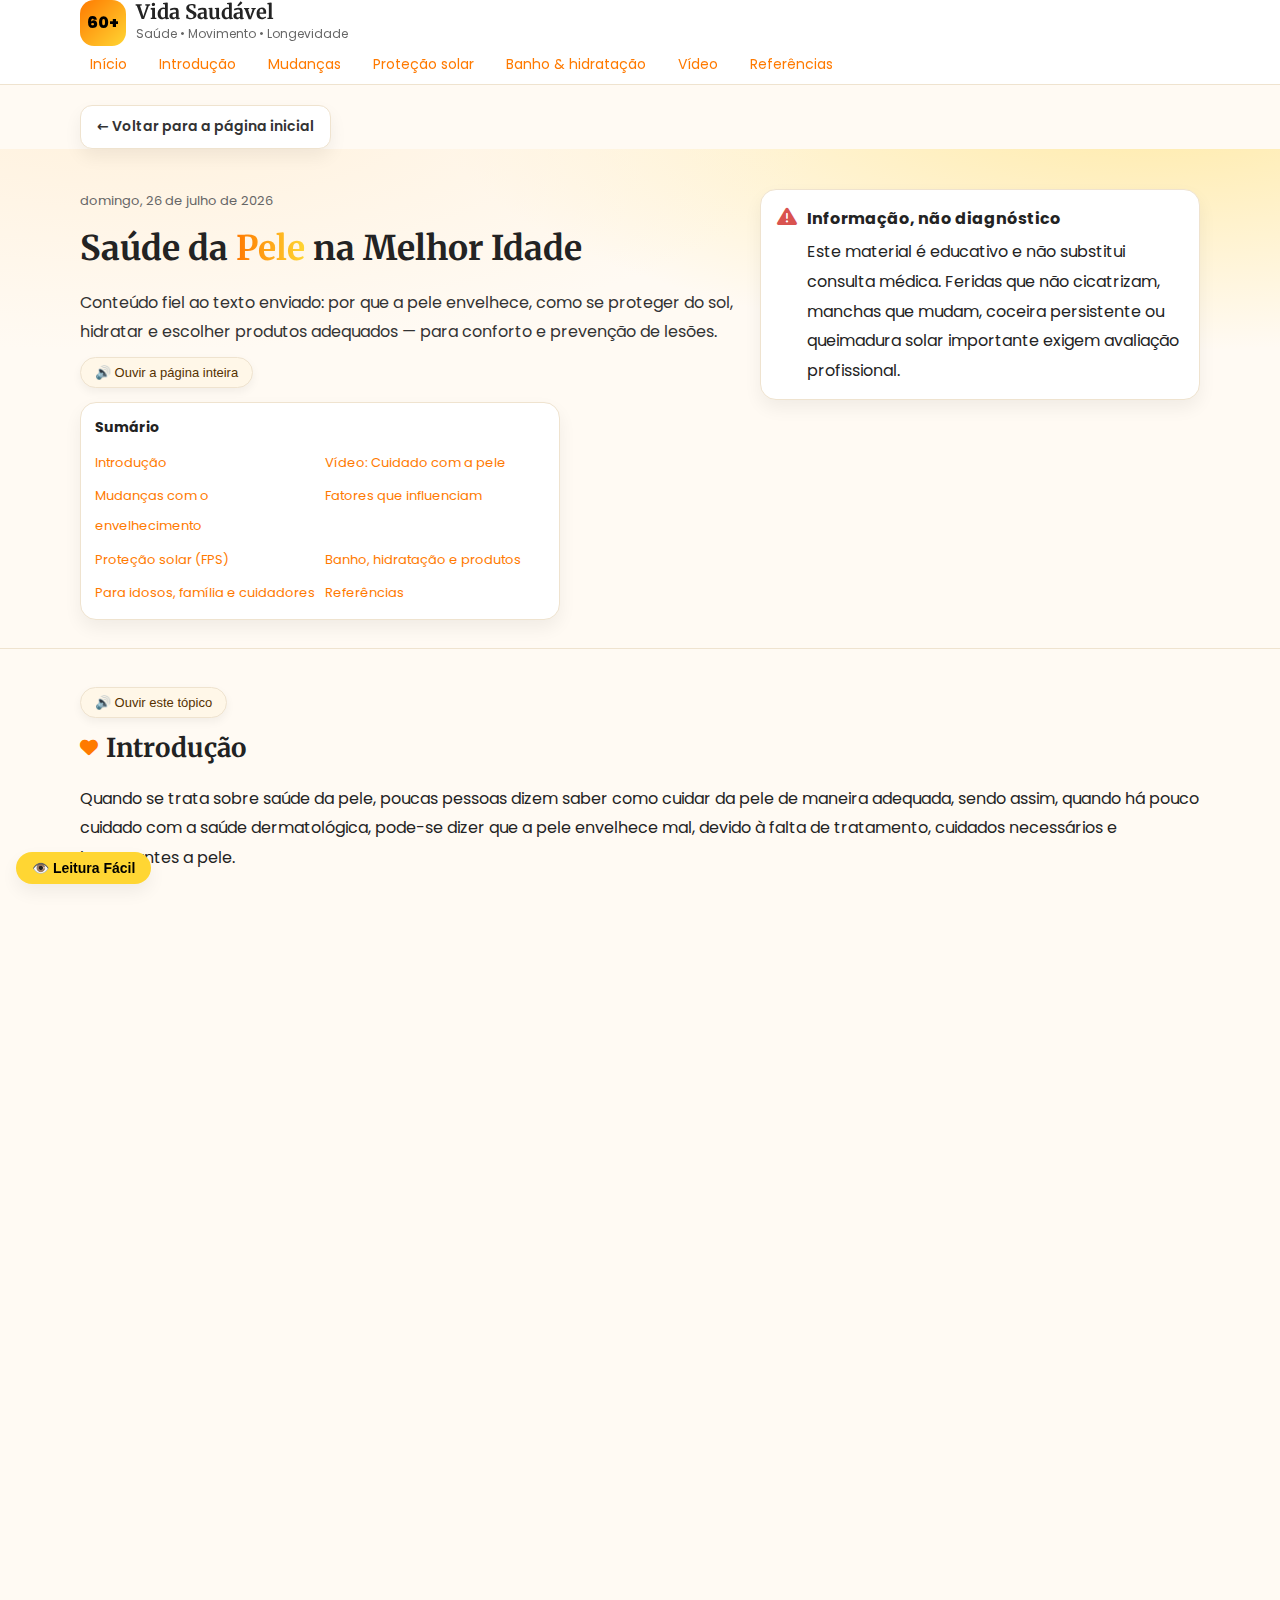
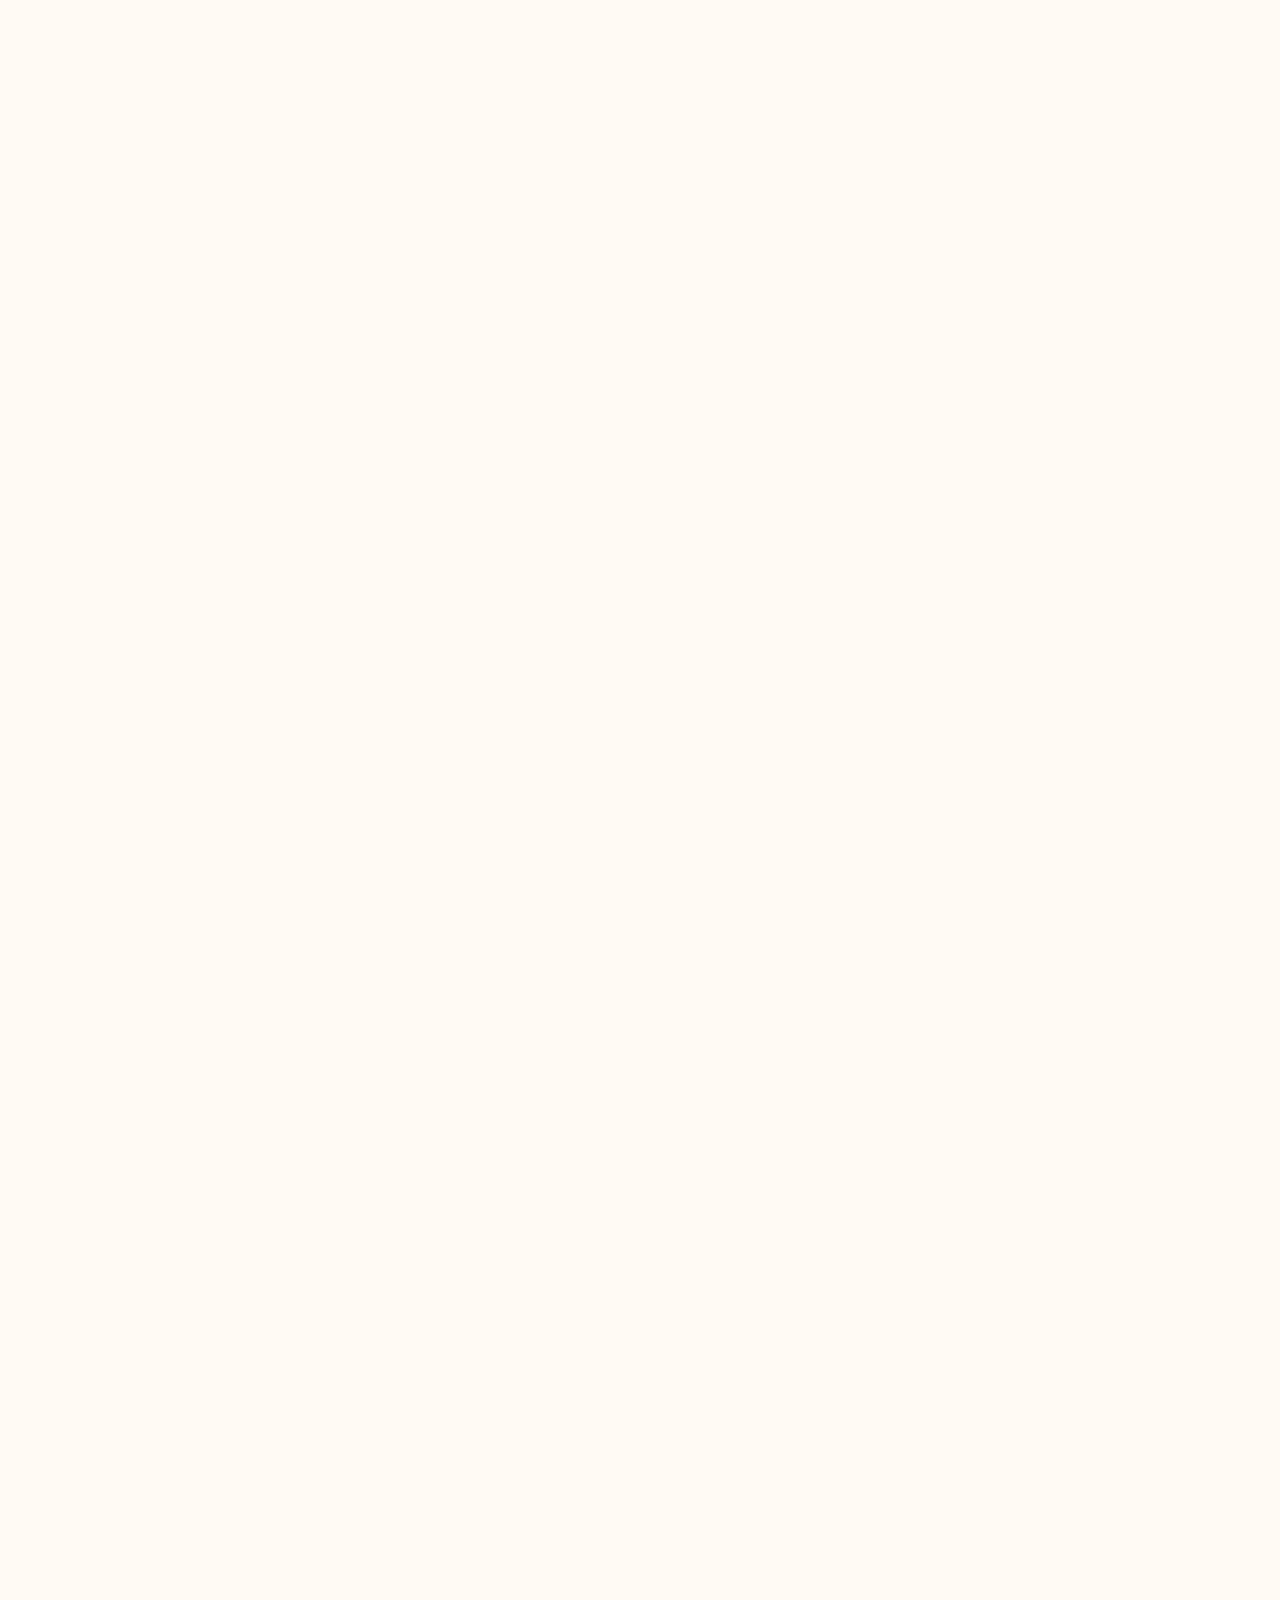
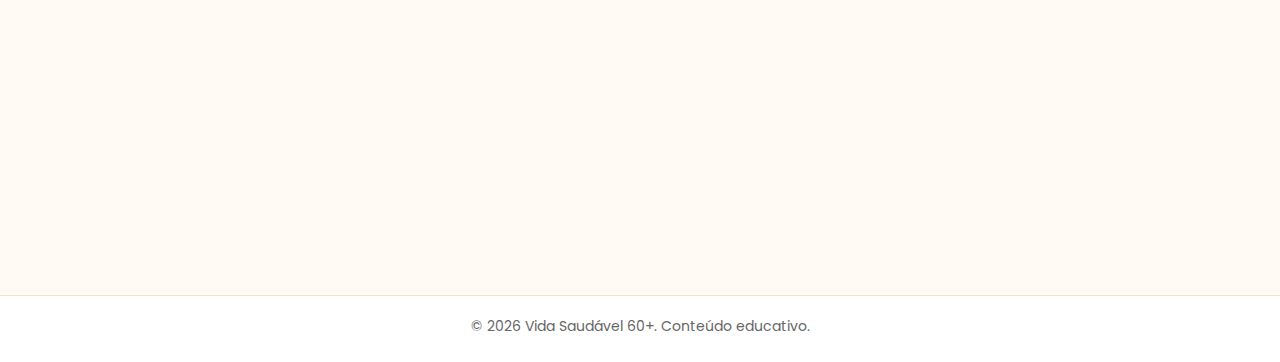
<file: saude-da-pele.html>
<!DOCTYPE html>
<html lang="pt-BR">
<head>
  <meta charset="UTF-8" />
  <meta name="viewport" content="width=device-width, initial-scale=1" />
  <title>Saúde da Pele 60+ • Cuidados e Prevenção</title>
  <meta name="description" content="Cuidados com a pele na melhor idade: mudanças do envelhecimento, proteção solar, hidratação, banho e produtos. Conteúdo fiel ao texto fornecido." />

  <!-- Fontes e Ícones -->
  <link href="https://fonts.googleapis.com/css2?family=Merriweather:wght@700&family=Poppins:wght@400;500;600&display=swap" rel="stylesheet">
  <link href="https://cdnjs.cloudflare.com/ajax/libs/font-awesome/6.6.0/css/all.min.css" rel="stylesheet">

  <!-- CSS base do projeto -->
  <link rel="stylesheet" href="style1.css" />
</head>
<body>
  <!-- Barra de progresso -->
  <div id="progressBar" aria-hidden="true"></div>

  <!-- ===== HEADER ===== -->
  <header class="site-header">
    <div class="container header-grid">
      <a class="brand" href="index.html#noticias" aria-label="Página inicial Vida Saudável 60+">
        <span class="brand-badge" aria-hidden="true">60+</span>
        <div class="brand-text">
          <h1>Vida Saudável</h1>
          <p>Saúde • Movimento • Longevidade</p>
        </div>
      </a>

      <button id="menuBtn" class="menu-btn" aria-expanded="false" aria-controls="topNav" aria-label="Abrir menu">
        <i class="fa-solid fa-bars"></i>
      </button>

      <nav id="topNav" class="top-nav" aria-label="Navegação principal">
        <a href="#inicio">Início</a>
        <a href="#introducao">Introdução</a>
        <a href="#mudancas">Mudanças</a>
        <a href="#fps">Proteção solar</a>
        <a href="#banho-produtos">Banho & hidratação</a>
        <a href="#video-pele">Vídeo</a>
        <a href="#referencias">Referências</a>
      </nav>
    </div>
  </header>

  <!-- Botão voltar -->
  <section class="section container" style="padding-top:20px; padding-bottom:0;">
    <a class="btn btn-light" href="index.html#noticias">← Voltar para a página inicial</a>
  </section>

  <!-- ===== HERO ===== -->
  <section id="inicio" class="hero" data-animate>
    <div class="container hero-grid">
      <div class="hero-text">
        <small id="dataHoje" class="hero-date" aria-live="polite"></small>
        <h2>Saúde da <span>Pele</span> na Melhor Idade</h2>
        <p>Conteúdo fiel ao texto enviado: por que a pele envelhece, como se proteger do sol, hidratar e escolher produtos adequados — para conforto e prevenção de lesões.</p>

        <!-- Áudio da página inteira -->
        <div class="audio-toolbar">
          <button class="audio-btn" data-section="page-all">
            🔊 Ouvir a página inteira
          </button>
        </div>

        <!-- Sumário -->
        <nav class="toc" aria-label="Sumário desta página">
          <strong>Sumário</strong>
          <ul>
            <li><a href="#introducao">Introdução</a></li>
            <li><a href="#video-pele">Vídeo: Cuidado com a pele</a></li>
            <li><a href="#mudancas">Mudanças com o envelhecimento</a></li>
            <li><a href="#fatores">Fatores que influenciam</a></li>
            <li><a href="#fps">Proteção solar (FPS)</a></li>
            <li><a href="#banho-produtos">Banho, hidratação e produtos</a></li>
            <li><a href="#familia">Para idosos, família e cuidadores</a></li>
            <li><a href="#referencias">Referências</a></li>
          </ul>
        </nav>
      </div>

      <aside class="alerta" role="note" aria-label="Aviso importante" data-animate>
        <i class="fa-solid fa-triangle-exclamation" aria-hidden="true"></i>
        <div>
          <h3>Informação, não diagnóstico</h3>
          <p>Este material é educativo e não substitui consulta médica. Feridas que não cicatrizam, manchas que mudam, coceira persistente ou queimadura solar importante exigem avaliação profissional.</p>
        </div>
      </aside>
    </div>
  </section>

  <main>
    <!-- Introdução -->
    <section id="introducao" class="section container" data-animate>
      <div class="audio-toolbar">
        <button class="audio-btn" data-section="introducao">🔊 Ouvir este tópico</button>
      </div>

      <h3 class="section-title"><i class="fa-solid fa-heart"></i> Introdução</h3>
      <p>Quando se trata sobre saúde da pele, poucas pessoas dizem saber como cuidar da pele de maneira adequada, sendo assim, quando há pouco cuidado com a saúde dermatológica, pode-se dizer que a pele envelhece mal, devido à falta de tratamento, cuidados necessários e importantes a pele.</p>
    </section>

    <!-- Vídeo -->
    <section id="video-pele" class="section container" data-animate aria-labelledby="titulo-video-pele">
      <div class="audio-toolbar">
        <button class="audio-btn" data-section="video-pele">🔊 Ouvir descrição do vídeo</button>
      </div>

      <h3 id="titulo-video-pele" class="section-title">
        <i class="fa-brands fa-youtube" aria-hidden="true"></i> Vídeo: Cuidado com a pele
      </h3>

      <div class="video-wrap" role="region" aria-label="Player do YouTube: Cuidado com a pele">
        <iframe
          title="Cuidado com a pele — vídeo"
          src="https://www.youtube-nocookie.com/embed/8r7b6RFdFXo?rel=0&modestbranding=1"
          loading="lazy"
          referrerpolicy="strict-origin-when-cross-origin"
          allow="accelerometer; clipboard-write; encrypted-media; gyroscope; picture-in-picture; web-share"
          allowfullscreen>
        </iframe>
      </div>

      <p class="video-actions">
        <a href="https://www.youtube.com/watch?v=8r7b6RFdFXo" target="_blank" rel="noopener">
          Abrir no YouTube
        </a>
      </p>
    </section>

    <!-- Mudanças com a idade -->
    <section id="mudancas" class="section container" data-animate>
      <div class="audio-toolbar">
        <button class="audio-btn" data-section="mudancas">🔊 Ouvir este tópico</button>
      </div>

      <h3 class="section-title"><i class="fa-regular fa-face-smile"></i> Mudanças com o envelhecimento</h3>
      <p>Com o envelhecimento, a camada externa da pele fica mais fina, pálida e menos elástica (elástina). Como os vasos sanguíneos ficam mais frágeis com a idade, os adultos mais velhos tendem a sofrer hematomas com mais facilidade. Além disso, pessoas de idade mais avançadas podem produzir menos suor e oleosidade nas glândulas da pele, causando menos hidratação.</p>
    </section>

    <!-- Fatores que influenciam -->
    <section id="fatores" class="section container" data-animate>
      <div class="audio-toolbar">
        <button class="audio-btn" data-section="fatores">🔊 Ouvir este tópico</button>
      </div>

      <h3 class="section-title"><i class="fa-solid fa-circle-nodes"></i> Fatores que influenciam a pele</h3>
      <p>Há diversos fatores aos quais o envelhecimento influencia na pele. Há as alterações que acontecem devido a idade, como a perda de fibras elásticas e colágeno, com isso fazendo que a pele pareça mais velha, haja o desenvolvimento de rugas e fazer com que a pele fique mais frágil. Pode ocorrer também alterações hormonais, e através de certas condições crônicas de saúde como diabetes, doença renal doença cardíaca e aterosclerose.</p>
      <p>Há também a exposição indiscriminada ao sol, que contribui ainda mais para o envelhecimento da pele através da emissão de raios ultravioleta (UV), que pode danificar células da pele. A curto prazo, a exposição ao sol pode ocasionar queimaduras solares e a longo prazo poderá ocorrer alterações na textura da pele e até mesmo o desenvolvimento do câncer de pele.</p>
    </section>

    <!-- Proteção solar -->
    <section id="fps" class="section container" data-animate>
      <div class="audio-toolbar">
        <button class="audio-btn" data-section="fps">🔊 Ouvir este tópico</button>
      </div>

      <h3 class="section-title"><i class="fa-solid fa-sun"></i> Proteção solar (FPS)</h3>
      <p>Ao observar estudos, nota-se que os idosos em sua maioria sabem que o uso do Filtro de Proteção Solar (FPS) é importante, porém mesmo sabendo de sua importância, eles não fazem uso regular do FPS, notando-se uma parcela bem pequena que faz uso diário. Um detalhe muito importante é que mesmo em dias nublados, onde parece que os raios solares não estão incidindo, há a necessidade de uso.</p>
    </section>

    <!-- Banho, hidratação e produtos -->
    <section id="banho-produtos" class="section container" data-animate>
      <div class="audio-toolbar">
        <button class="audio-btn" data-section="banho-produtos">🔊 Ouvir este tópico</button>
      </div>

      <h3 class="section-title"><i class="fa-solid fa-shower"></i> Banho, hidratação e produtos</h3>
      <p>Muito importante lembrar também que durante o dia e após o banho, deve-se haver a hidratação da pele. Durante o banho deve evitar a água quente, pois resseca a pele e remove a oleosidade natural. Deve-se evitar também o uso de buchas e escovas na pele senil, devido a sua fragilidade e delicadeza, podendo o uso levar a lesões.</p>
      <p>Outro cuidado que se deve tomar é em relação ao uso de sabonetes, sendo desaconselhado o uso de sabonetes em barra, que geralmente possuem pH entre 9 e 10 e evitar também sabões antissépticos, sendo recomendados sabonetes com pH ácido. O idoso deve também fazer muita ingestão de líquidos e manter em dia as consultas com o dermatologista. Para a pele seca pode-se adicionar ao ambiente um umidificador para a redução de coceiras e para que a pele não fique tão ressecada.</p>
    </section>

    <!-- Para família e cuidadores -->
    <section id="familia" class="section container" data-animate>
      <div class="audio-toolbar">
        <button class="audio-btn" data-section="familia">🔊 Ouvir este tópico</button>
      </div>

      <h3 class="section-title"><i class="fa-solid fa-people-roof"></i> Para idosos, família e cuidadores</h3>
      <p>Essas informações devem ser levadas em conta caso o idoso, familiares ou cuidadores queiram saber mais a respeito dos cuidados relacionados da pele e assim, usar das diversas formas de prevenção ainda mais novo, mas preservando mais ainda a saúde do idoso ao qual preza-se como objetivo principal.</p>
    </section>

    <!-- Referências -->
    <section id="referencias" class="section container" data-animate>
      <div class="audio-toolbar">
        <button class="audio-btn" data-section="referencias">🔊 Ouvir este tópico</button>
      </div>

      <h3 class="section-title"><i class="fa-solid fa-book"></i> Referências</h3>
      <ol class="refs">
        <li>
          NATIONAL INSTITUTE ON AGING. <em>Skin Care and Aging</em>. Disponível em:
          <a class="doi" href="https://www.nia.nih.gov/health/skin-care/skin-care-and-aging" target="_blank" rel="noopener">https://www.nia.nih.gov/health/skin-care/skin-care-and-aging</a>.
          Acesso em: 07 out. 2025.
        </li>
        <li>
          GARBACCIO, J. L.; FERREIRA, A. D.; PEREIRA, L. G. G. Conhecimento e prática referidos por idosos no autocuidado com a pele no Centro-Oeste de Minas Gerais.
          <em>Revista Brasileira de Geriatria e Gerontologia</em>, Rio de Janeiro, v. 1, n. 1, p. 45-194, dez. 2016.
          DOI: <a class="doi" href="https://doi.org/10.1590/1809-9823.2016.14237" target="_blank" rel="noopener">10.1590/1809-9823.2016.14237</a>.
          Disponível em:
          <a class="doi" href="https://www.scielo.br/j/rbgg/a/MZTxb7vmbDv7mdPsfXfGrcj/?lang=pt" target="_blank" rel="noopener">SciELO</a>.
        </li>
      </ol>
    </section>
  </main>

  <!-- Voltar ao topo -->
  <button id="toTop" class="to-top" aria-label="Voltar ao topo">
    <i class="fa-solid fa-arrow-up"></i>
  </button>

  <!-- Botão modo leitura fácil -->
  <button id="easyReadBtn" aria-label="Ativar modo leitura fácil">
    👁️ Leitura Fácil
  </button>

  <!-- ===== FOOTER ===== -->
  <footer class="site-footer">
    <div class="container">
      <p>&copy; <span id="anoAtual"></span> Vida Saudável 60+. Conteúdo educativo.</p>
    </div>
  </footer>

  <!-- JS da página (PADRÃO IGUAL ÀS OUTRAS) -->
  <script>
    // Data de hoje em português
    (function setDataHoje(){
      const el = document.getElementById('dataHoje');
      if(!el) return;
      const agora = new Date();
      const dias = ['domingo','segunda-feira','terça-feira','quarta-feira','quinta-feira','sexta-feira','sábado'];
      const meses = ['janeiro','fevereiro','março','abril','maio','junho','julho','agosto','setembro','outubro','novembro','dezembro'];
      const texto = `${dias[agora.getDay()]}, ${agora.getDate()} de ${meses[agora.getMonth()]} de ${agora.getFullYear()}`;
      el.textContent = texto;
    })();

    // Ano atual
    document.getElementById('anoAtual').textContent = new Date().getFullYear();

    // Menu responsivo
    const menuBtn = document.getElementById('menuBtn');
    const topNav = document.getElementById('topNav');
    if (menuBtn && topNav) {
      menuBtn.addEventListener('click', () => {
        const isOpen = topNav.classList.toggle('open');
        menuBtn.setAttribute('aria-expanded', isOpen ? 'true' : 'false');
      });
    }

    // Barra de progresso + botão voltar ao topo
    const bar = document.getElementById('progressBar');
    const toTop = document.getElementById('toTop');

    window.addEventListener('scroll', () => {
      const h = document.documentElement;
      const s = (h.scrollTop) / (h.scrollHeight - h.clientHeight) * 100;
      if (bar) bar.style.width = s + '%';
      if (toTop) toTop.classList.toggle('show', h.scrollTop > 300);
    }, { passive: true });

    toTop?.addEventListener('click', () => {
      window.scrollTo({ top: 0, behavior:'smooth' });
    });

    // Animação de entrada
    const ob = new IntersectionObserver(entries => {
      entries.forEach(e => {
        if(e.isIntersecting) e.target.classList.add('visible');
      });
    }, {threshold:0.2});

    document.querySelectorAll('[data-animate]').forEach(el => ob.observe(el));

    // Modo leitura fácil
    document.getElementById('easyReadBtn')?.addEventListener('click', () => {
      document.body.classList.toggle('easy-read');
    });

    // ===== LEITURA EM ÁUDIO POR TÓPICO (PADRÃO) =====
    function speakText(text) {
      if (!('speechSynthesis' in window)) {
        alert('Seu navegador não suporta leitura em voz. Tente usar o Google Chrome 😉');
        return;
      }

      // Para o que estiver tocando
      window.speechSynthesis.cancel();

      const utter = new SpeechSynthesisUtterance(text);
      utter.lang = 'pt-BR';
      utter.rate = 0.9;  // padrão (um pouco mais devagar)
      utter.pitch = 1;

      window.speechSynthesis.speak(utter);
    }

    document.querySelectorAll('.audio-btn').forEach(btn => {
      btn.addEventListener('click', () => {
        const target = btn.getAttribute('data-section');

        if (target === 'page-all') {
          const main = document.querySelector('main');
          if (!main) return;
          speakText(main.innerText);
          return;
        }

        const section = document.getElementById(target);
        if (!section) return;

        speakText(section.innerText);
      });
    });

    // Cancela áudio ao sair da página
    window.addEventListener('beforeunload', () => {
      window.speechSynthesis.cancel();
    });
  </script>
</body>
</html>
</file>
<file: caca.css>
:root{
  --bg:#0c0d10;
  --panel:#12141a;
  --panel-2:#171923;
  --text:#e7e9ee;
  --muted:#aab1c2;
  --brand:#ffd166;
  --ok:#27d17f;
  --grid:#25293a;
  --cell:#1a1f2e;
  --cell-hover:#22283a;
  --cell-select:#2d3a66;
  --cell-found:#233a2d;
  --shadow:0 10px 30px rgba(0,0,0,.35);
}

*{box-sizing:border-box}
html,body{height:100%}
body{
  margin:0;
  font-family:system-ui,-apple-system,Segoe UI,Roboto,Ubuntu,Cantarell,Arial,"Noto Sans","Helvetica Neue",sans-serif;
  background:linear-gradient(180deg,#0b0c10 0%, #0f1118 100%);
  color:var(--text);
}

/* Header */
.cp-header{
  position:sticky; top:0; z-index:10;
  display:flex; align-items:center; gap:16px;
  padding:14px 18px;
  background:rgba(12,13,16,.8);
  backdrop-filter:saturate(120%) blur(10px);
  border-bottom:1px solid #202433;
}
.cp-header .back{
  color:var(--brand); text-decoration:none; font-weight:600;
  padding:6px 10px; border-radius:999px; border:1px solid currentColor;
}
.cp-header h1{ margin:0; font-size:1.25rem; letter-spacing:.3px; }

/* Layout principal */
.cp-wrap{ width:min(1100px,92%); margin:28px auto; }
.cp-panel{
  background:linear-gradient(180deg,var(--panel) 0%, var(--panel-2) 100%);
  border:1px solid #202433; border-radius:18px; box-shadow:var(--shadow);
  padding:18px;
}
.cp-top{
  display:flex; gap:16px; align-items:center; justify-content:space-between;
  padding-bottom:14px; border-bottom:1px solid #22283a; margin-bottom:14px;
}
.cp-title{ margin:.2rem 0; font-size:1.2rem }
.cp-sub{ margin:.2rem 0; color:var(--muted) }

.cp-controls{ display:flex; gap:10px; flex-wrap:wrap }
.btn{
  appearance:none; border:0; border-radius:999px;
  padding:10px 16px; font-weight:700; cursor:pointer;
  background:var(--brand); color:#1b1b1b;
  box-shadow:0 4px 12px rgba(0,0,0,.25);
}
.btn:hover{ filter:brightness(.96) }
.btn:active{ transform:translateY(1px) }
.btn.btn-ghost{
  background:transparent; color:var(--brand); border:1px solid var(--brand);
}

/* Jogo */
.cp-game{
  display:grid; grid-template-columns: 1fr 280px; gap:18px;
}

/* === RESPONSIVO: grade e células adaptáveis ao nº de colunas === */
.grid{
  display:grid;
  grid-template-columns: repeat(var(--cols, 10), 1fr);
  gap:8px;
  padding:12px;
  background:var(--grid);
  border-radius:14px;
  border:1px solid #262a3b;
  touch-action: none; /* melhor gesto no mobile */
}

.cell{
  aspect-ratio: 1 / 1;
  display:flex; align-items:center; justify-content:center;
  user-select:none; -webkit-user-select:none;
  background:var(--cell); border:1px solid #2a3044; border-radius:12px;
  font-weight:900; letter-spacing:.5px;
  /* fonte se adapta ao nº de colunas e à largura da tela */
  font-size: clamp(12px, calc(70vw / var(--cols, 10) * 0.65), 28px);
  transition: background .15s ease, transform .05s ease, border-color .15s ease;
}

@media (min-width: 920px){
  .cell{
    font-size: clamp(14px, calc(900px / var(--cols, 10) * 0.5), 30px);
  }
}

.cell:hover{ background:var(--cell-hover) }
.cell[data-state="start"]{ outline:2px solid var(--brand); outline-offset:2px }
.cell[data-state="select"]{ background:var(--cell-select); border-color:#3a4a7a }
.cell[data-state="found"]{ background:var(--cell-found); border-color:#2a5b3d; color:#d9ffea }

/* Painel lateral */
.cp-aside{
  background:#121722; border:1px solid #252a3b;
  border-radius:14px; padding:14px; height:100%;
}
.cp-aside h3{ margin:6px 0 10px }
.lista{
  list-style:none; margin:0; padding:0; display:grid; gap:6px;
}
.lista li{
  padding:8px 10px; border-radius:10px; background:#151a26; border:1px dashed #2a2f42;
  display:flex; align-items:center; justify-content:space-between; gap:8px;
  color:#d3d7e2; font-weight:700;
}
.lista li[data-found="true"]{
  background:#13241b; border-style:solid; border-color:#285c41; color:#c9ffe2;
}
.badge{
  font-size:.78rem; padding:4px 8px; border-radius:999px; border:1px solid #2b3150; color:#94a0bf;
}
.lista li[data-found="true"] .badge{
  border-color:#2a6e4c; color:#8ae7b9;
}

/* Stats */
.cp-stats{
  display:flex; gap:12px; align-items:center; justify-content:space-between;
  margin-top:12px; padding-top:12px; border-top:1px solid #22283a;
  color:var(--muted);
}
.cp-stats strong{ color:#e9ecf4 }

/* Dialog de vitória */
#win{
  border:0; border-radius:16px; padding:24px 18px;
  background:linear-gradient(180deg,#121826 0%, #0f1522 100%);
  color:var(--text); width:min(420px, 92%);
  box-shadow:0 20px 40px rgba(0,0,0,.5), inset 0 0 0 1px #2a3044;
}
#win::backdrop{ background:rgba(0,0,0,.6) }
#win h2{ margin:0 0 8px }
#win p{ margin:0 0 16px; color:var(--muted) }
#win .btn{ width:100% }

/* Responsivo layout */
@media (max-width: 920px){
  .cp-game{ grid-template-columns: 1fr; }
  .cp-aside{ order:2 }
}
@media (max-width: 520px){
  .grid{ gap:6px; padding:10px; }
  .cell{ border-radius:10px; }
  .cp-title{ font-size:1.08rem }
}
</file>
<file: style1.css>
/* =========================
   VARIÁVEIS E BASE
   ========================= */
:root{
  --bg: #fffaf3;
  --card: #ffffff;
  --text: #232323;
  --muted: #666666;
  --brand: #ff7a00;
  --brand-2: #ffd633;
  --border: #efe3cf;
  --radius: 18px;
  --shadow-soft: 0 8px 18px rgba(0,0,0,.06);
  --shadow-strong: 0 14px 28px rgba(0,0,0,.12);
  --space: clamp(16px, 3vw, 28px);
  --container: 1120px;
}

*{
  margin:0;
  padding:0;
  box-sizing:border-box;
}

html{
  scroll-behavior:smooth;
}

body{
  font-family:'Poppins',system-ui,-apple-system,Segoe UI,Roboto,Ubuntu,Cantarell,sans-serif;
  background:var(--bg);
  color:var(--text);
  line-height:1.85;
  font-size:16px;
  -webkit-font-smoothing:antialiased;
  text-rendering:optimizeLegibility;
}

/* modo leitura fácil (botão 👁️) */
body.easy-read{
  background:#ffffff;
  color:#000000;
  font-size:18px;
  line-height:2;
  letter-spacing:0.2px;
}

img{
  max-width:100%;
  display:block;
}

a{
  color:var(--brand);
  text-decoration:none;
}

a:hover{
  color:#b85d00;
  text-decoration:underline;
}

/* foco visível */
:focus-visible{
  outline:3px solid var(--brand);
  outline-offset:3px;
}

/* Container e seções */
.container{
  width:min(var(--container), 92%);
  margin-inline:auto;
}

.section{
  padding:var(--space) 0;
}

.section-title{
  font-family:'Merriweather', serif;
  font-weight:700;
  font-size:clamp(20px, 2.2vw, 26px);
  display:flex;
  align-items:center;
  gap:8px;
  margin-bottom:12px;
  color:#222222;
}

.section-title i{
  font-size:18px;
  color:var(--brand);
}

/* =========================
   HEADER
   ========================= */
.site-header{
  background:#ffffff;
  border-bottom:1px solid var(--border);
  position:sticky;
  top:0;
  z-index:20;
  backdrop-filter:blur(6px);
}

.header-flex{
  display:flex;
  align-items:center;
  justify-content:space-between;
  gap:16px;
  padding:10px 0;
}

.brand{
  display:flex;
  align-items:center;
  gap:10px;
  color:inherit;
}

.brand-badge{
  width:46px;
  height:46px;
  border-radius:14px;
  display:grid;
  place-items:center;
  font-weight:800;
  background:linear-gradient(135deg,var(--brand),var(--brand-2));
  color:#000;
}

.brand-text h1{
  font-family:'Merriweather',serif;
  font-size:20px;
  line-height:1.1;
}

.brand-text p{
  font-size:12px;
  color:var(--muted);
}

/* menu */
.menu-btn{
  display:none;
  width:42px;
  height:42px;
  border-radius:10px;
  border:1px solid var(--border);
  background:#ffffff;
  box-shadow:var(--shadow-soft);
  align-items:center;
  justify-content:center;
  cursor:pointer;
}

.menu-btn i{
  font-size:18px;
}

.top-nav{
  display:flex;
  align-items:center;
  gap:12px;
  font-size:14px;
}

.top-nav a{
  padding:6px 10px;
  border-radius:999px;
  transition:background .15s ease, box-shadow .15s ease, transform .15s ease;
}

.top-nav a:hover{
  background:#ffffff;
  box-shadow:var(--shadow-soft);
  transform:translateY(-1px);
}

/* =========================
   BOTÕES
   ========================= */
.btn{
  display:inline-flex;
  align-items:center;
  gap:6px;
  padding:8px 16px;
  border-radius:12px;
  border:1px solid transparent;
  font-size:14px;
  font-weight:600;
  cursor:pointer;
  transition:transform .15s ease, box-shadow .15s ease, filter .15s ease;
}

.btn-light{
  background:#ffffff;
  border-color:var(--border);
  color:#333333;
  box-shadow:var(--shadow-soft);
}

.btn-ghost{
  background:#fffaf0;
  border-color:var(--border);
  color:#444444;
}

.btn:hover{
  transform:translateY(-1px);
  box-shadow:var(--shadow-strong);
  filter:brightness(1.01);
}

/* =========================
   HERO
   ========================= */
.hero{
  background:
    radial-gradient(1200px 420px at 10% -10%, #fff1dc 0%, rgba(255,255,255,0) 60%),
    radial-gradient(1200px 420px at 90% -10%, #ffeaa6 0%, rgba(255,255,255,0) 60%);
  padding:40px 0 28px;
  border-bottom:1px solid var(--border);
}

.hero-grid{
  display:grid;
  grid-template-columns: minmax(0, 2.1fr) minmax(0,1.4fr);
  gap:20px;
  align-items:flex-start;
}

.hero-text h2{
  font-family:'Merriweather',serif;
  font-size:clamp(26px,3vw,34px);
  margin-bottom:8px;
}

.hero-text h2 span{
  background:linear-gradient(90deg,var(--brand),var(--brand-2));
  -webkit-background-clip:text;
  background-clip:text;
  color:transparent;
}

.hero-text p{
  font-size:16px;
  color:#333333;
}

.hero-date{
  font-size:13px;
  color:var(--muted);
  display:block;
  margin-bottom:4px;
}

/* =========================
   SUMÁRIO (TOC)
   ========================= */
.toc{
  margin-top:14px;
  background:#ffffff;
  border:1px solid var(--border);
  border-radius:16px;
  padding:12px 14px;
  box-shadow:var(--shadow-soft);
  max-width:480px;
}

.toc strong{
  display:block;
  margin-bottom:6px;
  color:#222222;
  font-size:14px;
}

.toc ul{
  list-style:none;
  display:grid;
  grid-template-columns:repeat(auto-fit,minmax(180px,1fr));
  gap:4px 10px;
}

.toc a{
  font-size:13px;
}

/* =========================
   CAIXA DE ALERTA HERO
   ========================= */
.alerta{
  background:#ffffff;
  border-radius:16px;
  border:1px solid var(--border);
  padding:14px 16px;
  box-shadow:var(--shadow-soft);
  display:flex;
  gap:10px;
}

.alerta i{
  font-size:20px;
  color:#d9534f;
  margin-top:3px;
}

.alerta h3{
  font-size:16px;
  margin-bottom:4px;
}

/* =========================
   ÁUDIO POR TÓPICO
   ========================= */
.audio-toolbar{
  display:flex;
  gap:8px;
  margin:10px 0 6px;
  flex-wrap:wrap;
}

.audio-btn{
  display:inline-flex;
  align-items:center;
  gap:6px;
  border-radius:999px;
  padding:7px 14px;
  border:1px solid var(--border);
  background:#fff7e8;
  color:#563200;
  font-size:13px;
  cursor:pointer;
  box-shadow:0 4px 10px rgba(0,0,0,.05);
  transition:background .15s ease, transform .15s ease, box-shadow .15s ease, border-color .15s ease;
}

.audio-btn:hover{
  background:#ffe3b7;
  border-color:#f3b257;
  transform:translateY(-1px);
  box-shadow:var(--shadow-soft);
}

/* =========================
   BLOCOS ESPECÍFICOS
   ========================= */

/* KPIs */
.kpis{
  display:grid;
  grid-template-columns:repeat(auto-fit,minmax(220px,1fr));
  gap:12px;
  margin:12px 0;
}

.kpi{
  background:#ffffff;
  border-radius:14px;
  border:1px solid var(--border);
  box-shadow:var(--shadow-soft);
  padding:10px 12px;
}

.kpi h4{
  font-size:15px;
  margin-bottom:4px;
}

.kpi p{
  font-size:13px;
  color:var(--muted);
}

/* badge */
.badge{
  display:inline-block;
  margin-top:6px;
  padding:6px 12px;
  border-radius:999px;
  background:#fff2cc;
  border:1px solid #f3d08c;
  font-size:13px;
}

/* callouts */
.callouts{
  display:grid;
  grid-template-columns:repeat(auto-fit,minmax(260px,1fr));
  gap:12px;
  margin-top:12px;
}

.callout{
  background:#ffffff;
  border-radius:16px;
  border:1px solid var(--border);
  box-shadow:var(--shadow-soft);
  padding:12px 14px;
  font-size:14px;
}

.callout.info{
  background:#f4fbff;
  border-color:#c4e6ff;
}

/* tabela equipe */
.table-wrap{
  margin-top:10px;
  overflow-x:auto;
}

table.clean{
  width:100%;
  border-collapse:collapse;
  font-size:14px;
}

table.clean thead{
  background:#fff2dc;
}

table.clean th,
table.clean td{
  padding:10px;
  border-bottom:1px solid #f0e2cf;
  text-align:left;
}

table.clean tbody tr:nth-child(even){
  background:#fffdf7;
}

/* dicas */
.tips{
  display:grid;
  grid-template-columns:repeat(auto-fit,minmax(250px,1fr));
  gap:10px;
}

.tip{
  display:flex;
  gap:10px;
  background:#ffffff;
  border-radius:14px;
  border:1px solid var(--border);
  padding:10px 12px;
  box-shadow:var(--shadow-soft);
  font-size:14px;
}

.tip i{
  font-size:20px;
  color:var(--brand);
  margin-top:2px;
}

/* lista alerta */
.alert-list{
  margin:8px 0 0 18px;
  font-size:14px;
}

.alert-list li{
  margin-bottom:6px;
}

/* vídeos */
.section-head{
  display:flex;
  justify-content:space-between;
  align-items:flex-end;
  margin-bottom:8px;
}

.video-grid{
  display:grid;
  grid-template-columns:repeat(auto-fit,minmax(280px,1fr));
  gap:14px;
}

.video-wrap{
  position:relative;
  width:100%;
  aspect-ratio:16/9;
  border-radius:16px;
  overflow:hidden;
  background:#000;
  box-shadow:var(--shadow-soft);
}

.video-wrap iframe{
  position:absolute;
  inset:0;
  width:100%;
  height:100%;
  border:0;
}

/* cards de vídeo */
.card{
  background:#ffffff;
  border-radius:16px;
  border:1px solid var(--border);
  box-shadow:var(--shadow-soft);
  overflow:hidden;
  display:flex;
  flex-direction:column;
}

.card-body{
  padding:10px 12px 12px;
}

.card-body h4{
  font-size:15px;
  margin-bottom:4px;
}

.card-body p{
  font-size:13px;
  color:var(--muted);
}

.actions-row{
  margin-top:8px;
}

/* referências */
.refs{
  margin-top:8px;
  padding-left:18px;
  font-size:13px;
}

.refs li{
  margin-bottom:6px;
}

.doi{
  font-size:13px;
}

/* =========================
   PROGRESSO / TO-TOP / LEITURA FÁCIL
   ========================= */
#progressBar{
  position:fixed;
  top:0;
  left:0;
  height:4px;
  width:0%;
  background:linear-gradient(90deg,var(--brand),var(--brand-2));
  z-index:999;
}

.to-top{
  position:fixed;
  right:16px;
  bottom:16px;
  width:44px;
  height:44px;
  border-radius:12px;
  border:1px solid var(--border);
  background:#ffffff;
  display:none;
  align-items:center;
  justify-content:center;
  box-shadow:var(--shadow-soft);
  cursor:pointer;
  z-index:50;
  transition:transform .15s ease, box-shadow .15s ease, opacity .15s ease;
}

.to-top i{
  font-size:16px;
  color:#444444;
}

.to-top.show{
  display:flex;
  opacity:1;
}

.to-top:hover{
  transform:translateY(-2px);
  box-shadow:var(--shadow-strong);
}

#easyReadBtn{
  position:fixed;
  left:16px;
  bottom:16px;
  z-index:50;
  padding:8px 16px;
  border-radius:999px;
  border:0;
  background:var(--brand-2);
  color:#000;
  font-weight:700;
  font-size:14px;
  box-shadow:var(--shadow-soft);
  cursor:pointer;
  display:inline-flex;
  align-items:center;
  gap:6px;
  transition:transform .15s ease, box-shadow .15s ease, filter .15s ease;
}

#easyReadBtn:hover{
  transform:translateY(-2px);
  box-shadow:var(--shadow-strong);
  filter:brightness(1.03);
}

/* animação de entrada */
[data-animate]{
  opacity:0;
  transform:translateY(24px);
  transition:opacity .6s ease-out, transform .6s ease-out;
}

[data-animate].visible{
  opacity:1;
  transform:none;
}

/* rodapé */
.site-footer{
  margin-top:var(--space);
  padding:18px 0 22px;
  border-top:1px solid var(--border);
  background:#ffffff;
  text-align:center;
  font-size:14px;
  color:var(--muted);
}

/* =========================
   RESPONSIVO
   ========================= */
@media (max-width: 900px){
  .hero-grid{
    grid-template-columns:1fr;
  }

  .alerta{
    margin-top:16px;
  }

  .top-nav{
    position:absolute;
    right:0;
    top:60px;
    background:#ffffff;
    border-left:1px solid var(--border);
    border-bottom:1px solid var(--border);
    padding:10px 12px;
    border-radius:0 0 14px 14px;
    box-shadow:var(--shadow-strong);
    flex-direction:column;
    align-items:flex-start;
    gap:6px;
    min-width:220px;
    display:none;
  }

  .top-nav.open{
    display:flex;
  }

  .menu-btn{
    display:flex;
  }
}

@media (max-width: 640px){
  body{
    font-size:15px;
  }

  .hero{
    padding:28px 0 20px;
  }

  .section{
    padding:18px 0;
  }

  .audio-btn{
    width:100%;
    justify-content:center;
  }

  #easyReadBtn{
    left:50%;
    transform:translateX(-50%);
    bottom:70px;
  }

  .to-top{
    right:50%;
    transform:translateX(50%);
  }
}
</file>
<file: style0.css>
/* =========================
   VARIÁVEIS E BASE
   ========================= */
:root{
  --bg: #fffaf3;
  --card: #ffffff;
  --text: #232323;
  --muted: #666666;
  --brand: #ff7a00;
  --brand-2: #ffd633;
  --border: #efe3cf;
  --radius: 18px;
  --shadow-soft: 0 8px 18px rgba(0,0,0,.06);
  --shadow-strong: 0 14px 28px rgba(0,0,0,.12);
  --space: clamp(16px, 3vw, 28px);
  --container: 1120px;
}

*{
  margin:0;
  padding:0;
  box-sizing:border-box;
}

html{
  scroll-behavior:smooth;
}

body{
  font-family:'Poppins',system-ui,-apple-system,Segoe UI,Roboto,Ubuntu,Cantarell,sans-serif;
  background:var(--bg);
  color:var(--text);
  line-height:1.85;
  font-size:16px;
  -webkit-font-smoothing:antialiased;
  text-rendering:optimizeLegibility;
}

/* modo leitura fácil (ativado pelo botão 👁️) */
body.easy-read{
  background:#ffffff;
  color:#000000;
  font-size:18px;
  line-height:2;
  letter-spacing:0.2px;
}

img{
  max-width:100%;
  display:block;
}

a{
  color:var(--brand);
  text-decoration:none;
}

a:hover{
  color:#b85d00;
  text-decoration:underline;
}

/* foco visível para acessibilidade */
:focus-visible{
  outline:3px solid var(--brand);
  outline-offset:3px;
}

/* Container e seções gerais */
.container{
  width:min(var(--container), 92%);
  margin-inline:auto;
}

.section{
  padding:var(--space) 0;
}

.section-title{
  font-family:'Merriweather', serif;
  font-weight:700;
  font-size:clamp(22px, 2.4vw, 28px);
  display:flex;
  align-items:center;
  gap:10px;
  margin-bottom:12px;
  color:#222222;
}

.section-title i{
  font-size:20px;
  color:var(--brand);
}

h3{
  font-weight:600;
  margin:12px 0 6px;
}

h4{
  font-weight:500;
  margin:8px 0 4px;
}

/* textos utilitários */
.lead{
  font-size:18px;
  color:#333333;
  max-width:900px;
  margin-inline:auto;
}

.muted{
  color:var(--muted);
  font-size:14px;
}

/* listas */
.list{
  margin:10px 0 12px 22px;
}

.list li{
  margin-bottom:8px;
}

/* =========================
   HERO PADRÃO DE ARTIGO
   ========================= */
.hero{
  background:
    radial-gradient(1200px 420px at 10% -10%, #fff1dc 0%, rgba(255,255,255,0) 60%),
    radial-gradient(1200px 420px at 90% -10%, #ffeaa6 0%, rgba(255,255,255,0) 60%);
  padding:70px 0 34px;
  border-bottom:1px solid var(--border);
}

.hero .pill{
  display:inline-flex;
  align-items:center;
  gap:8px;
  background:#ffffff;
  border:1px solid var(--border);
  padding:8px 14px;
  border-radius:999px;
  font-size:13px;
  color:#444444;
  box-shadow:var(--shadow-soft);
}

.hero .pill i{
  color:var(--brand);
}

.hero h1{
  margin-top:14px;
  font-family:'Merriweather', serif;
  font-size:clamp(26px, 3.8vw, 40px);
  color:#222222;
}

.hero .lead{
  margin-top:10px;
  margin-bottom:14px;
}

/* botão voltar */
.back-btn{
  display:inline-flex;
  align-items:center;
  gap:8px;
  margin-top:12px;
  padding:10px 18px;
  border-radius:12px;
  background:linear-gradient(135deg,var(--brand),var(--brand-2));
  color:#222222;
  font-weight:600;
  border:1px solid #f1b951;
  box-shadow:var(--shadow-soft);
  transition:transform .15s ease, box-shadow .15s ease, filter .15s ease;
}

.back-btn i{
  font-size:14px;
}

.back-btn:hover{
  transform:translateY(-2px);
  box-shadow:var(--shadow-strong);
  filter:brightness(1.02);
}

/* =========================
   SUMÁRIO (TOC)
   ========================= */
.toc{
  margin-top:18px;
  background:#ffffff;
  border:1px solid var(--border);
  border-radius:16px;
  padding:14px 16px;
  box-shadow:var(--shadow-soft);
  max-width:720px;
}

.toc strong{
  display:block;
  margin-bottom:8px;
  color:#222222;
}

.toc ul{
  list-style:none;
  display:grid;
  grid-template-columns:repeat(auto-fit, minmax(210px, 1fr));
  gap:6px 12px;
}

.toc a{
  display:inline-flex;
  align-items:center;
  gap:8px;
  font-size:14px;
  color:var(--brand);
}

.toc a i{
  font-size:13px;
}

/* =========================
   ÁUDIO POR TÓPICO
   ========================= */
.audio-toolbar{
  display:flex;
  justify-content:flex-start;
  gap:8px;
  margin-bottom:8px;
  flex-wrap:wrap;
}

.audio-btn{
  display:inline-flex;
  align-items:center;
  gap:6px;
  border-radius:999px;
  padding:8px 14px;
  border:1px solid var(--border);
  background:#fff7e8;
  color:#563200;
  font-size:14px;
  cursor:pointer;
  box-shadow:0 4px 10px rgba(0,0,0,.05);
  transition:background .15s ease, transform .15s ease, box-shadow .15s ease, border-color .15s ease;
}

.audio-btn:hover{
  background:#ffe8c0;
  border-color:#f3b257;
  transform:translateY(-1px);
  box-shadow:var(--shadow-soft);
}

/* botão geral no hero pode ter destaque extra se quiser */
.hero .audio-toolbar{
  margin-top:12px;
}

/* =========================
   VÍDEOS
   ========================= */
.video-wrap{
  position:relative;
  width:100%;
  aspect-ratio:16/9;
  border-radius:16px;
  overflow:hidden;
  box-shadow:var(--shadow-soft);
  background:#000;
  margin-top:10px;
}

.video-wrap iframe{
  position:absolute;
  inset:0;
  width:100%;
  height:100%;
  border:0;
}

/* =========================
   CAIXAS EM DESTAQUE / ALERTA
   ========================= */
.highlight{
  background:#fff9e6;
  border-left:6px solid var(--brand);
  padding:14px 18px;
  border-radius:12px;
  margin:14px 0;
  box-shadow:0 4px 12px rgba(0,0,0,.04);
}

.alerta{
  display:flex;
  gap:12px;
  align-items:flex-start;
  background:#ffffff;
  border:1px solid var(--border);
  border-radius:16px;
  padding:14px 16px;
  box-shadow:var(--shadow-soft);
  margin:var(--space) 0;
}

.alerta i{
  font-size:20px;
  color:var(--brand);
  margin-top:3px;
}

/* =========================
   PROGRESSO, TO-TOP, LEITURA FÁCIL
   ========================= */
#progressBar{
  position:fixed;
  top:0;
  left:0;
  height:4px;
  width:0%;
  background:linear-gradient(90deg,var(--brand),var(--brand-2));
  z-index:999;
}

/* botão voltar ao topo */
.to-top{
  position:fixed;
  right:16px;
  bottom:16px;
  width:44px;
  height:44px;
  border-radius:12px;
  border:1px solid var(--border);
  background:#ffffff;
  display:none;
  align-items:center;
  justify-content:center;
  box-shadow:var(--shadow-soft);
  cursor:pointer;
  z-index:50;
  transition:transform .15s ease, box-shadow .15s ease, opacity .15s ease;
}

.to-top i{
  font-size:16px;
  color:#444444;
}

.to-top.show{
  display:flex;
  opacity:1;
}

.to-top:hover{
  transform:translateY(-2px);
  box-shadow:var(--shadow-strong);
}

/* botão leitura fácil */
#easyReadBtn{
  position:fixed;
  left:16px;
  bottom:16px;
  z-index:50;
  padding:8px 16px;
  border-radius:999px;
  border:0;
  background:var(--brand-2);
  color:#000;
  font-weight:700;
  font-size:14px;
  box-shadow:var(--shadow-soft);
  cursor:pointer;
  display:inline-flex;
  align-items:center;
  gap:6px;
  transition:transform .15s ease, box-shadow .15s ease, filter .15s ease;
}

#easyReadBtn:hover{
  transform:translateY(-2px);
  box-shadow:var(--shadow-strong);
  filter:brightness(1.03);
}

/* =========================
   ANIMAÇÃO DE ENTRADA
   ========================= */
[data-animate]{
  opacity:0;
  transform:translateY(26px);
  transition:opacity .6s ease-out, transform .6s ease-out;
}

[data-animate].visible{
  opacity:1;
  transform:none;
}

/* =========================
   RODAPÉ
   ========================= */
.site-footer{
  margin-top:var(--space);
  padding:18px 0 22px;
  border-top:1px solid var(--border);
  background:#ffffff;
  text-align:center;
  font-size:14px;
  color:var(--muted);
}

/* =========================
   RESPONSIVIDADE
   ========================= */
@media (max-width: 900px){
  .hero{
    padding:50px 0 26px;
  }

  .toc ul{
    grid-template-columns:1fr 1fr;
  }

  .audio-toolbar{
    justify-content:flex-start;
  }
}

@media (max-width: 640px){
  body{
    font-size:15px;
  }

  .hero{
    padding:40px 0 22px;
  }

  .hero h1{
    font-size:clamp(24px, 7vw, 30px);
  }

  .lead{
    font-size:16px;
  }

  .toc{
    padding:12px 12px;
  }

  .toc ul{
    grid-template-columns:1fr;
  }

  .audio-btn{
    width:100%;
    justify-content:center;
  }

  #easyReadBtn{
    left:50%;
    transform:translateX(-50%);
    bottom:70px;
  }

  .to-top{
    right:50%;
    transform:translateX(50%);
  }
}
</file>
<file: memoria-frutas.css>
:root{
  --bg:#fffaf3;
  --ink:#232323;
  --muted:#666;
  --brand:#ff7a00;
  --brand-2:#ffd633;
  --border:#efe3cf;
  --shadow:0 10px 20px rgba(0,0,0,.08);
  --radius:16px;
  --gap: clamp(6px, 2.2vw, 14px);
  --cols: 4;           /* definido via JS para caber na tela */
  --card-size: 80px;   /* definido via JS para caber na tela */
}
*{box-sizing:border-box}
html{scroll-behavior:smooth}
body{
  margin:0;
  font-family: system-ui, -apple-system, Segoe UI, Roboto, Poppins, Arial, sans-serif;
  background:var(--bg); color:var(--ink); line-height:1.6;
}
.container{width:min(980px,94%); margin-inline:auto}

/* Header compacto */
.header{
  position:sticky; top:0; z-index:10;
  background:rgba(255,255,255,.9); backdrop-filter: blur(10px);
  border-bottom:1px solid var(--border);
}
.header .bar{
  display:flex; align-items:center; justify-content:space-between; gap:10px;
  min-height:60px; padding:0 8px;
}
.brand{display:flex; align-items:center; gap:10px}
.brand-badge{
  width:40px;height:40px;border-radius:50%;display:grid;place-items:center;
  background:linear-gradient(135deg,var(--brand),var(--brand-2)); color:#1a1a1a; font-weight:800;
}
.brand h1{font-size:16px; margin:0; line-height:1.1}
.brand p{margin:0; font-size:12px; color:#1a1a1a}
.btn{
  touch-action: manipulation;
  display:inline-flex; align-items:center; justify-content:center; gap:8px;
  padding:10px 14px; border-radius:12px; border:1px solid var(--border);
  background:#fff; color:#1a1a1a; font-weight:700; cursor:pointer; box-shadow:var(--shadow)
}
.btn.primary{ background:var(--brand) }
.btn:active{ transform: translateY(1px) }

/* HUD mínima */
.hud{ padding:10px 0 }
.panel{
  background:#fff; border:1px solid var(--border); border-radius:var(--radius);
  box-shadow:var(--shadow); padding:10px;
}
.stats{
  display:grid; grid-template-columns: repeat(3, 1fr); gap:8px; text-align:center;
}
.stat{ background:#fffdf7; border:1px solid var(--border); border-radius:12px; padding:8px }
.stat span{display:block; font-size:12px; color:#555}
.stat b{font-size:18px}
.controls{
  display:flex; gap:8px; justify-content:center; flex-wrap:wrap; margin-top:8px;
}

/* Tabuleiro: SEMPRE cabe na tela (JS define --cols e --card-size) */
.board-wrap{ margin: 10px 0 20px }
.board{
  display:grid; gap: var(--gap);
  grid-template-columns: repeat(var(--cols), var(--card-size));
  justify-content: center;
}
.card{
  width: var(--card-size);
  height: var(--card-size);
  position:relative; border-radius:14px;
  transform-style:preserve-3d; transition: transform .4s ease;
  cursor:pointer; user-select:none; outline:none;
  will-change: transform;
}
.card .side{
  position:absolute; inset:0; display:grid; place-items:center;
  border:1px solid var(--border); border-radius:14px; backface-visibility:hidden;
}
.card .front{
  background:#fff; box-shadow:var(--shadow);
  font-size: clamp(22px, 7vw, 34px);
}
.card .back{
  transform:rotateY(180deg);
  background:linear-gradient(135deg,#ffe5c2 0%, #fff7d1 100%);
  color:#1a1a1a; font-weight:800; font-size: clamp(28px, 9vw, 40px);
}
.card.flip{ transform: rotateY(180deg) }
.card.matched{ pointer-events:none }

/* Modal */
.modal-wrap{
  position:fixed; inset:0; background:rgba(0,0,0,.28);
  display:none; align-items:center; justify-content:center; padding:16px; z-index:20;
}
.modal{ width:min(420px,96%); background:#fff; border:1px solid var(--border); border-radius:16px; box-shadow:var(--shadow); padding:16px }
.modal h3{ margin:0 0 6px }
.modal p{ margin:6px 0 }
.modal .row{ display:flex; gap:8px; justify-content:flex-end; margin-top:10px }
.modal-wrap.show{ display:flex }

/* Acessibilidade básica */
.sr-only{position:absolute;width:1px;height:1px;padding:0;margin:-1px;overflow:hidden;clip:rect(0,0,0,0);white-space:nowrap;border:0}

/* Menos animação para quem preferir */
@media (prefers-reduced-motion: reduce){
  .card{ transition:none }
}
</file>
